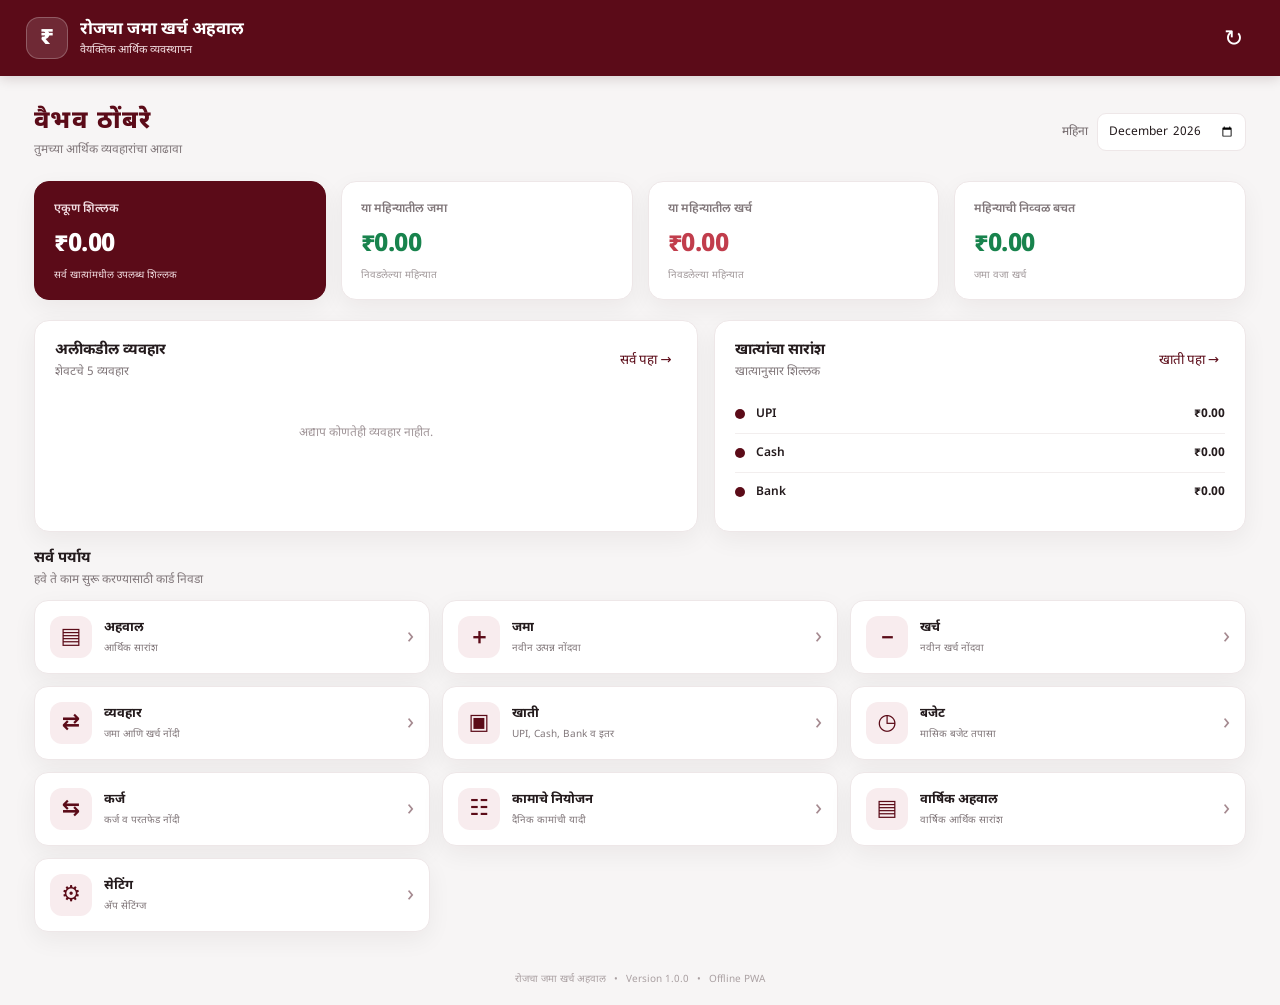
<file: index.html>
<!DOCTYPE html>
<html lang="mr">
<head>
  <meta charset="UTF-8">
  <meta name="viewport" content="width=device-width, initial-scale=1.0">
  <meta name="theme-color" content="#5b0b18">
  <meta name="description" content="रोजचा जमा खर्च अहवाल - Offline Personal Finance App">
  <title>रोजचा जमा खर्च अहवाल</title>
  <link rel="stylesheet" href="style.css">
<link rel="manifest" href="./manifest.json">
<meta name="theme-color" content="#5b0b18">
<meta name="mobile-web-app-capable" content="yes">
<link rel="icon" type="image/png" sizes="192x192"
      href="./icons/icon-192.png">
<link rel="apple-touch-icon" href="./icons/icon-192.png">

</head>

<body>
  <header class="topbar">
    <div class="brand">
      <div class="brand-mark">₹</div>
      <div>
        <div class="brand-title">रोजचा जमा खर्च अहवाल</div>
        <div class="brand-subtitle">वैयक्तिक आर्थिक व्यवस्थापन</div>
      </div>
    </div>

    <button class="icon-btn" id="refreshBtn"
      title="रिफ्रेश" aria-label="रिफ्रेश">↻</button>
  </header>

  <div class="app-shell">
    <main class="main-content">

      <!-- DASHBOARD -->
      <section id="dashboardPage" class="page active">

        <div class="page-heading">
          <div>
            <h1 class="eyebrow">वैभव ठोंबरे</h1>
            <p class="muted">तुमच्या आर्थिक व्यवहारांचा आढावा</p>
          </div>

          <div class="month-select">
            <label for="dashboardMonth">महिना</label>
            <input type="month" id="dashboardMonth">
          </div>
        </div>

        <!-- SUMMARY CARDS -->
        <div class="summary-grid">
          <article class="summary-card balance-card">
            <div class="summary-label">एकूण शिल्लक</div>
            <div class="summary-value" id="totalBalance">₹0.00</div>
            <div class="summary-note">सर्व खात्यांमधील उपलब्ध शिल्लक</div>
          </article>

          <article class="summary-card">
            <div class="summary-label">या महिन्यातील जमा</div>
            <div class="summary-value positive" id="monthIncome">₹0.00</div>
            <div class="summary-note">निवडलेल्या महिन्यात</div>
          </article>

          <article class="summary-card">
            <div class="summary-label">या महिन्यातील खर्च</div>
            <div class="summary-value negative" id="monthExpense">₹0.00</div>
            <div class="summary-note">निवडलेल्या महिन्यात</div>
          </article>

          <article class="summary-card">
            <div class="summary-label">महिन्याची निव्वळ बचत</div>
            <div class="summary-value" id="monthNet">₹0.00</div>
            <div class="summary-note">जमा वजा खर्च</div>
          </article>
        </div>

        <!-- RECENT TRANSACTIONS AND ACCOUNTS -->
        <div class="content-grid">
          <article class="panel">
            <div class="panel-heading">
              <div>
                <h2>अलीकडील व्यवहार</h2>
                <p class="muted">शेवटचे 5 व्यवहार</p>
              </div>
              <button class="text-btn" data-goto="transactions">
                सर्व पहा →
              </button>
            </div>

            <div id="recentTransactions" class="transaction-list">
              <div class="empty-state">अद्याप कोणतेही व्यवहार नाहीत.</div>
            </div>
          </article>

          <article class="panel">
            <div class="panel-heading">
              <div>
                <h2>खात्यांचा सारांश</h2>
                <p class="muted">खात्यानुसार शिल्लक</p>
              </div>
              <button class="text-btn" data-goto="accounts">
                खाती पहा →
              </button>
            </div>

            <div id="accountSummary" class="account-list">
              <div class="empty-state">खाती उपलब्ध नाहीत.</div>
            </div>
          </article>
        </div>

        <!-- NAVIGATION CARDS -->
        <section class="navigation-section"
          aria-labelledby="navigationTitle">

          <div class="panel-heading navigation-heading">
            <div>
              <h2 id="navigationTitle">सर्व पर्याय</h2>
              <p class="muted">हवे ते काम सुरू करण्यासाठी कार्ड निवडा</p>
            </div>
          </div>

          <div class="navigation-cards">

            
<button class="navigation-card" data-goto="reports">
  <span class="navigation-icon">▤</span>
  <span class="navigation-copy">
    <b>अहवाल</b>
    <small>आर्थिक सारांश</small>
  </span>
  <span class="navigation-arrow">›</span>
</button>

            <button class="navigation-card" data-goto="income">
              <span class="navigation-icon income-icon">＋</span>
              <span class="navigation-copy">
                <b>जमा</b>
                <small>नवीन उत्पन्न नोंदवा</small>
              </span>
              <span class="navigation-arrow">›</span>
            </button>

            <button class="navigation-card" data-goto="expense">
              <span class="navigation-icon expense-icon">－</span>
              <span class="navigation-copy">
                <b>खर्च</b>
                <small>नवीन खर्च नोंदवा</small>
              </span>
              <span class="navigation-arrow">›</span>
            </button>

            <button class="navigation-card" data-goto="transactions">
              <span class="navigation-icon">⇄</span>
              <span class="navigation-copy">
                <b>व्यवहार</b>
                <small>जमा आणि खर्च नोंदी</small>
              </span>
              <span class="navigation-arrow">›</span>
            </button>

            <button class="navigation-card" data-goto="accounts">
              <span class="navigation-icon">▣</span>
              <span class="navigation-copy">
                <b>खाती</b>
                <small>UPI, Cash, Bank व इतर</small>
              </span>
              <span class="navigation-arrow">›</span>
            </button>

            <button class="navigation-card" data-goto="budgets">
              <span class="navigation-icon budget-icon">◷</span>
              <span class="navigation-copy">
                <b>बजेट</b>
                <small>मासिक बजेट तपासा</small>
              </span>
              <span class="navigation-arrow">›</span>
            </button>

            <button class="navigation-card" data-goto="lending">
              <span class="navigation-icon">⇆</span>
              <span class="navigation-copy">
                <b>कर्ज</b>
                <small>कर्ज व परतफेड नोंदी</small>
              </span>
              <span class="navigation-arrow">›</span>
            </button>

            <button class="navigation-card" data-goto="workplan">
              <span class="navigation-icon">☷</span>
              <span class="navigation-copy">
                <b>कामाचे नियोजन</b>
                <small>दैनिक कामांची यादी</small>
              </span>
              <span class="navigation-arrow">›</span>
            </button>

            <button class="navigation-card" data-goto="monthly-summary">
              <span class="navigation-icon">▤</span>
              <span class="navigation-copy">
                <b>वार्षिक अहवाल</b>
              <small>वार्षिक आर्थिक सारांश</small>
              </span>
              <span class="navigation-arrow">›</span>
            </button>

            <button class="navigation-card" data-goto="settings">
              <span class="navigation-icon">⚙</span>
              <span class="navigation-copy">
                <b>सेटिंग</b>
                <small>अ‍ॅप सेटिंग्ज</small>
              </span>
              <span class="navigation-arrow">›</span>
            </button>

          </div>
        </section>
      </section>
      <!-- DASHBOARD SECTION CLOSED -->

      <!-- MODULE PAGE -->
      <section id="modulePage" class="page">
        <div class="page-heading">
          <div>
            <p class="eyebrow">RJKA PERSONAL FINANCE</p>
            <h1 id="moduleTitle">मॉड्यूल</h1>
          </div>
        </div>

        <article class="panel module-panel">
          <div class="module-symbol" id="moduleSymbol">⌁</div>

          <h2 id="moduleHeading">मॉड्यूल तयार होत आहे</h2>

          <p id="moduleDescription" class="muted">
            या मॉड्यूलची कार्यक्षमता पुढील टप्प्यात जोडली जाईल.
          </p>

          <div class="module-note">
            <b>Core Foundation तयार आहे.</b>
            <br>
            या टप्प्यात अ‍ॅपचे मुख्य लेआउट, नेव्हिगेशन,
            डेटा स्टोरेज आणि डॅशबोर्डची मूलभूत रचना तयार केली आहे.
          </div>

          <button class="primary-btn" data-goto="dashboard">
            डॅशबोर्डवर परत जा
          </button>
        </article>
      </section>

      <footer class="app-footer">
        रोजचा जमा खर्च अहवाल
        <span>•</span> Version 1.0.0
        <span>•</span> Offline PWA
      </footer>

    </main>
  </div>

  <script src="app.js"></script>
  
<script>
if ("serviceWorker" in navigator) {
  window.addEventListener("load", () => {
    navigator.serviceWorker.register("./sw.js", {
      scope: "./"
    }).then((registration) => {
      console.log("RJKA PWA ready", registration.scope);
    }).catch((error) => {
      console.error("PWA registration failed", error);
    });
  });
}
</script>
</body>
</html>
</file>
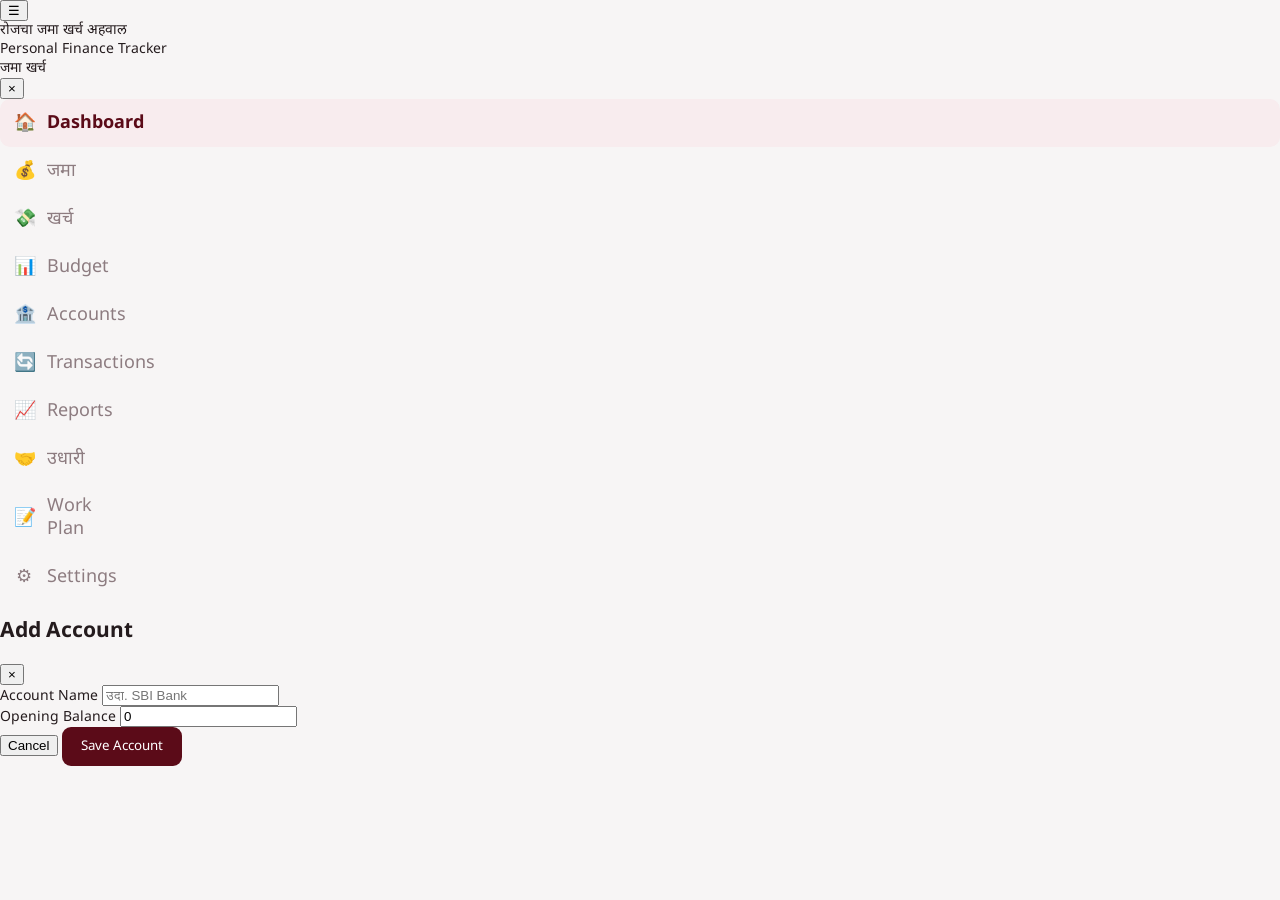
<file: Index.html>
<!DOCTYPE html>
<html lang="mr">

<head>
    <meta charset="UTF-8">

    <meta name="viewport"
          content="width=device-width, initial-scale=1.0">

    <meta name="theme-color"
          content="#5b0b18">

    <meta name="description"
          content="रोजचा जमा खर्च अहवाल - Personal Finance Tracker">

    <title>रोजचा जमा खर्च अहवाल</title>

    <link rel="stylesheet" href="style.css">
</head>

<body>

<!-- =====================================================
     APP HEADER
===================================================== -->

<header class="app-header">

    <div class="header-left">

        <button class="menu-btn"
                id="menuBtn"
                aria-label="Menu">
            ☰
        </button>

        <div>
            <div class="app-title">
                रोजचा जमा खर्च अहवाल
            </div>

            <div class="app-subtitle">
                Personal Finance Tracker
            </div>
        </div>

    </div>

</header>


<!-- =====================================================
     SIDE MENU
===================================================== -->

<div class="menu-overlay"
     id="menuOverlay"></div>

<aside class="side-menu"
       id="sideMenu">

    <div class="side-menu-header">

        <div class="side-menu-title">
            जमा खर्च
        </div>

        <button class="close-menu"
                id="closeMenu">
            ×
        </button>

    </div>


    <nav class="side-nav">

        <button class="nav-item active"
                data-page="dashboard">
            <span>🏠</span>
            <span>Dashboard</span>
        </button>

        <button class="nav-item"
                data-page="income">
            <span>💰</span>
            <span>जमा</span>
        </button>

        <button class="nav-item"
                data-page="expense">
            <span>💸</span>
            <span>खर्च</span>
        </button>

        <button class="nav-item"
                data-page="budget">
            <span>📊</span>
            <span>Budget</span>
        </button>

        <button class="nav-item"
                data-page="accounts">
            <span>🏦</span>
            <span>Accounts</span>
        </button>

        <button class="nav-item"
                data-page="transactions">
            <span>🔄</span>
            <span>Transactions</span>
        </button>

        <button class="nav-item"
                data-page="reports">
            <span>📈</span>
            <span>Reports</span>
        </button>

        <button class="nav-item"
                data-page="lending">
            <span>🤝</span>
            <span>उधारी</span>
        </button>

        <button class="nav-item"
                data-page="workplan">
            <span>📝</span>
            <span>Work Plan</span>
        </button>

        <button class="nav-item"
                data-page="settings">
            <span>⚙️</span>
            <span>Settings</span>
        </button>

    </nav>

</aside>


<!-- =====================================================
     MAIN CONTENT
===================================================== -->

<main class="main-container">


    <!-- =================================================
         DASHBOARD
    ================================================== -->

    <section id="dashboardPage"
             class="page active-page">

        <div class="page-heading">

            <div>
                <h1>Dashboard</h1>

                <p id="currentDate">
                    आजचा आर्थिक आढावा
                </p>
            </div>

        </div>


        <!-- TODAY -->

        <div class="section-title">
            आजचा आढावा
        </div>

        <div class="summary-grid">

            <div class="summary-card income-card">

                <div class="summary-icon">
                    💰
                </div>

                <div class="summary-label">
                    आजचा जमा
                </div>

                <div class="summary-value"
                     id="todayIncome">
                    ₹0
                </div>

            </div>


            <div class="summary-card expense-card">

                <div class="summary-icon">
                    💸
                </div>

                <div class="summary-label">
                    आजचा खर्च
                </div>

                <div class="summary-value"
                     id="todayExpense">
                    ₹0
                </div>

            </div>


            <div class="summary-card balance-card">

                <div class="summary-icon">
                    💵
                </div>

                <div class="summary-label">
                    आजची शिल्लक
                </div>

                <div class="summary-value"
                     id="todayBalance">
                    ₹0
                </div>

            </div>

        </div>


        <!-- MONTH -->

        <div class="section-title">
            या महिन्याचा आढावा
        </div>

        <div class="summary-grid">

            <div class="summary-card">

                <div class="summary-label">
                    महिन्याचा जमा
                </div>

                <div class="summary-value"
                     id="monthIncome">
                    ₹0
                </div>

            </div>


            <div class="summary-card">

                <div class="summary-label">
                    महिन्याचा खर्च
                </div>

                <div class="summary-value"
                     id="monthExpense">
                    ₹0
                </div>

            </div>


            <div class="summary-card">

                <div class="summary-label">
                    महिन्याची शिल्लक
                </div>

                <div class="summary-value"
                     id="monthBalance">
                    ₹0
                </div>

            </div>

        </div>


        <!-- BUDGET -->

        <div class="section-title">
            Budget vs Expense
        </div>

        <div class="budget-overview-card">

            <div class="budget-row">

                <div>
                    <span class="small-label">
                        Monthly Budget
                    </span>

                    <strong id="totalBudget">
                        ₹0
                    </strong>
                </div>

                <div>
                    <span class="small-label">
                        Actual Expense
                    </span>

                    <strong id="totalBudgetExpense">
                        ₹0
                    </strong>
                </div>

                <div>
                    <span class="small-label">
                        Remaining
                    </span>

                    <strong id="totalBudgetRemaining">
                        ₹0
                    </strong>
                </div>

            </div>


            <div class="progress-container">

                <div class="progress-track">

                    <div class="progress-bar"
                         id="totalBudgetProgress"
                         style="width:0%">
                    </div>

                </div>

                <div class="progress-text"
                     id="totalBudgetPercent">
                    0% used
                </div>

            </div>

        </div>


        <!-- QUICK ACTIONS -->

        <div class="section-title">
            Quick Actions
        </div>

        <div class="quick-actions">

            <button class="quick-btn"
                    data-page="income">

                <span>➕</span>
                <span>जमा नोंदवा</span>

            </button>

            <button class="quick-btn"
                    data-page="expense">

                <span>➖</span>
                <span>खर्च नोंदवा</span>

            </button>

            <button class="quick-btn"
                    data-page="budget">

                <span>📊</span>
                <span>Budget</span>

            </button>

            <button class="quick-btn"
                    data-page="accounts">

                <span>🏦</span>
                <span>Accounts</span>

            </button>

        </div>


        <!-- CATEGORY COMPARISON -->

        <div class="section-title">
            Category-wise Budget vs Expense
        </div>

        <div id="dashboardCategoryComparison"
             class="comparison-list">

            <div class="empty-state">
                Budget आणि Expense data उपलब्ध नाही.
            </div>

        </div>

    </section>


    <!-- =================================================
         PLACEHOLDER PAGES
    ================================================== -->

    <section id="incomePage"
             class="page">

        <div class="page-heading">
            <h1>जमा</h1>
            <p>जमा नोंद व्यवस्थापन</p>
        </div>

        <div class="coming-card">
            <div class="coming-icon">💰</div>
            <h2>जमा Module</h2>
            <p>
                या module मध्ये जमा entries,
                amount, date आणि account व्यवस्थापन जोडले जाईल.
            </p>
        </div>

    </section>


    <section id="expensePage"
             class="page">

        <div class="page-heading">
            <h1>खर्च</h1>
            <p>खर्च नोंद व्यवस्थापन</p>
        </div>

        <div class="coming-card">
            <div class="coming-icon">💸</div>
            <h2>खर्च Module</h2>
            <p>
                Category-wise खर्च आणि Budget comparison
                येथे जोडले जाईल.
            </p>
        </div>

    </section>


    <section id="budgetPage"
             class="page">

        <div class="page-heading">
            <h1>Budget</h1>
            <p>Monthly Budget Management</p>
        </div>

        <div class="coming-card">
            <div class="coming-icon">📊</div>
            <h2>Budget Module</h2>
            <p>
                प्रत्येक category साठी budget आणि
                actual expense automatic compare केले जाईल.
            </p>
        </div>

    </section>


    <section id="accountsPage"
             class="page">

        <div class="page-heading">
            <h1>Accounts</h1>
            <p>तुमचे आर्थिक Accounts</p>
        </div>

        <div id="accountsList"
             class="accounts-list">
        </div>

        <button class="primary-btn"
                id="addAccountBtn">
            ＋ Add Account
        </button>

    </section>


    <section id="transactionsPage"
             class="page">

        <div class="page-heading">
            <h1>Transactions</h1>
            <p>सर्व जमा आणि खर्च व्यवहार</p>
        </div>

        <div class="coming-card">
            <div class="coming-icon">🔄</div>
            <h2>Transactions Module</h2>
            <p>
                सर्व financial transactions साठी
                Central transaction system वापरले जाईल.
            </p>
        </div>

    </section>


    <section id="reportsPage"
             class="page">

        <div class="page-heading">
            <h1>Reports</h1>
            <p>आर्थिक अहवाल</p>
        </div>

        <div class="coming-card">
            <div class="coming-icon">📈</div>
            <h2>Reports Module</h2>
            <p>
                Daily, Monthly, Yearly आणि
                Category-wise reports येथे असतील.
            </p>
        </div>

    </section>


    <section id="lendingPage"
             class="page">

        <div class="page-heading">
            <h1>उधारी</h1>
            <p>Lending & Repayment</p>
        </div>

        <div class="coming-card">
            <div class="coming-icon">🤝</div>
            <h2>उधारी Module</h2>
            <p>
                दिलेली / घेतलेली रक्कम आणि
                date-wise repayment tracking.
            </p>
        </div>

    </section>


    <section id="workplanPage"
             class="page">

        <div class="page-heading">
            <h1>Work Plan</h1>
            <p>Daily Work Planning</p>
        </div>

        <div class="coming-card">
            <div class="coming-icon">📝</div>
            <h2>Work Plan</h2>
            <p>
                Date-wise tasks, priority, time आणि
                completed checklist.
            </p>
        </div>

    </section>


    <section id="settingsPage"
             class="page">

        <div class="page-heading">
            <h1>Settings</h1>
            <p>App Settings</p>
        </div>

        <div class="coming-card">
            <div class="coming-icon">⚙️</div>
            <h2>Settings</h2>
            <p>
                पुढील modules मध्ये app settings
                आणि data management जोडले जाईल.
            </p>
        </div>

    </section>

</main>


<!-- =====================================================
     ADD ACCOUNT MODAL
===================================================== -->

<div class="modal-overlay"
     id="accountModal">

    <div class="modal">

        <div class="modal-header">

            <h2>Add Account</h2>

            <button class="modal-close"
                    id="closeAccountModal">
                ×
            </button>

        </div>


        <form id="accountForm">

            <div class="form-group">

                <label for="accountName">
                    Account Name
                </label>

                <input type="text"
                       id="accountName"
                       placeholder="उदा. SBI Bank"
                       required>

            </div>


            <div class="form-group">

                <label for="openingBalance">
                    Opening Balance
                </label>

                <input type="number"
                       id="openingBalance"
                       min="0"
                       step="0.01"
                       value="0"
                       required>

            </div>


            <div class="modal-actions">

                <button type="button"
                        class="secondary-btn"
                        id="cancelAccount">
                    Cancel
                </button>

                <button type="submit"
                        class="primary-btn">
                    Save Account
                </button>

            </div>

        </form>

    </div>

</div>


<!-- =====================================================
     APP JS
===================================================== -->

<script src="app.js"></script>

</body>
</html>
</file>
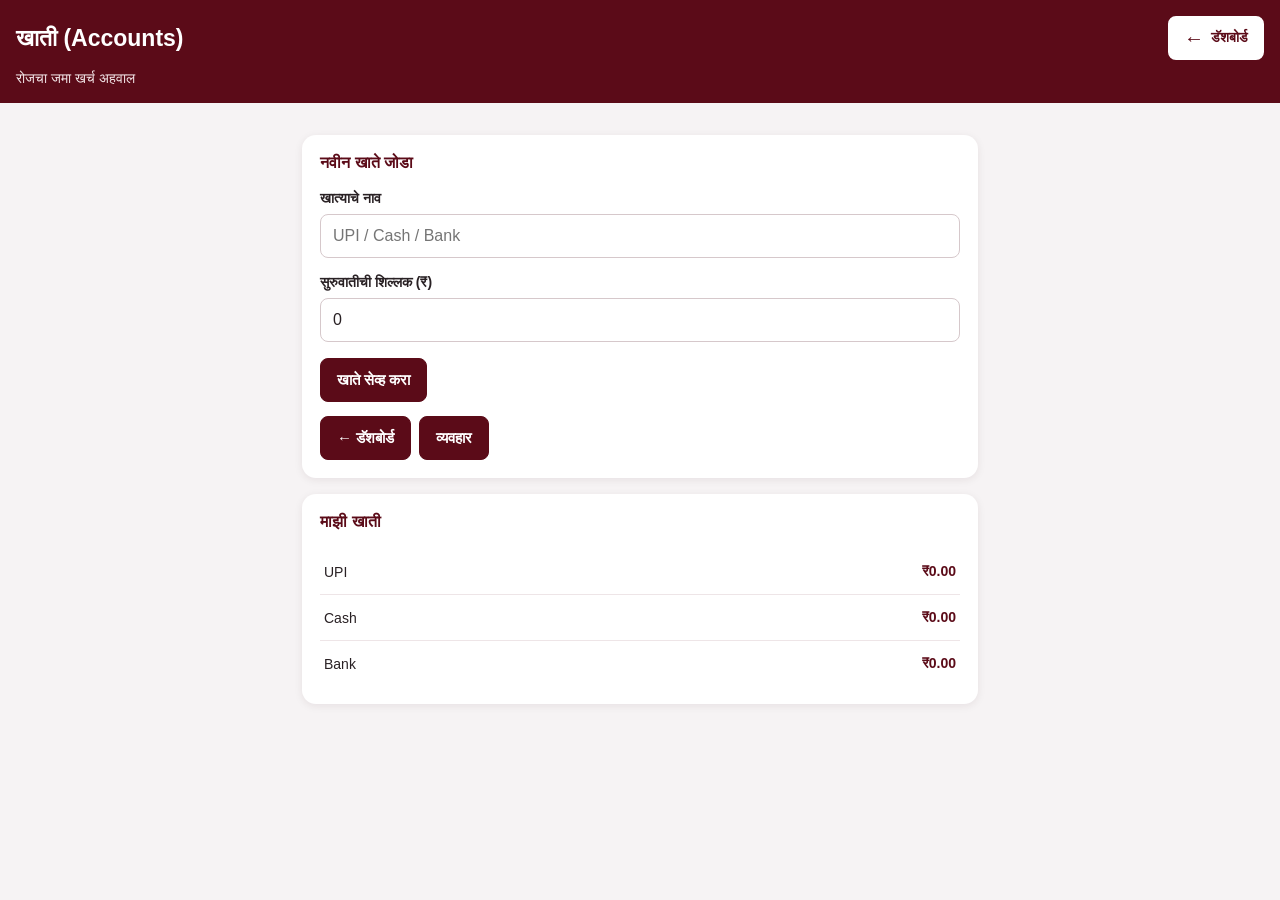
<file: account.html>
<!DOCTYPE html>
<html lang="mr">
<head>
  <link rel="manifest" href="./manifest.json">
  <meta charset="UTF-8">
  <meta name="viewport" content="width=device-width, initial-scale=1">
  <meta name="theme-color" content="#5b0b18">

  <title>खाती | रोजचा जमा खर्च अहवाल</title>

  <link rel="stylesheet" href="./style.css">

  <style>
    * {
      box-sizing: border-box;
    }

    body {
      margin: 0;
      background: #f6f3f4;
      color: #292124;
      font-family: Arial, sans-serif;
    }

    header {
      background: #5b0b18;
      color: #ffffff;
      padding: 16px;
    }

    .header-top {
      display: flex;
      justify-content: space-between;
      align-items: center;
      flex-wrap: wrap;
      gap: 12px;
    }

    header h2 {
      margin: 0;
      font-size: 23px;
    }

    .header-subtitle {
      margin-top: 10px;
      font-size: 14px;
      color: #f5e8ea;
    }

    main {
      width: 100%;
      max-width: 700px;
      margin: 20px auto;
      padding: 12px;
    }

    .card {
      background: #ffffff;
      padding: 18px;
      margin-bottom: 16px;
      border-radius: 14px;
      box-shadow: 0 2px 8px rgba(50, 10, 20, 0.08);
    }

    .card h3 {
      margin-top: 0;
      margin-bottom: 18px;
      color: #5b0b18;
    }

    label {
      display: block;
      margin-bottom: 6px;
      font-weight: 600;
    }

    input {
      display: block;
      width: 100%;
      padding: 12px;
      margin: 7px 0 16px;
      border: 1px solid #d6c8cb;
      border-radius: 8px;
      background: #ffffff;
      color: #292124;
      font-size: 16px;
    }

    input:focus {
      outline: 2px solid #5b0b18;
      outline-offset: 1px;
    }

    /* सर्व बटणांसाठी एकसारखा मरून रंग */
    .btn,
    button {
      display: inline-flex;
      justify-content: center;
      align-items: center;
      gap: 7px;
      min-height: 44px;
      padding: 11px 16px;
      background: #5b0b18;
      color: #ffffff !important;
      border: 1px solid #5b0b18;
      border-radius: 8px;
      font-size: 15px;
      font-weight: 600;
      text-align: center;
      text-decoration: none !important;
      cursor: pointer;
      transition: background 0.2s ease;
    }

    .btn:hover,
    button:hover {
      background: #7a1728;
      border-color: #7a1728;
      color: #ffffff !important;
    }

    .btn:active,
    button:active {
      background: #430712;
    }

    /* Header मधील डॅशबोर्ड बटण */
    .dashboard-btn {
      display: inline-flex;
      align-items: center;
      justify-content: center;
      gap: 7px;
      min-height: 42px;
      padding: 10px 14px;
      background: #ffffff;
      color: #5b0b18 !important;
      border: 2px solid #ffffff;
      border-radius: 8px;
      font-size: 14px;
      font-weight: 700;
      text-decoration: none !important;
      white-space: nowrap;
      flex-shrink: 0;
    }

    .dashboard-btn:hover {
      background: #f4e7e9;
      color: #5b0b18 !important;
    }

    .button-group {
      display: flex;
      flex-wrap: wrap;
      gap: 8px;
      margin-top: 14px;
    }

    .button-group .btn {
      margin: 0;
    }

    .account {
      padding: 14px 4px;
      border-bottom: 1px solid #eee5e7;
      display: flex;
      justify-content: space-between;
      align-items: center;
      gap: 12px;
    }

    .account:last-child {
      border-bottom: none;
    }

    .account strong {
      color: #5b0b18;
      white-space: nowrap;
    }

    #msg {
      color: #5b0b18;
      font-weight: 600;
      overflow-wrap: anywhere;
    }

    small {
      color: #76696c;
    }

    @media (max-width: 480px) {
      header {
        padding: 14px;
      }

      header h2 {
        font-size: 20px;
      }

      .header-top {
        align-items: center;
      }

      .dashboard-btn {
        padding: 9px 11px;
        font-size: 13px;
      }

      main {
        margin: 12px auto;
        padding: 10px;
      }

      .card {
        padding: 15px;
      }

      .button-group .btn {
        flex: 1 1 auto;
      }
    }
  </style>
</head>

<body>

<header>
  <div class="header-top">
    <h2>खाती (Accounts)</h2>

    <a href="./index.html" class="dashboard-btn">
      <span aria-hidden="true">←</span>
      डॅशबोर्ड
    </a>
  </div>

  <div class="header-subtitle">
    रोजचा जमा खर्च अहवाल
  </div>
</header>

<main>

  <section class="card">
    <h3>नवीन खाते जोडा</h3>

    <form id="accountForm">
      <label for="name">खात्याचे नाव</label>
      <input
        id="name"
        type="text"
        required
        maxlength="60"
        placeholder="UPI / Cash / Bank"
      >

      <label for="balance">सुरुवातीची शिल्लक (₹)</label>
      <input
        id="balance"
        type="number"
        min="0"
        step="0.01"
        value="0"
        required
      >

      <button type="submit">खाते सेव्ह करा</button>
    </form>

    <p id="msg" role="status" aria-live="polite"></p>

    <div class="button-group">
      <a class="btn" href="./index.html">← डॅशबोर्ड</a>
      <a class="btn" href="./transactions.html">व्यवहार</a>
    </div>
  </section>

  <section class="card">
    <h3>माझी खाती</h3>
    <div id="list"></div>
  </section>

</main>

<script>
"use strict";

const K = {
  transactions: "RJKA_v1_transactions",
  accounts: "RJKA_v1_accounts",
  budgets: "RJKA_v1_budgets",
  lending: "RJKA_v1_lending",
  workplan: "RJKA_v1_workplan",
  settings: "RJKA_v1_settings"
};

function read(key, fallback) {
  try {
    const value = JSON.parse(localStorage.getItem(key));
    return Array.isArray(value) ? value : fallback;
  } catch (e) {
    return fallback;
  }
}

function save(key, value) {
  localStorage.setItem(key, JSON.stringify(value));
}

function init() {
  let accounts = read(K.accounts, null);

  if (!accounts || accounts.length === 0) {
    accounts = [
      {
        id: "RJKA-ACC-001",
        name: "UPI",
        openingBalance: 0
      },
      {
        id: "RJKA-ACC-002",
        name: "Cash",
        openingBalance: 0
      },
      {
        id: "RJKA-ACC-003",
        name: "Bank",
        openingBalance: 0
      }
    ];

    save(K.accounts, accounts);
  }

  if (localStorage.getItem(K.transactions) === null) {
    save(K.transactions, []);
  }

  if (localStorage.getItem(K.budgets) === null) {
    save(K.budgets, []);
  }

  if (localStorage.getItem(K.lending) === null) {
    save(K.lending, []);
  }

  if (localStorage.getItem(K.workplan) === null) {
    save(K.workplan, []);
  }

  if (localStorage.getItem(K.settings) === null) {
    save(K.settings, {
      currency: "₹",
      firstDayOfWeek: "monday",
      financialYearStartMonth: 4
    });
  }
}

function money(n) {
  return "₹" + (Number(n) || 0).toLocaleString("en-IN", {
    minimumFractionDigits: 2,
    maximumFractionDigits: 2
  });
}

function render() {
  const accounts = read(K.accounts, []);
  const txs = read(K.transactions, []);
  const list = document.getElementById("list");

  list.replaceChildren();

  if (!accounts.length) {
    list.textContent = "खाती उपलब्ध नाहीत.";
    return;
  }

  accounts.forEach(a => {
    const movement = txs.reduce((sum, t) => {
      if (t.accountId !== a.id) return sum;

      const amount = Number(t.amount) || 0;

      if (t.type === "income") return sum + amount;
      if (t.type === "expense") return sum - amount;

      return sum;
    }, 0);

    const row = document.createElement("div");
    row.className = "account";

    const title = document.createElement("span");
    title.textContent = a.name;

    const amount = document.createElement("strong");
    amount.textContent = money(
      (Number(a.openingBalance) || 0) + movement
    );

    row.append(title, amount);
    list.append(row);
  });
}

document
  .getElementById("accountForm")
  .addEventListener("submit", function(e) {
    e.preventDefault();

    const name = document.getElementById("name").value.trim();
    const balance = Number(
      document.getElementById("balance").value
    );

    const msg = document.getElementById("msg");

    if (!name || !Number.isFinite(balance) || balance < 0) {
      msg.textContent = "कृपया खात्याचे नाव आणि योग्य शिल्लक भरा.";
      return;
    }

    const accounts = read(K.accounts, []);

    if (
      accounts.some(
        a => String(a.name).trim().toLowerCase() === name.toLowerCase()
      )
    ) {
      msg.textContent = "हे खाते आधीपासून आहे.";
      return;
    }

    accounts.push({
      id: "RJKA-ACC-" + Date.now(),
      name: name,
      openingBalance: balance
    });

    try {
      save(K.accounts, accounts);

      document.getElementById("name").value = "";
      document.getElementById("balance").value = "0";

      msg.textContent = "खाते यशस्वीरीत्या सेव्ह झाले.";
      render();
    } catch (error) {
      msg.textContent = "खाते सेव्ह करता आले नाही. कृपया पुन्हा प्रयत्न करा.";
    }
  });

try {
  init();
  render();
} catch (e) {
  document.getElementById("list").textContent =
    "त्रुटी: " + e.message;
}
</script>

</body>
</html>
</file>
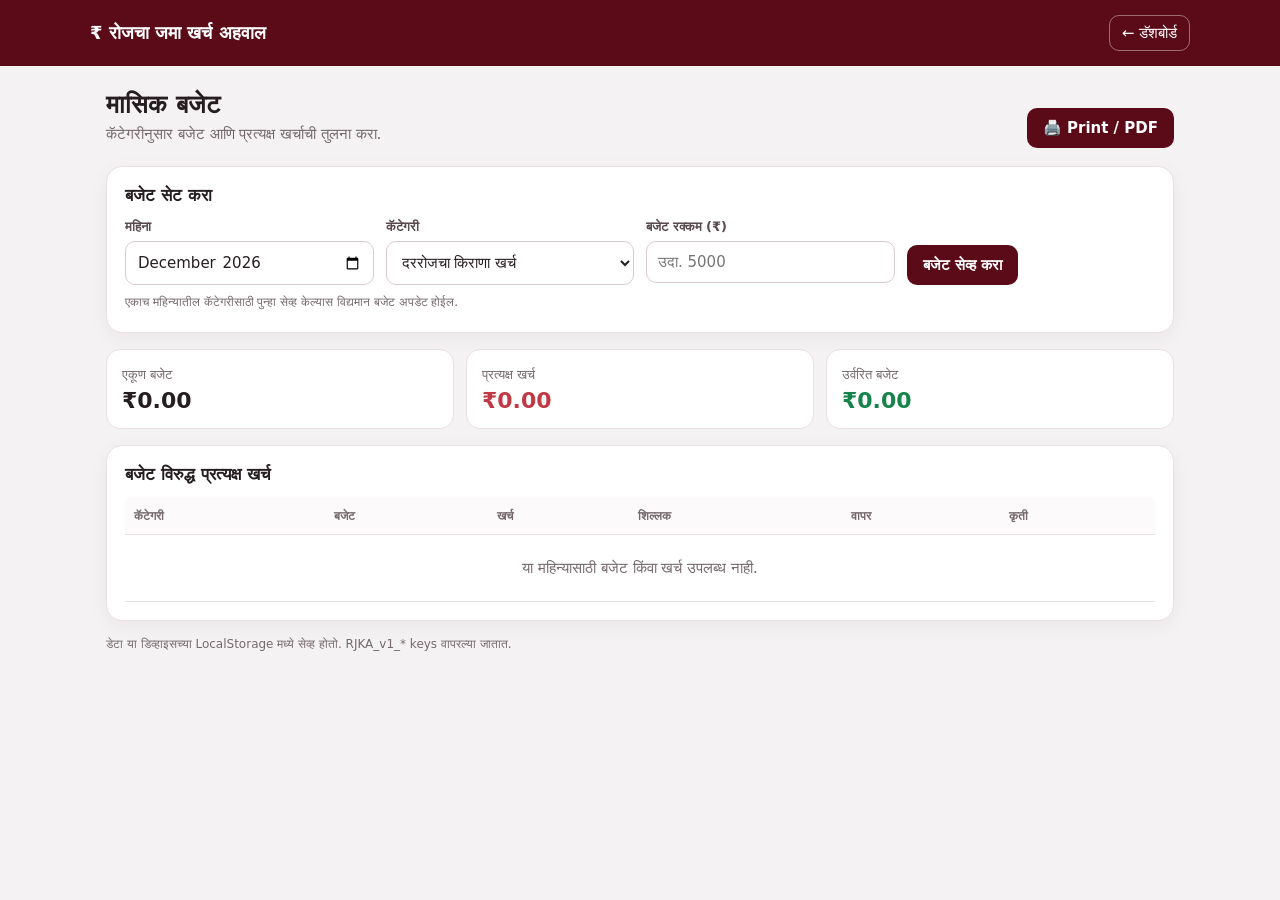
<file: budget.html>
<!doctype html>
<html lang="mr"><head><link rel="manifest" href="./manifest.json">
  <meta charset="utf-8"><meta name="viewport" content="width=device-width,initial-scale=1"><meta name="theme-color" content="#5b0b18"><title>मासिक बजेट | रोजचा जमा खर्च अहवाल</title><style>
:root{--maroon:#5b0b18;--maroon2:#781527;--bg:#f5f2f3;--card:#fff;--text:#261d20;--muted:#75696d;--line:#eadfe2;--green:#16834b;--red:#c03945;--shadow:0 5px 20px #2b10140d}
*{box-sizing:border-box}body{margin:0;background:var(--bg);color:var(--text);font:15px system-ui,-apple-system,"Segoe UI",sans-serif}.top{background:var(--maroon);color:#fff;padding:15px max(18px,calc((100% - 1100px)/2));display:flex;align-items:center;justify-content:space-between;gap:12px}.brand{font-size:18px;font-weight:750}.top a{color:#fff;text-decoration:none;border:1px solid #ffffff66;padding:8px 12px;border-radius:10px}.wrap{max-width:1100px;margin:24px auto;padding:0 16px}.heading{display:flex;justify-content:space-between;align-items:end;gap:12px;flex-wrap:wrap;margin-bottom:18px}h1{font-size:25px;margin:0}p{margin:5px 0;color:var(--muted)}.grid{display:grid;grid-template-columns:repeat(auto-fit,minmax(240px,1fr));gap:14px}.card{background:var(--card);border:1px solid var(--line);border-radius:16px;padding:18px;box-shadow:var(--shadow);margin-bottom:16px}.card h2{font-size:17px;margin:0 0 14px}.form{display:grid;grid-template-columns:repeat(auto-fit,minmax(180px,1fr));gap:12px}.field{display:flex;flex-direction:column;gap:6px}.field label{font-size:13px;font-weight:650;color:#59494e}input,select,textarea{width:100%;border:1px solid #d9cbd0;border-radius:10px;padding:11px;background:white;color:var(--text);font:inherit;min-width:0}textarea{min-height:42px;resize:vertical}.btn{border:0;background:var(--maroon);color:#fff;padding:11px 16px;border-radius:10px;font:inherit;font-weight:700;cursor:pointer}.btn.secondary{background:#f3e8eb;color:var(--maroon)}.btn.danger{background:#fff0f0;color:var(--red)}.actions{display:flex;gap:8px;align-items:end;flex-wrap:wrap}.stats{display:grid;grid-template-columns:repeat(auto-fit,minmax(170px,1fr));gap:12px;margin-bottom:16px}.stat{background:#fff;border:1px solid var(--line);border-radius:14px;padding:15px}.stat small{color:var(--muted)}.stat strong{display:block;font-size:22px;margin-top:5px;overflow-wrap:anywhere}.positive{color:var(--green)}.negative{color:var(--red)}.table-wrap{overflow:auto}table{width:100%;border-collapse:collapse;min-width:620px}th,td{text-align:left;padding:11px 9px;border-bottom:1px solid var(--line);vertical-align:middle}th{font-size:12px;color:var(--muted);background:#fcfafb}td .btn{padding:6px 9px;font-size:12px}.empty{text-align:center;color:var(--muted);padding:24px}.hint{font-size:12px;color:var(--muted);margin-top:10px}.bar{height:9px;border-radius:99px;background:#f0e7e9;overflow:hidden;min-width:90px}.bar span{height:100%;display:block;background:var(--maroon);border-radius:99px}.bar.over span{background:var(--red)}@media(max-width:600px){.wrap{margin:16px auto}.card{padding:14px}.top{padding:13px 15px}h1{font-size:22px}}
@media print {
  @page {
    size: A4 portrait;
    margin: 12mm;
  }

  body {
    background: #fff !important;
    color: #000 !important;
    font-size: 11px;
  }

  .top,
  .heading button,
  #form,
  .hint,
  td button {
    display: none !important;
  }

  .wrap {
    max-width: 100% !important;
    margin: 0 !important;
    padding: 0 !important;
  }

  .heading {
    display: block !important;
    margin-bottom: 16px;
  }

  .heading h1 {
    font-size: 22px;
    margin-bottom: 6px;
  }

  .heading p {
    color: #333 !important;
  }

  .stats {
    grid-template-columns: repeat(3, 1fr) !important;
    gap: 8px;
  }

  .stat,
  .card {
    box-shadow: none !important;
    border: 1px solid #bbb !important;
    border-radius: 4px !important;
    break-inside: avoid;
  }

  .table-wrap {
    overflow: visible !important;
  }

  table {
    width: 100% !important;
    min-width: 0 !important;
    border-collapse: collapse !important;
    font-size: 10px;
  }

  th, td {
    padding: 7px 4px !important;
    border: 1px solid #ccc !important;
    overflow-wrap: anywhere;
  }

  th {
    background: #eee !important;
    color: #000 !important;
    -webkit-print-color-adjust: exact;
    print-color-adjust: exact;
  }

  .bar {
    display: none !important;
  }

  .positive,
  .negative {
    color: #000 !important;
</style></head>
<body><header class="top"><div class="brand">₹ रोजचा जमा खर्च अहवाल</div><a href="index.html">← डॅशबोर्ड</a></header>
<main class="wrap">
<div class="heading">
  <div>
    <h1>मासिक बजेट</h1>
    <p>कॅटेगरीनुसार बजेट आणि प्रत्यक्ष खर्चाची तुलना करा.</p>
  </div>
  <button class="btn" type="button" onclick="window.print()">
    🖨️ Print / PDF
  </button>
</div>
<div id="app"></div><p class="hint">डेटा या डिव्हाइसच्या LocalStorage मध्ये सेव्ह होतो. RJKA_v1_* keys वापरल्या जातात.</p></main><script src="budget.js">
</script></body></html>
</file>
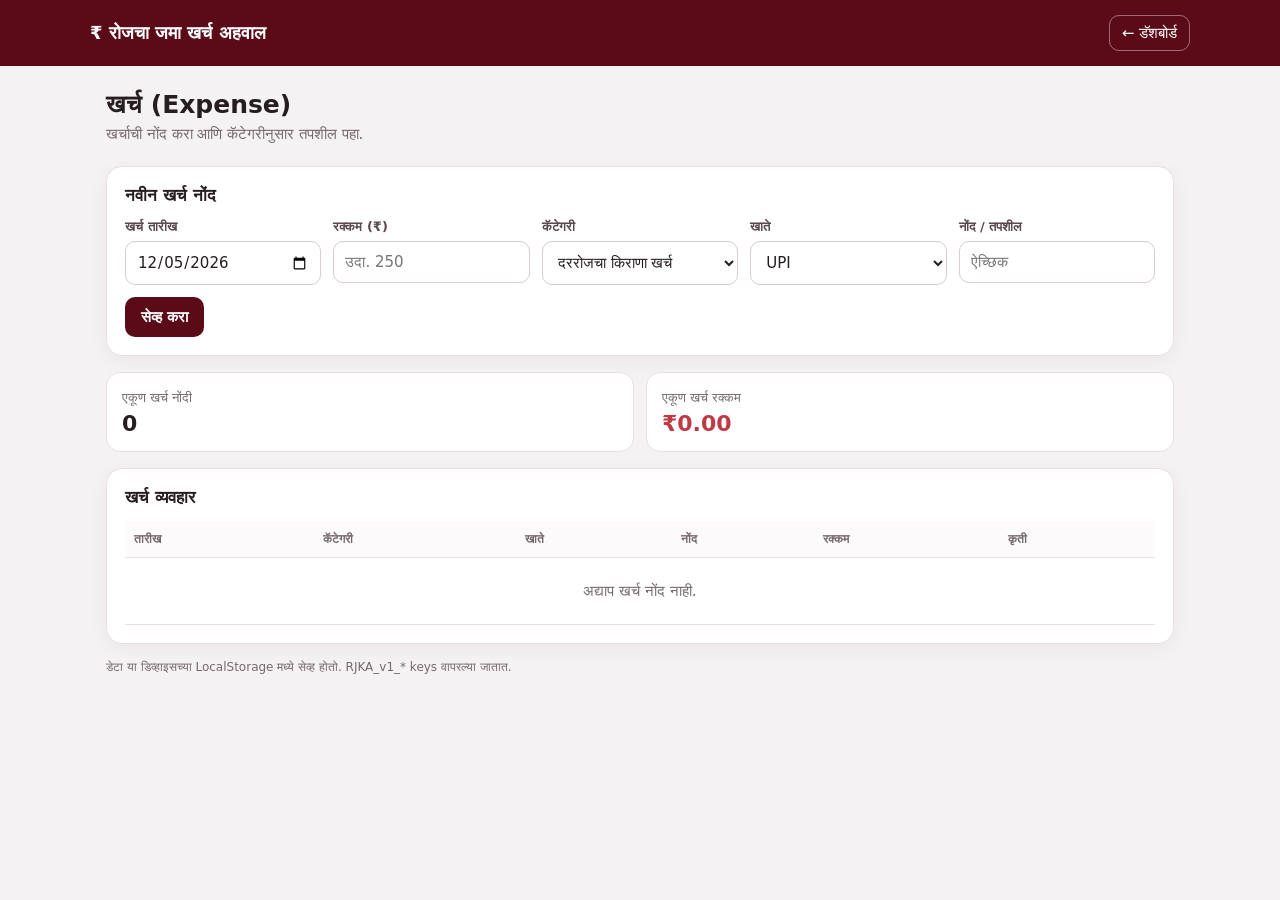
<file: expense.html>
<!doctype html>
<html lang="mr"><head><link rel="manifest" href="./manifest.json">
  <meta charset="utf-8"><meta name="viewport" content="width=device-width,initial-scale=1"><meta name="theme-color" content="#5b0b18"><title>खर्च (Expense) | रोजचा जमा खर्च अहवाल</title><style>
:root{--maroon:#5b0b18;--maroon2:#781527;--bg:#f5f2f3;--card:#fff;--text:#261d20;--muted:#75696d;--line:#eadfe2;--green:#16834b;--red:#c03945;--shadow:0 5px 20px #2b10140d}
*{box-sizing:border-box}body{margin:0;background:var(--bg);color:var(--text);font:15px system-ui,-apple-system,"Segoe UI",sans-serif}.top{background:var(--maroon);color:#fff;padding:15px max(18px,calc((100% - 1100px)/2));display:flex;align-items:center;justify-content:space-between;gap:12px}.brand{font-size:18px;font-weight:750}.top a{color:#fff;text-decoration:none;border:1px solid #ffffff66;padding:8px 12px;border-radius:10px}.wrap{max-width:1100px;margin:24px auto;padding:0 16px}.heading{display:flex;justify-content:space-between;align-items:end;gap:12px;flex-wrap:wrap;margin-bottom:18px}h1{font-size:25px;margin:0}p{margin:5px 0;color:var(--muted)}.grid{display:grid;grid-template-columns:repeat(auto-fit,minmax(240px,1fr));gap:14px}.card{background:var(--card);border:1px solid var(--line);border-radius:16px;padding:18px;box-shadow:var(--shadow);margin-bottom:16px}.card h2{font-size:17px;margin:0 0 14px}.form{display:grid;grid-template-columns:repeat(auto-fit,minmax(180px,1fr));gap:12px}.field{display:flex;flex-direction:column;gap:6px}.field label{font-size:13px;font-weight:650;color:#59494e}input,select,textarea{width:100%;border:1px solid #d9cbd0;border-radius:10px;padding:11px;background:white;color:var(--text);font:inherit;min-width:0}textarea{min-height:42px;resize:vertical}.btn{border:0;background:var(--maroon);color:#fff;padding:11px 16px;border-radius:10px;font:inherit;font-weight:700;cursor:pointer}.btn.secondary{background:#f3e8eb;color:var(--maroon)}.btn.danger{background:#fff0f0;color:var(--red)}.actions{display:flex;gap:8px;align-items:end;flex-wrap:wrap}.stats{display:grid;grid-template-columns:repeat(auto-fit,minmax(170px,1fr));gap:12px;margin-bottom:16px}.stat{background:#fff;border:1px solid var(--line);border-radius:14px;padding:15px}.stat small{color:var(--muted)}.stat strong{display:block;font-size:22px;margin-top:5px;overflow-wrap:anywhere}.positive{color:var(--green)}.negative{color:var(--red)}.table-wrap{overflow:auto}table{width:100%;border-collapse:collapse;min-width:620px}th,td{text-align:left;padding:11px 9px;border-bottom:1px solid var(--line);vertical-align:middle}th{font-size:12px;color:var(--muted);background:#fcfafb}td .btn{padding:6px 9px;font-size:12px}.empty{text-align:center;color:var(--muted);padding:24px}.hint{font-size:12px;color:var(--muted);margin-top:10px}.bar{height:9px;border-radius:99px;background:#f0e7e9;overflow:hidden;min-width:90px}.bar span{height:100%;display:block;background:var(--maroon);border-radius:99px}.bar.over span{background:var(--red)}@media(max-width:600px){.wrap{margin:16px auto}.card{padding:14px}.top{padding:13px 15px}h1{font-size:22px}}
</style></head>
<body><header class="top"><div class="brand">₹ रोजचा जमा खर्च अहवाल</div><a href="index.html">← डॅशबोर्ड</a></header>
<main class="wrap"><div class="heading"><div><h1>खर्च (Expense)</h1><p>खर्चाची नोंद करा आणि कॅटेगरीनुसार तपशील पहा.</p></div></div>
<div id="app"></div><p class="hint">डेटा या डिव्हाइसच्या LocalStorage मध्ये सेव्ह होतो. RJKA_v1_* keys वापरल्या जातात.</p></main><script src="expense.js"></script></body></html>
</file>
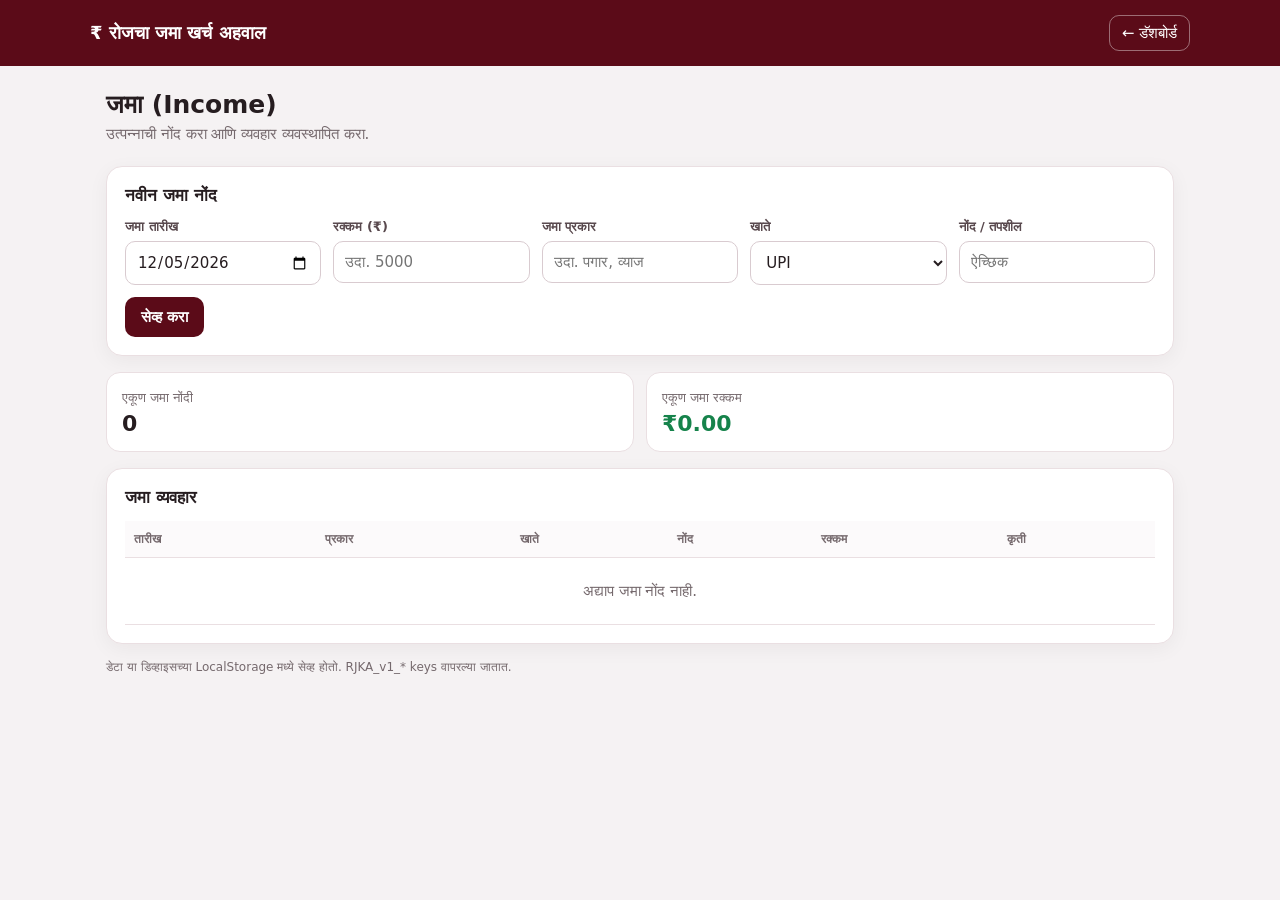
<file: income.html>
<!doctype html>
<html lang="mr"><head><link rel="manifest" href="./manifest.json">
  <meta charset="utf-8"><meta name="viewport" content="width=device-width,initial-scale=1"><meta name="theme-color" content="#5b0b18"><title>जमा (Income) | रोजचा जमा खर्च अहवाल</title><style>
:root{--maroon:#5b0b18;--maroon2:#781527;--bg:#f5f2f3;--card:#fff;--text:#261d20;--muted:#75696d;--line:#eadfe2;--green:#16834b;--red:#c03945;--shadow:0 5px 20px #2b10140d}
*{box-sizing:border-box}body{margin:0;background:var(--bg);color:var(--text);font:15px system-ui,-apple-system,"Segoe UI",sans-serif}.top{background:var(--maroon);color:#fff;padding:15px max(18px,calc((100% - 1100px)/2));display:flex;align-items:center;justify-content:space-between;gap:12px}.brand{font-size:18px;font-weight:750}.top a{color:#fff;text-decoration:none;border:1px solid #ffffff66;padding:8px 12px;border-radius:10px}.wrap{max-width:1100px;margin:24px auto;padding:0 16px}.heading{display:flex;justify-content:space-between;align-items:end;gap:12px;flex-wrap:wrap;margin-bottom:18px}h1{font-size:25px;margin:0}p{margin:5px 0;color:var(--muted)}.grid{display:grid;grid-template-columns:repeat(auto-fit,minmax(240px,1fr));gap:14px}.card{background:var(--card);border:1px solid var(--line);border-radius:16px;padding:18px;box-shadow:var(--shadow);margin-bottom:16px}.card h2{font-size:17px;margin:0 0 14px}.form{display:grid;grid-template-columns:repeat(auto-fit,minmax(180px,1fr));gap:12px}.field{display:flex;flex-direction:column;gap:6px}.field label{font-size:13px;font-weight:650;color:#59494e}input,select,textarea{width:100%;border:1px solid #d9cbd0;border-radius:10px;padding:11px;background:white;color:var(--text);font:inherit;min-width:0}textarea{min-height:42px;resize:vertical}.btn{border:0;background:var(--maroon);color:#fff;padding:11px 16px;border-radius:10px;font:inherit;font-weight:700;cursor:pointer}.btn.secondary{background:#f3e8eb;color:var(--maroon)}.btn.danger{background:#fff0f0;color:var(--red)}.actions{display:flex;gap:8px;align-items:end;flex-wrap:wrap}.stats{display:grid;grid-template-columns:repeat(auto-fit,minmax(170px,1fr));gap:12px;margin-bottom:16px}.stat{background:#fff;border:1px solid var(--line);border-radius:14px;padding:15px}.stat small{color:var(--muted)}.stat strong{display:block;font-size:22px;margin-top:5px;overflow-wrap:anywhere}.positive{color:var(--green)}.negative{color:var(--red)}.table-wrap{overflow:auto}table{width:100%;border-collapse:collapse;min-width:620px}th,td{text-align:left;padding:11px 9px;border-bottom:1px solid var(--line);vertical-align:middle}th{font-size:12px;color:var(--muted);background:#fcfafb}td .btn{padding:6px 9px;font-size:12px}.empty{text-align:center;color:var(--muted);padding:24px}.hint{font-size:12px;color:var(--muted);margin-top:10px}.bar{height:9px;border-radius:99px;background:#f0e7e9;overflow:hidden;min-width:90px}.bar span{height:100%;display:block;background:var(--maroon);border-radius:99px}.bar.over span{background:var(--red)}@media(max-width:600px){.wrap{margin:16px auto}.card{padding:14px}.top{padding:13px 15px}h1{font-size:22px}}
</style></head>
<body><header class="top"><div class="brand">₹ रोजचा जमा खर्च अहवाल</div><a href="index.html">← डॅशबोर्ड</a></header>
<main class="wrap"><div class="heading"><div><h1>जमा (Income)</h1><p>उत्पन्नाची नोंद करा आणि व्यवहार व्यवस्थापित करा.</p></div></div>
<div id="app"></div><p class="hint">डेटा या डिव्हाइसच्या LocalStorage मध्ये सेव्ह होतो. RJKA_v1_* keys वापरल्या जातात.</p></main><script src="income.js"></script></body></html>
</file>
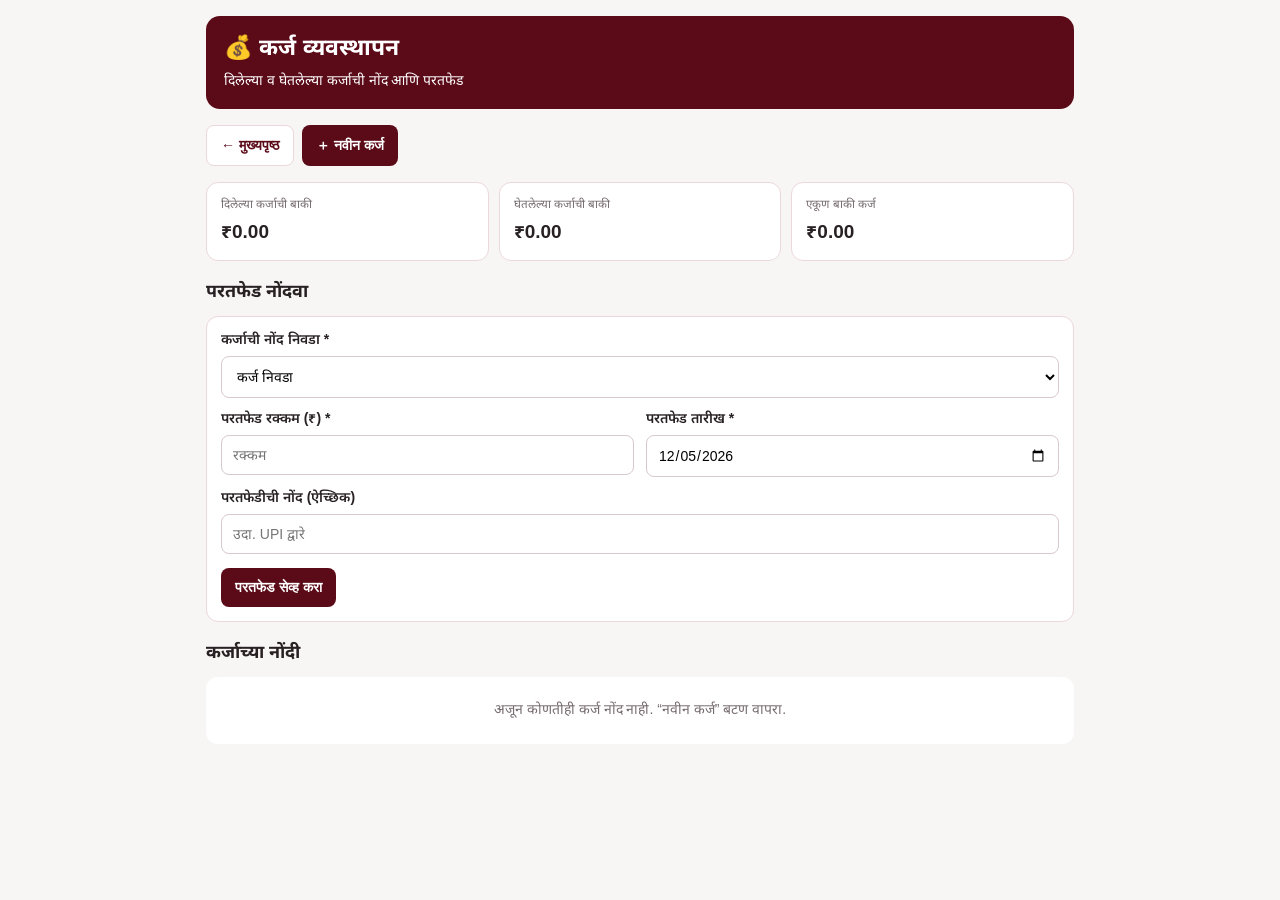
<file: lending.html>
<!DOCTYPE html>
<html lang="mr">
<head>
  <link rel="manifest" href="./manifest.json">
  <meta charset="UTF-8">
  <meta name="viewport" content="width=device-width, initial-scale=1">
  <meta name="theme-color" content="#5b0b18">
  <title>कर्ज | जमा खर्च</title>
  <link rel="stylesheet" href="style.css">
  <style>
    :root {
      --maroon: #5b0b18;
      --light: #fff5f6;
      --border: #ead8dc;
      --text: #282124;
      --muted: #766b6e;
    }

    * { box-sizing: border-box; }

    body {
      margin: 0;
      color: var(--text);
      font-family: Arial, "Noto Sans Devanagari", sans-serif;
      background: #f8f5f5;
    }

    .loan-wrap {
      max-width: 900px;
      margin: auto;
      padding: 16px;
    }

    .loan-header {
      background: var(--maroon);
      color: white;
      padding: 18px;
      border-radius: 14px;
      margin-bottom: 16px;
    }

    .loan-header h1 { margin: 0 0 8px; font-size: 23px; }
    .loan-header p { margin: 0; font-size: 14px; }

    .loan-actions {
      display: flex;
      gap: 8px;
      flex-wrap: wrap;
      margin-bottom: 16px;
    }

    .loan-btn {
      border: 0;
      border-radius: 8px;
      padding: 11px 14px;
      cursor: pointer;
      font-size: 14px;
      font-weight: 600;
    }

    .loan-primary { background: var(--maroon); color: white; }
    .loan-secondary { background: white; color: var(--maroon); border: 1px solid var(--border); }

    .loan-summary {
      display: grid;
      grid-template-columns: repeat(3, minmax(0, 1fr));
      gap: 10px;
      margin-bottom: 18px;
    }

    .loan-stat, .loan-card, .loan-form-card {
      background: white;
      border: 1px solid var(--border);
      border-radius: 12px;
      padding: 14px;
    }

    .loan-stat small { display: block; color: var(--muted); margin-bottom: 8px; }
    .loan-stat strong { font-size: 19px; overflow-wrap: anywhere; }
    .loan-section-title { font-size: 18px; margin: 20px 0 12px; }
    .loan-form-card { margin-bottom: 16px; }

    .loan-grid {
      display: grid;
      grid-template-columns: repeat(2, minmax(0, 1fr));
      gap: 12px;
    }

    .loan-field { display: flex; flex-direction: column; gap: 6px; }
    .loan-field label { font-size: 14px; font-weight: 600; }
    .loan-field input, .loan-field select, .loan-field textarea {
      width: 100%;
      min-width: 0;
      padding: 11px;
      border: 1px solid #d8c9cc;
      border-radius: 8px;
      background: white;
      font: inherit;
    }

    .loan-field textarea { resize: vertical; }
    .loan-full { grid-column: 1 / -1; }
    .loan-list { display: grid; gap: 12px; }

    .loan-card-top {
      display: flex;
      justify-content: space-between;
      gap: 10px;
      align-items: flex-start;
    }

    .loan-card h3 { margin: 0 0 7px; font-size: 17px; }
    .loan-meta { color: var(--muted); font-size: 13px; line-height: 1.7; }
    .loan-badge {
      display: inline-block;
      padding: 5px 8px;
      border-radius: 20px;
      background: var(--light);
      color: var(--maroon);
      font-size: 12px;
      white-space: nowrap;
    }

    .loan-money-row {
      display: flex;
      justify-content: space-between;
      gap: 10px;
      padding-top: 10px;
      margin-top: 10px;
      border-top: 1px solid #f0e5e7;
      font-size: 14px;
    }

    .loan-card-buttons { display: flex; gap: 8px; flex-wrap: wrap; margin-top: 12px; }
    .loan-empty { text-align: center; padding: 24px 12px; color: var(--muted); background: white; border-radius: 12px; }

    @media (max-width: 540px) {
      .loan-summary { grid-template-columns: 1fr; }
      .loan-grid { grid-template-columns: 1fr; }
      .loan-full { grid-column: auto; }
      .loan-stat strong { font-size: 20px; }
    }
  </style>
</head>
<body>
  <main class="loan-wrap">
    <header class="loan-header">
      <h1>💰 कर्ज व्यवस्थापन</h1>
      <p>दिलेल्या व घेतलेल्या कर्जाची नोंद आणि परतफेड</p>
    </header>

    <div class="loan-actions">
      <button class="loan-btn loan-secondary" id="homeBtn" type="button">← मुख्यपृष्ठ</button>
      <button class="loan-btn loan-primary" id="showFormBtn" type="button">＋ नवीन कर्ज</button>
    </div>

    <section class="loan-summary">
      <div class="loan-stat">
        <small>दिलेल्या कर्जाची बाकी</small>
        <strong id="givenOutstanding">₹0.00</strong>
      </div>
      <div class="loan-stat">
        <small>घेतलेल्या कर्जाची बाकी</small>
        <strong id="takenOutstanding">₹0.00</strong>
      </div>
      <div class="loan-stat">
        <small>एकूण बाकी कर्ज</small>
        <strong id="totalOutstanding">₹0.00</strong>
      </div>
    </section>

    <section class="loan-form-card" id="loanFormSection" hidden>
      <h2 class="loan-section-title" id="formTitle">नवीन कर्ज नोंदवा</h2>
      <form id="loanForm">
        <input type="hidden" id="loanId">

        <div class="loan-grid">
          <div class="loan-field">
            <label for="loanType">कर्जाचा प्रकार *</label>
            <select id="loanType" required>
              <option value="given">मी दुसऱ्याला कर्ज दिले</option>
              <option value="taken">मी दुसऱ्याकडून कर्ज घेतले</option>
            </select>
          </div>

          <div class="loan-field">
            <label for="loanPerson">व्यक्तीचे नाव *</label>
            <input id="loanPerson" type="text" maxlength="100" required placeholder="व्यक्तीचे नाव">
          </div>

          <div class="loan-field">
            <label for="loanAmount">मूळ कर्जाची रक्कम (₹) *</label>
            <input id="loanAmount" type="number" min="0.01" max="1000000000" step="0.01" required placeholder="उदा. 10000">
          </div>

          <div class="loan-field">
            <label for="loanDate">कर्जाची तारीख *</label>
            <input id="loanDate" type="date" required>
          </div>

          <div class="loan-field loan-full">
            <label for="loanNote">नोंद (ऐच्छिक)</label>
            <textarea id="loanNote" rows="2" maxlength="500" placeholder="अतिरिक्त माहिती"></textarea>
          </div>
        </div>

        <div class="loan-actions" style="margin-top:14px;margin-bottom:0">
          <button class="loan-btn loan-primary" type="submit">नोंद सेव्ह करा</button>
          <button class="loan-btn loan-secondary" id="cancelFormBtn" type="button">रद्द करा</button>
        </div>
      </form>
    </section>

    <h2 class="loan-section-title">परतफेड नोंदवा</h2>
    <section class="loan-form-card">
      <form id="repaymentForm">
        <div class="loan-grid">
          <div class="loan-field loan-full">
            <label for="repaymentLoan">कर्जाची नोंद निवडा *</label>
            <select id="repaymentLoan" required>
              <option value="">कर्ज निवडा</option>
            </select>
          </div>
          <div class="loan-field">
            <label for="repaymentAmount">परतफेड रक्कम (₹) *</label>
            <input id="repaymentAmount" type="number" min="0.01" max="1000000000" step="0.01" required placeholder="रक्कम">
          </div>
          <div class="loan-field">
            <label for="repaymentDate">परतफेड तारीख *</label>
            <input id="repaymentDate" type="date" required>
          </div>
          <div class="loan-field loan-full">
            <label for="repaymentNote">परतफेडीची नोंद (ऐच्छिक)</label>
            <input id="repaymentNote" type="text" maxlength="300" placeholder="उदा. UPI द्वारे">
          </div>
        </div>
        <div class="loan-actions" style="margin-top:14px;margin-bottom:0">
          <button class="loan-btn loan-primary" type="submit">परतफेड सेव्ह करा</button>
        </div>
      </form>
    </section>

    <h2 class="loan-section-title">कर्जाच्या नोंदी</h2>
    <div class="loan-list" id="loanList"></div>
  </main>

  <script src="lending.js"></script>
</body>
</html>
</file>
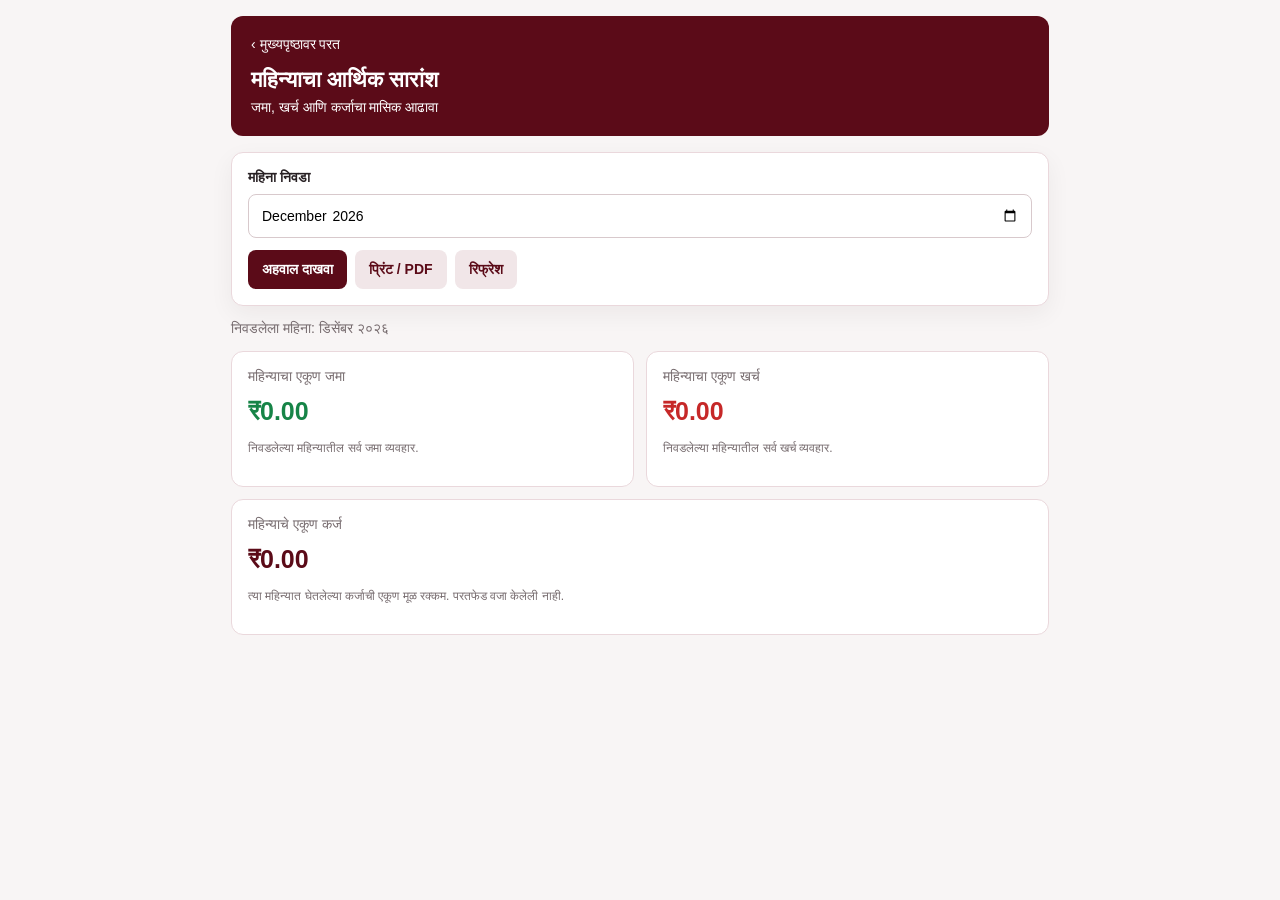
<file: lmonthly-summary.html>
<!DOCTYPE html>
<html lang="mr">
<head>
  <meta charset="UTF-8">
  <meta name="viewport" content="width=device-width, initial-scale=1">
  <meta name="theme-color" content="#5b0b18">
  <title>महिन्याचा आर्थिक सारांश</title>
  <link rel="stylesheet" href="style.css">

  <style>
    * { box-sizing: border-box; }

    body {
      margin: 0;
      background: #f8f5f5;
      color: #282124;
      font-family: Arial, sans-serif;
    }

    .wrap {
      max-width: 850px;
      margin: auto;
      padding: 16px;
    }

    .header {
      background: #5b0b18;
      color: white;
      padding: 20px;
      border-radius: 12px;
      margin-bottom: 16px;
    }

    .header a {
      color: white;
      text-decoration: none;
    }

    .header h1 {
      font-size: 22px;
      margin: 14px 0 6px;
    }

    .panel, .stat {
      background: white;
      border: 1px solid #ead8dc;
      border-radius: 12px;
      padding: 16px;
      margin-bottom: 14px;
    }

    label {
      display: block;
      font-weight: bold;
      margin-bottom: 8px;
    }

    input, button { font: inherit; }

    input[type="month"] {
      width: 100%;
      padding: 12px;
      border: 1px solid #d8c9cc;
      border-radius: 8px;
      background: white;
      min-height: 44px;
    }

    .actions {
      display: flex;
      flex-wrap: wrap;
      gap: 8px;
      margin-top: 12px;
    }

    button {
      padding: 11px 14px;
      border: 0;
      border-radius: 8px;
      font-weight: bold;
      cursor: pointer;
    }

    .primary {
      background: #5b0b18;
      color: white;
    }

    .secondary {
      background: #f1e6e8;
      color: #5b0b18;
    }

    .grid {
      display: grid;
      grid-template-columns: 1fr;
      gap: 12px;
    }

    .stat { margin: 0; }

    .stat span {
      display: block;
      color: #766b6e;
      font-size: 14px;
      margin-bottom: 12px;
    }

    .stat strong {
      font-size: 25px;
      overflow-wrap: anywhere;
    }

    .income { color: #168447; }
    .expense { color: #c62828; }
    .loan { color: #5b0b18; }

    .note {
      font-size: 12px;
      line-height: 1.6;
      color: #766b6e;
    }

    #periodLabel {
      font-size: 14px;
      color: #766b6e;
    }

    @media (min-width: 560px) {
      .grid { grid-template-columns: 1fr 1fr; }
      .stat:last-child { grid-column: 1 / -1; }
    }

    @media print {
      body { background: white; }
      .wrap { max-width: none; padding: 0; }
      .header {
        background: white !important;
        color: black;
        border-bottom: 2px solid #333;
        border-radius: 0;
      }
      .header a, .no-print { display: none !important; }
      .income, .expense, .loan { color: black !important; }
      .panel, .stat { break-inside: avoid; }
    }
  </style>
</head>

<body>
<div class="wrap">

  <header class="header">
    <a class="no-print" href="index.html">
      ‹ मुख्यपृष्ठावर परत
    </a>
    <h1>महिन्याचा आर्थिक सारांश</h1>
    <div>जमा, खर्च आणि कर्जाचा मासिक आढावा</div>
  </header>

  <section class="panel no-print">
    <label for="monthSelect">महिना निवडा</label>
    <input type="month" id="monthSelect">

    <div class="actions">
      <button id="showBtn" class="primary" type="button">
        अहवाल दाखवा
      </button>
      <button id="printBtn" class="secondary" type="button">
        प्रिंट / PDF
      </button>
      <button id="refreshBtn" class="secondary" type="button">
        रिफ्रेश
      </button>
    </div>
  </section>

  <p id="periodLabel"></p>

  <section class="grid">

    <article class="stat">
      <span>महिन्याचा एकूण जमा</span>
      <strong id="incomeTotal" class="income">₹0.00</strong>
      <p class="note">
        निवडलेल्या महिन्यातील सर्व जमा व्यवहार.
      </p>
    </article>

    <article class="stat">
      <span>महिन्याचा एकूण खर्च</span>
      <strong id="expenseTotal" class="expense">₹0.00</strong>
      <p class="note">
        निवडलेल्या महिन्यातील सर्व खर्च व्यवहार.
      </p>
    </article>

    <article class="stat">
      <span>महिन्याचे एकूण कर्ज</span>
      <strong id="loanTotal" class="loan">₹0.00</strong>
      <p class="note">
        त्या महिन्यात घेतलेल्या कर्जाची एकूण मूळ रक्कम.
        परतफेड वजा केलेली नाही.
      </p>
    </article>

  </section>
</div>

<script>
"use strict";

(function () {
  const $ = id => document.getElementById(id);

  function currentMonth() {
    const d = new Date();
    return d.getFullYear() + "-" +
      String(d.getMonth() + 1).padStart(2, "0");
  }

  function readData(key) {
    try {
      const value = JSON.parse(
        localStorage.getItem(key) || "[]"
      );
      return Array.isArray(value) ? value : [];
    } catch (error) {
      console.error("Data read error:", key, error);
      return [];
    }
  }

  function getCurrency() {
    try {
      const settings = JSON.parse(
        localStorage.getItem("RJKA_v1_settings") || "{}"
      );
      return settings.currency || "₹";
    } catch (error) {
      return "₹";
    }
  }

  function money(amount) {
    return getCurrency() +
      Number(amount || 0).toLocaleString("en-IN", {
        minimumFractionDigits: 2,
        maximumFractionDigits: 2
      });
  }

  function renderReport() {
    const month = $("monthSelect").value;

    if (!/^\d{4}-\d{2}$/.test(month)) {
      $("periodLabel").textContent = "कृपया महिना निवडा.";
      return;
    }

    const transactions = readData("RJKA_v1_transactions")
      .filter(tx =>
        String(tx.date || "").slice(0, 7) === month
      );

    const income = transactions
      .filter(tx =>
        String(tx.type || "").toLowerCase() === "income"
      )
      .reduce((sum, tx) =>
        sum + (Number(tx.amount) || 0), 0
      );

    const expense = transactions
      .filter(tx =>
        String(tx.type || "").toLowerCase() === "expense"
      )
      .reduce((sum, tx) =>
        sum + (Number(tx.amount) || 0), 0
      );

    const loans = readData("RJKA_v1_lending")
      .filter(loan =>
        loan &&
        loan.type === "taken" &&
        String(loan.date || "").slice(0, 7) === month
      )
      .reduce((sum, loan) =>
        sum + (Number(loan.amount) || 0), 0
      );

    const parts = month.split("-").map(Number);

    const monthLabel = new Date(
      parts[0], parts[1] - 1, 1
    ).toLocaleDateString("mr-IN", {
      month: "long",
      year: "numeric"
    });

    $("periodLabel").textContent =
      "निवडलेला महिना: " + monthLabel;

    $("incomeTotal").textContent = money(income);
    $("expenseTotal").textContent = money(expense);
    $("loanTotal").textContent = money(loans);
  }

  $("monthSelect").value = currentMonth();

  $("showBtn").addEventListener("click", renderReport);
  $("monthSelect").addEventListener("change", renderReport);
  $("refreshBtn").addEventListener("click", renderReport);

  $("printBtn").addEventListener("click", function () {
    window.print();
  });

  renderReport();
})();
</script>
</body>
</html>
</file>
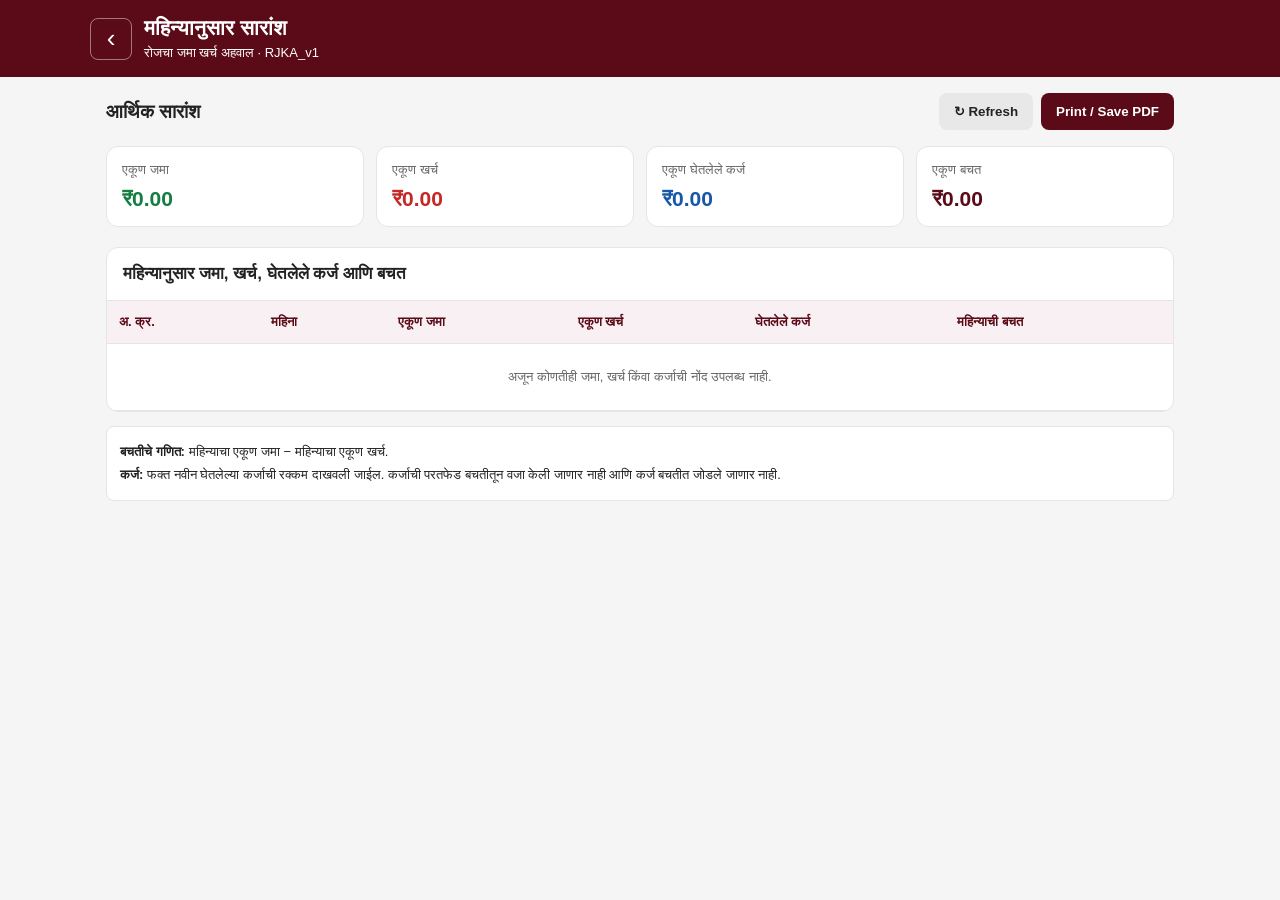
<file: monthly-summary.html>
<!DOCTYPE html>
<html lang="mr">
<head>
  <meta charset="UTF-8">
  <meta name="viewport" content="width=device-width, initial-scale=1.0">
  <meta name="theme-color" content="#5b0b18">
  <title>महिन्यानुसार सारांश | RJKA_v1</title>

  <style>
    :root {
      --maroon: #5b0b18;
      --bg: #f5f5f5;
      --border: #e5e5e5;
      --green: #147d42;
      --red: #c62828;
      --blue: #1756a9;
    }

    * { box-sizing: border-box; }

    body {
      margin: 0;
      font-family: Arial, "Noto Sans Devanagari", sans-serif;
      background: var(--bg);
      color: #222;
    }

    header {
      background: var(--maroon);
      color: white;
      padding: 16px;
    }

    .header-inner {
      max-width: 1100px;
      margin: auto;
      display: flex;
      align-items: center;
      gap: 12px;
    }

    .back-button {
      color: white;
      text-decoration: none;
      font-size: 26px;
      border: 1px solid #ffffff70;
      border-radius: 8px;
      width: 42px;
      height: 42px;
      display: flex;
      align-items: center;
      justify-content: center;
    }

    h1 { font-size: 21px; margin: 0; }

    header p {
      font-size: 13px;
      margin: 5px 0 0;
    }

    main {
      max-width: 1100px;
      margin: auto;
      padding: 16px;
    }

    .toolbar {
      display: flex;
      justify-content: space-between;
      align-items: center;
      flex-wrap: wrap;
      gap: 10px;
      margin-bottom: 16px;
    }

    .toolbar h2 {
      margin: 0;
      font-size: 19px;
    }

    button {
      border: 0;
      padding: 11px 15px;
      border-radius: 8px;
      font-weight: bold;
      cursor: pointer;
    }

    .print-button {
      background: var(--maroon);
      color: white;
    }

    .refresh-button {
      background: #e8e8e8;
      color: #222;
    }

    .summary-grid {
      display: grid;
      grid-template-columns: repeat(4, minmax(0, 1fr));
      gap: 12px;
      margin-bottom: 20px;
    }

    .summary-card {
      background: white;
      border: 1px solid var(--border);
      border-radius: 12px;
      padding: 15px;
      min-width: 0;
    }

    .label {
      color: #666;
      font-size: 13px;
      margin-bottom: 9px;
    }

    .amount {
      font-size: 21px;
      font-weight: bold;
      overflow-wrap: anywhere;
    }

    .income { color: var(--green); }
    .expense { color: var(--red); }
    .loan { color: var(--blue); }
    .savings { color: var(--maroon); }

    .table-card {
      background: white;
      border: 1px solid var(--border);
      border-radius: 12px;
      overflow: hidden;
    }

    .table-heading {
      padding: 16px;
      font-size: 17px;
      font-weight: bold;
      border-bottom: 1px solid var(--border);
    }

    .table-wrap { overflow-x: auto; }

    table {
      width: 100%;
      min-width: 760px;
      border-collapse: collapse;
    }

    th, td {
      padding: 13px 12px;
      text-align: left;
      border-bottom: 1px solid var(--border);
      font-size: 13px;
      white-space: nowrap;
    }

    th {
      background: #f8f0f2;
      color: var(--maroon);
    }

    tfoot td {
      background: #fafafa;
      font-weight: bold;
      border-top: 2px solid var(--border);
    }

    .month-name { font-weight: bold; }

    .empty {
      text-align: center;
      padding: 25px;
      color: #666;
    }

    .note {
      margin-top: 14px;
      padding: 13px;
      background: white;
      border: 1px solid var(--border);
      border-radius: 8px;
      font-size: 13px;
      line-height: 1.8;
    }

    .error {
      display: none;
      background: #fff0f0;
      color: #a40000;
      padding: 12px;
      margin-bottom: 12px;
      border-radius: 8px;
    }

    @media (max-width: 800px) {
      .summary-grid { grid-template-columns: repeat(2, minmax(0, 1fr)); }
    }

    @media (max-width: 480px) {
      main { padding: 12px; }
      h1 { font-size: 18px; }
      .summary-grid { grid-template-columns: 1fr 1fr; gap: 8px; }
      .summary-card { padding: 12px; }
      .amount { font-size: 17px; }
      .toolbar h2 { width: 100%; }
    }

    @media print {
      @page { size: A4 landscape; margin: 10mm; }

      body { background: white; }

      header {
        background: white !important;
        color: black !important;
        padding: 0 0 12px;
        border-bottom: 2px solid var(--maroon);
      }

      .back-button, .toolbar button { display: none !important; }

      main { max-width: none; padding: 12px 0; }

      .summary-grid { grid-template-columns: repeat(4, 1fr); }

      .table-wrap { overflow: visible; }

      table { min-width: 0; }

      th, td {
        white-space: normal;
        font-size: 10px;
        padding: 8px;
      }

      .summary-card, .table-card, .note { break-inside: avoid; }
    }
  </style>
</head>

<body>
  <header>
    <div class="header-inner">
      <a href="index.html" class="back-button" aria-label="मागे जा">‹</a>
      <div>
        <h1>महिन्यानुसार सारांश</h1>
        <p>रोजचा जमा खर्च अहवाल · RJKA_v1</p>
      </div>
    </div>
  </header>

  <main>
    <div class="toolbar">
      <h2>आर्थिक सारांश</h2>
      <div style="display:flex;gap:8px;flex-wrap:wrap">
        <button class="refresh-button" id="refreshBtn" type="button">↻ Refresh</button>
        <button class="print-button" id="printBtn" type="button">Print / Save PDF</button>
      </div>
    </div>

    <div class="error" id="errorBox" role="alert"></div>

    <section class="summary-grid">
      <div class="summary-card">
        <div class="label">एकूण जमा</div>
        <div class="amount income" id="totalIncome">₹0.00</div>
      </div>

      <div class="summary-card">
        <div class="label">एकूण खर्च</div>
        <div class="amount expense" id="totalExpense">₹0.00</div>
      </div>

      <div class="summary-card">
        <div class="label">एकूण घेतलेले कर्ज</div>
        <div class="amount loan" id="totalLoan">₹0.00</div>
      </div>

      <div class="summary-card">
        <div class="label">एकूण बचत</div>
        <div class="amount savings" id="totalSavings">₹0.00</div>
      </div>
    </section>

    <section class="table-card">
      <div class="table-heading">
        महिन्यानुसार जमा, खर्च, घेतलेले कर्ज आणि बचत
      </div>

      <div class="table-wrap">
        <table>
          <thead>
            <tr>
              <th>अ. क्र.</th>
              <th>महिना</th>
              <th>एकूण जमा</th>
              <th>एकूण खर्च</th>
              <th>घेतलेले कर्ज</th>
              <th>महिन्याची बचत</th>
            </tr>
          </thead>

          <tbody id="summaryBody">
            <tr>
              <td colspan="6" class="empty">सारांश लोड होत आहे...</td>
            </tr>
          </tbody>

          <tfoot id="summaryFoot"></tfoot>
        </table>
      </div>
    </section>

    <div class="note">
      <strong>बचतीचे गणित:</strong> महिन्याचा एकूण जमा − महिन्याचा एकूण खर्च.<br>
      <strong>कर्ज:</strong> फक्त नवीन घेतलेल्या कर्जाची रक्कम दाखवली जाईल.
      कर्जाची परतफेड बचतीतून वजा केली जाणार नाही आणि कर्ज बचतीत जोडले जाणार नाही.
    </div>
  </main>

  <script>
    "use strict";

    const TRANSACTIONS_KEY = "RJKA_v1_transactions";
    const LENDING_KEY = "RJKA_v1_lending";

    const monthFormatter = new Intl.DateTimeFormat("mr-IN", {
      month: "long",
      year: "numeric"
    });

    const moneyFormatter = new Intl.NumberFormat("en-IN", {
      style: "currency",
      currency: "INR",
      minimumFractionDigits: 2,
      maximumFractionDigits: 2
    });

    function readStorage(key) {
      const raw = localStorage.getItem(key);
      if (!raw) return [];

      const data = JSON.parse(raw);

      if (Array.isArray(data)) return data;
      if (data && Array.isArray(data.items)) return data.items;
      if (data && Array.isArray(data.transactions)) return data.transactions;
      if (data && Array.isArray(data.loans)) return data.loans;

      return [];
    }

    function parseAmount(value) {
      const amount = Number(value);
      return Number.isFinite(amount) && amount > 0 ? amount : 0;
    }

    function parseDate(value) {
      if (!value) return null;

      const match = String(value).match(/^(\d{4})-(\d{2})-(\d{2})/);

      if (match) {
        const year = Number(match[1]);
        const month = Number(match[2]);
        const day = Number(match[3]);
        const date = new Date(year, month - 1, day);

        if (
          date.getFullYear() !== year ||
          date.getMonth() !== month - 1 ||
          date.getDate() !== day
        ) return null;

        return date;
      }

      const date = new Date(value);
      return Number.isNaN(date.getTime()) ? null : date;
    }

    function monthKey(date) {
      return date.getFullYear() + "-" +
        String(date.getMonth() + 1).padStart(2, "0");
    }

    function monthLabel(key) {
      const parts = key.split("-");
      return monthFormatter.format(
        new Date(Number(parts[0]), Number(parts[1]) - 1, 1)
      );
    }

    function money(amount) {
      return moneyFormatter.format(amount);
    }

    function showError(message) {
      const box = document.getElementById("errorBox");
      box.textContent = message;
      box.style.display = "block";
    }

    function renderSummary() {
      document.getElementById("errorBox").style.display = "none";

      let transactions;
      let loans;

      try {
        transactions = readStorage(TRANSACTIONS_KEY);
        loans = readStorage(LENDING_KEY);
      } catch (error) {
        showError("डेटा वाचता आला नाही. Storage मधील माहिती तपासा.");
        console.error(error);
        return;
      }

      const monthly = {};

      function ensureMonth(key) {
        if (!monthly[key]) {
          monthly[key] = { income: 0, expense: 0, loan: 0 };
        }
        return monthly[key];
      }

      // जमा आणि खर्च
      transactions.forEach(function (item) {
        const date = parseDate(item.date);
        if (!date) return;

        const type = String(item.type || item.transactionType || "")
          .trim().toLowerCase();

        const amount = parseAmount(item.amount);
        const row = ensureMonth(monthKey(date));

        if (["income", "जमा", "उत्पन्न"].includes(type)) {
          row.income += amount;
        } else if (["expense", "खर्च"].includes(type)) {
          row.expense += amount;
        }
      });

      // फक्त घेतलेले कर्ज; परतफेड वजा करू नका.
      loans.forEach(function (item) {
        if (String(item.type || "").trim().toLowerCase() !== "taken") {
          return;
        }

        const date = parseDate(item.date);
        if (!date) return;

        ensureMonth(monthKey(date)).loan += parseAmount(item.amount);
      });

      const keys = Object.keys(monthly).sort(function (a, b) {
        return b.localeCompare(a);
      });

      let totalIncome = 0;
      let totalExpense = 0;
      let totalLoan = 0;

      keys.forEach(function (key) {
        totalIncome += monthly[key].income;
        totalExpense += monthly[key].expense;
        totalLoan += monthly[key].loan;
      });

      const totalSavings = totalIncome - totalExpense;

      document.getElementById("totalIncome").textContent = money(totalIncome);
      document.getElementById("totalExpense").textContent = money(totalExpense);
      document.getElementById("totalLoan").textContent = money(totalLoan);
      document.getElementById("totalSavings").textContent = money(totalSavings);

      const body = document.getElementById("summaryBody");
      const foot = document.getElementById("summaryFoot");

      if (keys.length === 0) {
        body.innerHTML =
          '<tr><td colspan="6" class="empty">' +
          'अजून कोणतीही जमा, खर्च किंवा कर्जाची नोंद उपलब्ध नाही.' +
          '</td></tr>';
        foot.innerHTML = "";
        return;
      }

      body.innerHTML = keys.map(function (key, index) {
        const row = monthly[key];
        const savings = row.income - row.expense;

        return `
          <tr>
            <td>${index + 1}</td>
            <td class="month-name">${monthLabel(key)}</td>
            <td class="income">${money(row.income)}</td>
            <td class="expense">${money(row.expense)}</td>
            <td class="loan">${money(row.loan)}</td>
            <td class="${savings >= 0 ? "income" : "expense"}">
              ${money(savings)}
            </td>
          </tr>
        `;
      }).join("");

      foot.innerHTML = `
        <tr>
          <td colspan="2">एकूण</td>
          <td class="income">${money(totalIncome)}</td>
          <td class="expense">${money(totalExpense)}</td>
          <td class="loan">${money(totalLoan)}</td>
          <td class="${totalSavings >= 0 ? "income" : "expense"}">
            ${money(totalSavings)}
          </td>
        </tr>
      `;
    }

    document.getElementById("refreshBtn").addEventListener(
      "click", renderSummary
    );

    document.getElementById("printBtn").addEventListener(
      "click", function () { window.print(); }
    );

    window.addEventListener("pageshow", renderSummary);

    window.addEventListener("storage", function (event) {
      if (
        event.key === TRANSACTIONS_KEY ||
        event.key === LENDING_KEY
      ) renderSummary();
    });

    renderSummary();
  </script>
</body>
</html>
</file>
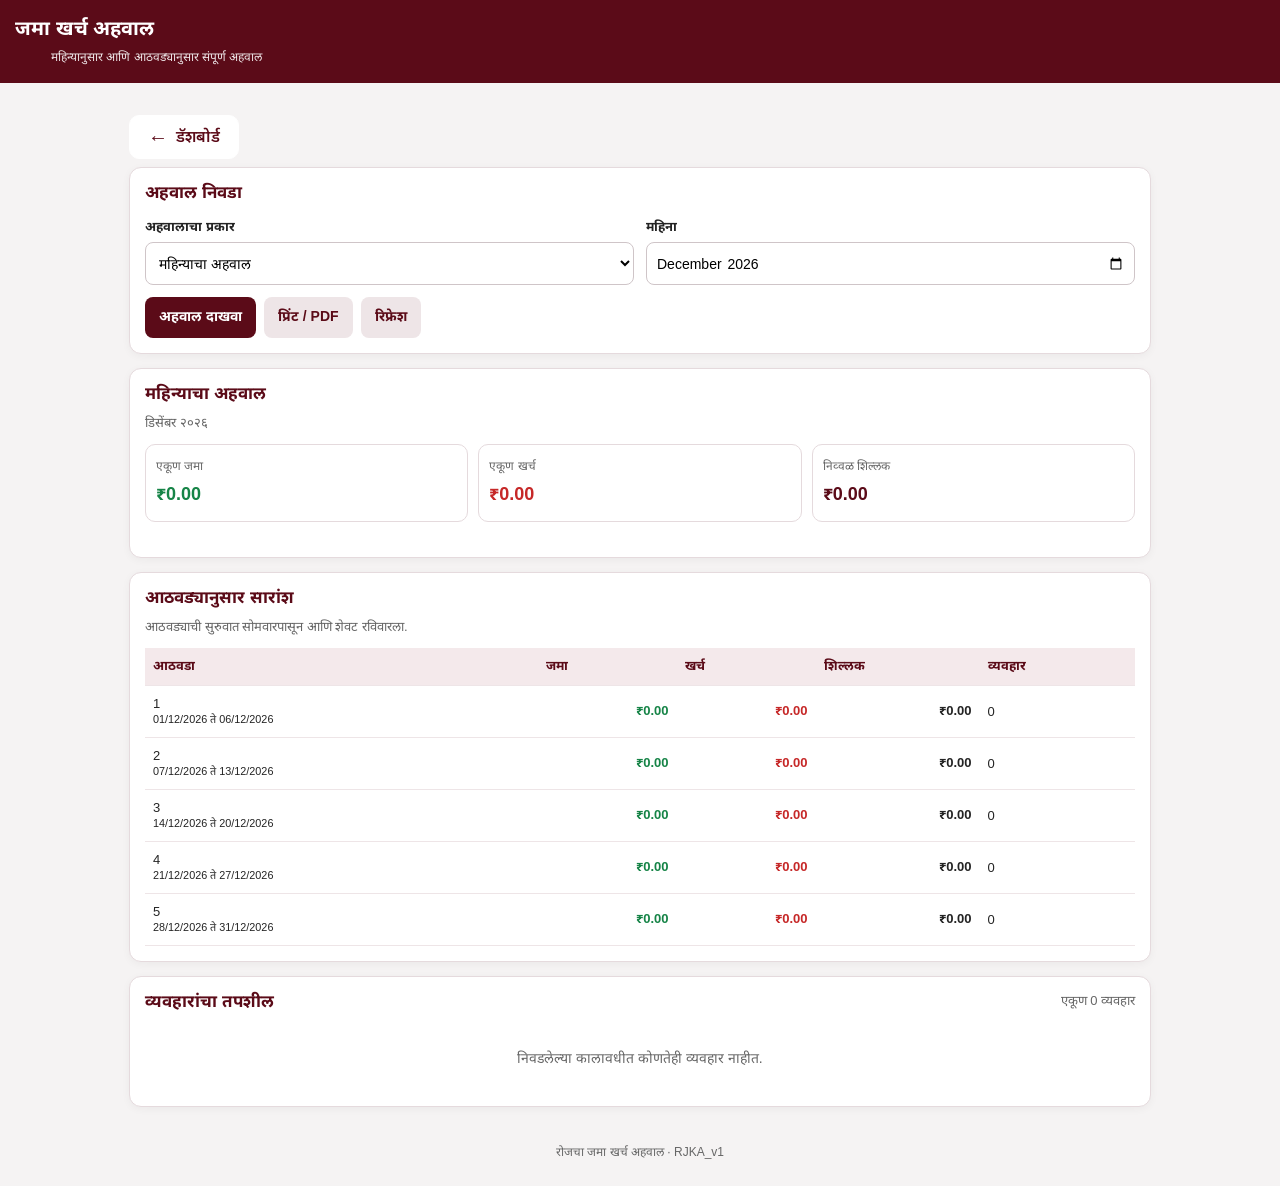
<file: reports.html>
<!DOCTYPE html>
<html lang="mr">
<head>
  <link rel="manifest" href="./manifest.json">
  <link rel="stylesheet" href="./style.css">
  <meta charset="UTF-8">
  <meta name="viewport" content="width=device-width, initial-scale=1.0">
  <meta name="theme-color" content="#5b0b18">
  <title>जमा खर्च अहवाल</title>

  <style>
    :root {
      --maroon: #5b0b18;
      --maroon-light: #821c2d;
      --bg: #f5f3f3;
      --card: #ffffff;
      --text: #242424;
      --muted: #666666;
      --border: #e5dadd;
      --green: #168447;
      --red: #c62828;
    }

    * {
      box-sizing: border-box;
    }

    body {
      margin: 0;
      background: var(--bg);
      color: var(--text);
      font-family: Arial, "Noto Sans Devanagari", sans-serif;
    }

    header {
      background: var(--maroon);
      color: white;
      padding: 17px 15px;
    }

    .header-row {
      display: flex;
      align-items: center;
      gap: 12px;
    }

    .back-btn {
      color: white;
      text-decoration: none;
      font-size: 24px;
      font-weight: bold;
    }

    header h1 {
      font-size: 20px;
      margin: 0;
    }

    header p {
      font-size: 12px;
      margin: 7px 0 0 36px;
      opacity: 0.9;
    }

    main {
      max-width: 1050px;
      margin: auto;
      padding: 14px;
    }

    .card {
      background: var(--card);
      padding: 15px;
      border-radius: 12px;
      margin-bottom: 14px;
      box-shadow: 0 2px 8px #0000000b;
      border: 1px solid var(--border);
    }

    .filters {
      display: grid;
      grid-template-columns: 1fr 1fr;
      gap: 12px;
    }

    label {
      display: block;
      font-size: 13px;
      font-weight: bold;
      margin-bottom: 6px;
    }

    input, select, button {
      font: inherit;
    }

    input[type="month"],
    input[type="date"],
    select {
      width: 100%;
      min-height: 43px;
      padding: 9px;
      border: 1px solid #cfc5c8;
      border-radius: 8px;
      background: white;
    }

    .buttons {
      display: flex;
      flex-wrap: wrap;
      gap: 8px;
      margin-top: 12px;
    }

    button {
      border: none;
      border-radius: 8px;
      padding: 11px 14px;
      cursor: pointer;
      font-weight: bold;
    }

    .primary {
      background: var(--maroon);
      color: white;
    }

    .secondary {
      background: #eee5e7;
      color: var(--maroon);
    }

    .summary-grid {
      display: grid;
      grid-template-columns: repeat(3, 1fr);
      gap: 10px;
    }

    .summary {
      padding: 14px 10px;
      border-radius: 10px;
      background: #fff;
      border: 1px solid var(--border);
      min-width: 0;
    }

    .summary .label {
      color: var(--muted);
      font-size: 12px;
      margin-bottom: 9px;
    }

    .summary .value {
      font-size: 18px;
      font-weight: bold;
      overflow-wrap: anywhere;
    }

    .income {
      color: var(--green);
    }

    .expense {
      color: var(--red);
    }

    .balance {
      color: var(--maroon);
    }

    h2 {
      font-size: 17px;
      margin: 0 0 14px;
      color: var(--maroon);
    }

    .section-heading {
      display: flex;
      justify-content: space-between;
      align-items: center;
      gap: 8px;
      flex-wrap: wrap;
    }

    .table-wrap {
      overflow-x: auto;
      width: 100%;
    }

    table {
      width: 100%;
      border-collapse: collapse;
      font-size: 13px;
      background: white;
    }

    th, td {
      border-bottom: 1px solid #eee5e7;
      padding: 10px 8px;
      text-align: left;
      white-space: nowrap;
    }

    th {
      background: #f4e9eb;
      color: var(--maroon);
    }

    td.amount {
      text-align: right;
      font-weight: bold;
    }

    .empty {
      color: var(--muted);
      text-align: center;
      padding: 22px 8px;
    }

    .notice {
      background: #fff8e8;
      color: #6b4c00;
      border: 1px solid #f0dfad;
      border-radius: 8px;
      padding: 10px;
      font-size: 13px;
      margin-bottom: 14px;
      display: none;
    }

    .report-subtitle {
      font-size: 13px;
      color: var(--muted);
      margin: -5px 0 12px;
    }

    .hidden {
      display: none !important;
    }

    footer {
      text-align: center;
      padding: 10px 10px 25px;
      color: var(--muted);
      font-size: 12px;
    }

    @media (max-width: 520px) {
      main {
        padding: 10px;
      }

      .filters {
        grid-template-columns: 1fr;
      }

      .summary-grid {
        gap: 7px;
      }

      .summary {
        padding: 11px 8px;
      }

      .summary .label {
        font-size: 11px;
      }

      .summary .value {
        font-size: 15px;
      }

      header h1 {
        font-size: 18px;
      }
    }

    @media print {
      body {
        background: white;
        color: black;
      }

      header {
        background: white !important;
        color: black !important;
        padding: 5px 0 12px;
        border-bottom: 2px solid #333;
      }

      header p {
        color: black;
      }

      main {
        max-width: none;
        padding: 8px 0;
      }

      .no-print,
      .filters-card,
      footer {
        display: none !important;
      }

      .card,
      .summary {
        box-shadow: none;
        break-inside: avoid;
        border: 1px solid #bbb;
      }

      .summary-grid {
        grid-template-columns: repeat(3, 1fr);
      }

      .table-wrap {
        overflow: visible;
      }

      table {
        font-size: 10px;
      }

      th, td {
        padding: 6px 4px;
        white-space: normal;
      }

      h2 {
        color: black;
      }

      .income, .expense, .balance {
        color: black !important;
      }

      @page {
        size: auto;
        margin: 12mm;
      }
    }
  </style>
</head>

<body>
  <header>
    <div class="header-row">
      
      <h1>जमा खर्च अहवाल</h1>
    </div>
    <p>महिन्यानुसार आणि आठवड्यानुसार संपूर्ण अहवाल</p>
  </header>

  <main>
    <div class="page-navigation">
  <a href="./index.html" class="dashboard-btn">
    <span aria-hidden="true">←</span>
    डॅशबोर्ड
  </a>
    </div>
    
    <div id="notice" class="notice"></div>

    <section class="card filters-card no-print">
      <h2>अहवाल निवडा</h2>

      <div class="filters">
        <div>
          <label for="reportType">अहवालाचा प्रकार</label>
          <select id="reportType">
            <option value="month">महिन्याचा अहवाल</option>
            <option value="week">आठवड्याचा अहवाल</option>
          </select>
        </div>

        <div>
          <label for="monthSelect">महिना</label>
          <input type="month" id="monthSelect">
        </div>
      </div>

      <div id="weekFilter" class="hidden" style="margin-top:12px">
        <label for="weekSelect">आठवडा निवडा</label>
        <select id="weekSelect"></select>
      </div>

      <div class="buttons">
        <button class="primary" id="showBtn" type="button">
          अहवाल दाखवा
        </button>
        <button class="secondary" id="printBtn" type="button">
          प्रिंट / PDF
        </button>
        <button class="secondary" id="refreshBtn" type="button">
          रिफ्रेश
        </button>
      </div>
    </section>

    <section class="card">
      <h2 id="reportTitle">महिन्याचा अहवाल</h2>
      <p id="reportSubtitle" class="report-subtitle"></p>

      <div class="summary-grid">
        <div class="summary">
          <div class="label">एकूण जमा</div>
          <div id="totalIncome" class="value income">₹0.00</div>
        </div>

        <div class="summary">
          <div class="label">एकूण खर्च</div>
          <div id="totalExpense" class="value expense">₹0.00</div>
        </div>

        <div class="summary">
          <div class="label">निव्वळ शिल्लक</div>
          <div id="netBalance" class="value balance">₹0.00</div>
        </div>
      </div>
    </section>

    <section id="weeklyCard" class="card">
      <div class="section-heading">
        <h2>आठवड्यानुसार सारांश</h2>
      </div>

      <p class="report-subtitle">
        आठवड्याची सुरुवात सोमवारपासून आणि शेवट रविवारला.
      </p>

      <div id="weeklyTable" class="table-wrap"></div>
    </section>

    <section class="card">
      <div class="section-heading">
        <h2>व्यवहारांचा तपशील</h2>
        <span id="transactionCount" class="report-subtitle"></span>
      </div>

      <div id="transactionsTable" class="table-wrap"></div>
    </section>
  </main>

  <footer>
    रोजचा जमा खर्च अहवाल · RJKA_v1
  </footer>

  <script>
    "use strict";

    const KEYS = {
      transactions: "RJKA_v1_transactions",
      accounts: "RJKA_v1_accounts",
      settings: "RJKA_v1_settings"
    };

    const $ = (id) => document.getElementById(id);

    let currency = "₹";
    let allTransactions = [];
    let accountNames = {};

    function readStorage(key, fallback) {
      try {
        const raw = localStorage.getItem(key);
        if (raw === null) return fallback;
        return JSON.parse(raw);
      } catch (error) {
        console.error("Storage read error:", key, error);
        return fallback;
      }
    }

    function money(value) {
      const amount = Number(value) || 0;
      return currency + amount.toLocaleString("en-IN", {
        minimumFractionDigits: 2,
        maximumFractionDigits: 2
      });
    }

    function parseDate(value) {
      if (!value) return null;

      const match = String(value).match(/^(\d{4})-(\d{2})-(\d{2})/);

      if (match) {
        const year = Number(match[1]);
        const month = Number(match[2]);
        const day = Number(match[3]);
        const date = new Date(year, month - 1, day);

        if (
          date.getFullYear() === year &&
          date.getMonth() === month - 1 &&
          date.getDate() === day
        ) {
          return date;
        }

        return null;
      }

      const date = new Date(value);
      if (Number.isNaN(date.getTime())) return null;

      return new Date(
        date.getFullYear(),
        date.getMonth(),
        date.getDate()
      );
    }

    function dateKey(date) {
      const year = date.getFullYear();
      const month = String(date.getMonth() + 1).padStart(2, "0");
      const day = String(date.getDate()).padStart(2, "0");
      return `${year}-${month}-${day}`;
    }

    function formatDate(value) {
      const date = parseDate(value);
      if (!date) return String(value || "-");

      return date.toLocaleDateString("en-IN", {
        day: "2-digit",
        month: "2-digit",
        year: "numeric"
      });
    }

    function formatRange(start, end) {
      return formatDate(dateKey(start)) + " ते " +
        formatDate(dateKey(end));
    }

    function escapeHTML(value) {
      return String(value ?? "").replace(/[&<>"']/g, (char) => ({
        "&": "&amp;",
        "<": "&lt;",
        ">": "&gt;",
        '"': "&quot;",
        "'": "&#39;"
      })[char]);
    }

    function loadData() {
      const transactions = readStorage(KEYS.transactions, []);
      const accounts = readStorage(KEYS.accounts, []);
      const settings = readStorage(KEYS.settings, {});

      allTransactions = Array.isArray(transactions)
        ? transactions
        : [];

      accountNames = {};

      if (Array.isArray(accounts)) {
        accounts.forEach((account) => {
          if (account && account.id != null) {
            accountNames[String(account.id)] = account.name || "-";
          }
        });
      }

      if (settings && typeof settings.currency === "string") {
        currency = settings.currency;
      } else {
        currency = "₹";
      }

      $("notice").style.display = "none";

      if (!Array.isArray(transactions)) {
        showNotice(
          "व्यवहारांचा डेटा अपेक्षित स्वरूपात नाही. व्यवहार पेजवरील डेटा तपासा."
        );
      }
    }

    function showNotice(message) {
      $("notice").textContent = message;
      $("notice").style.display = "block";
    }

    function validTransactions() {
      return allTransactions
        .filter((tx) => {
          if (!tx || typeof tx !== "object") return false;
          if (!parseDate(tx.date)) return false;

          const type = String(tx.type || "").toLowerCase();
          return type === "income" || type === "expense";
        })
        .map((tx) => ({
          ...tx,
          type: String(tx.type).toLowerCase(),
          amount: Number(tx.amount) || 0
        }))
        .sort((a, b) => {
          const dateCompare = String(b.date).localeCompare(String(a.date));
          if (dateCompare !== 0) return dateCompare;

          return String(b.createdAt || "").localeCompare(
            String(a.createdAt || "")
          );
        });
    }

    function sumTransactions(transactions) {
      let income = 0;
      let expense = 0;

      transactions.forEach((tx) => {
        if (tx.type === "income") {
          income += tx.amount;
        } else if (tx.type === "expense") {
          expense += tx.amount;
        }
      });

      return {
        income,
        expense,
        balance: income - expense,
        count: transactions.length
      };
    }

    function getSelectedMonth() {
      const value = $("monthSelect").value;
      if (!/^\d{4}-\d{2}$/.test(value)) return null;

      const [year, month] = value.split("-").map(Number);

      return {
        year,
        monthIndex: month - 1,
        start: new Date(year, month - 1, 1),
        end: new Date(year, month, 0)
      };
    }

    function getMonthTransactions(monthInfo) {
      if (!monthInfo) return [];

      const first = dateKey(monthInfo.start);
      const last = dateKey(monthInfo.end);

      return validTransactions().filter((tx) => {
        const key = String(tx.date).slice(0, 10);
        return key >= first && key <= last;
      });
    }

    function getWeeks(monthInfo) {
      const weeks = [];
      if (!monthInfo) return weeks;

      let cursor = new Date(monthInfo.start);

      while (cursor <= monthInfo.end) {
        const weekStart = new Date(cursor);
        const day = weekStart.getDay();

        // सोमवार = 1; रविवार = 0
        const daysSinceMonday = (day + 6) % 7;
        weekStart.setDate(weekStart.getDate() - daysSinceMonday);

        const weekEnd = new Date(weekStart);
        weekEnd.setDate(weekEnd.getDate() + 6);

        const visibleStart = new Date(
          Math.max(weekStart.getTime(), monthInfo.start.getTime())
        );

        const visibleEnd = new Date(
          Math.min(weekEnd.getTime(), monthInfo.end.getTime())
        );

        const key = dateKey(visibleStart) + "_" + dateKey(visibleEnd);

        if (!weeks.some((week) => week.key === key)) {
          weeks.push({
            key,
            start: visibleStart,
            end: visibleEnd,
            fullStart: weekStart,
            fullEnd: weekEnd
          });
        }

        cursor = new Date(visibleEnd);
        cursor.setDate(cursor.getDate() + 1);
      }

      return weeks;
    }

    function transactionsInRange(transactions, start, end) {
      const first = dateKey(start);
      const last = dateKey(end);

      return transactions.filter((tx) => {
        const key = String(tx.date).slice(0, 10);
        return key >= first && key <= last;
      });
    }

    function updateWeekOptions() {
      const monthInfo = getSelectedMonth();
      const weeks = getWeeks(monthInfo);
      const select = $("weekSelect");
      const oldValue = select.value;

      select.innerHTML = "";

      weeks.forEach((week, index) => {
        const option = document.createElement("option");
        option.value = week.key;
        option.textContent =
          "आठवडा " + (index + 1) + " (" +
          formatRange(week.start, week.end) + ")";
        select.appendChild(option);
      });

      if (weeks.some((week) => week.key === oldValue)) {
        select.value = oldValue;
      }

      return weeks;
    }

    function renderSummary(summary) {
      $("totalIncome").textContent = money(summary.income);
      $("totalExpense").textContent = money(summary.expense);
      $("netBalance").textContent = money(summary.balance);

      $("netBalance").className =
        "value " + (summary.balance < 0 ? "expense" : "balance");
    }

    function renderWeeklyTable(monthTransactions, monthInfo) {
      const weeks = getWeeks(monthInfo);
      const target = $("weeklyTable");

      if (!weeks.length) {
        target.innerHTML = '<div class="empty">आठवड्याचा डेटा उपलब्ध नाही.</div>';
        return;
      }

      let html = `
        <table>
          <thead>
            <tr>
              <th>आठवडा</th>
              <th>जमा</th>
              <th>खर्च</th>
              <th>शिल्लक</th>
              <th>व्यवहार</th>
            </tr>
          </thead>
          <tbody>
      `;

      weeks.forEach((week, index) => {
        const weekTransactions = transactionsInRange(
          monthTransactions,
          week.start,
          week.end
        );

        const summary = sumTransactions(weekTransactions);

        html += `
          <tr>
            <td>
              ${index + 1}<br>
              <small>${escapeHTML(formatRange(week.start, week.end))}</small>
            </td>
            <td class="amount income">${escapeHTML(money(summary.income))}</td>
            <td class="amount expense">${escapeHTML(money(summary.expense))}</td>
            <td class="amount">${escapeHTML(money(summary.balance))}</td>
            <td>${summary.count}</td>
          </tr>
        `;
      });

      html += "</tbody></table>";
      target.innerHTML = html;
    }

    function renderTransactions(transactions) {
      const target = $("transactionsTable");

      $("transactionCount").textContent =
        "एकूण " + transactions.length + " व्यवहार";

      if (!transactions.length) {
        target.innerHTML =
          '<div class="empty">निवडलेल्या कालावधीत कोणतेही व्यवहार नाहीत.</div>';
        return;
      }

      let html = `
        <table>
          <thead>
            <tr>
              <th>तारीख</th>
              <th>प्रकार</th>
              <th>तपशील</th>
              <th>खाते</th>
              <th>रक्कम</th>
            </tr>
          </thead>
          <tbody>
      `;

      transactions.forEach((tx) => {
        const isIncome = tx.type === "income";
        const typeLabel = isIncome ? "जमा" : "खर्च";
        const category = tx.category || "-";
        const note = tx.note || "";
        const detail = note
          ? String(category) + " — " + String(note)
          : String(category);

        const accountId = tx.accountId == null
          ? ""
          : String(tx.accountId);

        const accountName = accountNames[accountId] ||
          (accountId ? accountId : "-");

        html += `
          <tr>
            <td>${escapeHTML(formatDate(tx.date))}</td>
            <td class="${isIncome ? "income" : "expense"}">
              ${typeLabel}
            </td>
            <td>${escapeHTML(detail)}</td>
            <td>${escapeHTML(accountName)}</td>
            <td class="amount ${isIncome ? "income" : "expense"}">
              ${escapeHTML(money(tx.amount))}
            </td>
          </tr>
        `;
      });

      html += "</tbody></table>";
      target.innerHTML = html;
    }

    function renderReport() {
      loadData();

      const monthInfo = getSelectedMonth();
      if (!monthInfo) {
        showNotice("कृपया अहवालासाठी महिना निवडा.");
        return;
      }

      const type = $("reportType").value;
      const monthTransactions = getMonthTransactions(monthInfo);
      const weeks = updateWeekOptions();

      let selectedTransactions = monthTransactions;

      $("weeklyCard").classList.toggle("hidden", type === "week");

      const monthLabel = monthInfo.start.toLocaleDateString("mr-IN", {
        month: "long",
        year: "numeric"
      });

      if (type === "month") {
        $("reportTitle").textContent = "महिन्याचा अहवाल";
        $("reportSubtitle").textContent = monthLabel;

        renderSummary(sumTransactions(monthTransactions));
        renderWeeklyTable(monthTransactions, monthInfo);
      } else {
        $("weekFilter").classList.remove("hidden");

        const chosenKey = $("weekSelect").value;
        const selectedWeek = weeks.find((week) => week.key === chosenKey)
          || weeks[0];

        if (!selectedWeek) {
          selectedTransactions = [];
          $("reportTitle").textContent = "आठवड्याचा अहवाल";
          $("reportSubtitle").textContent = monthLabel;
        } else {
          selectedTransactions = transactionsInRange(
            monthTransactions,
            selectedWeek.start,
            selectedWeek.end
          );

          $("reportTitle").textContent = "आठवड्याचा अहवाल";
          $("reportSubtitle").textContent =
            monthLabel + " · " +
            formatRange(selectedWeek.start, selectedWeek.end);
        }

        renderSummary(sumTransactions(selectedTransactions));
      }

      renderTransactions(selectedTransactions);
    }

    function setDefaultMonth() {
      const now = new Date();
      $("monthSelect").value =
        now.getFullYear() + "-" +
        String(now.getMonth() + 1).padStart(2, "0");
    }

    $("reportType").addEventListener("change", () => {
      const isWeek = $("reportType").value === "week";
      $("weekFilter").classList.toggle("hidden", !isWeek);
      renderReport();
    });

    $("monthSelect").addEventListener("change", renderReport);
    $("weekSelect").addEventListener("change", renderReport);
    $("showBtn").addEventListener("click", renderReport);

    $("refreshBtn").addEventListener("click", () => {
      renderReport();
    });

    $("printBtn").addEventListener("click", () => {
      window.print();
    });

    setDefaultMonth();
    renderReport();
  </script>
</body>
</html>
</file>
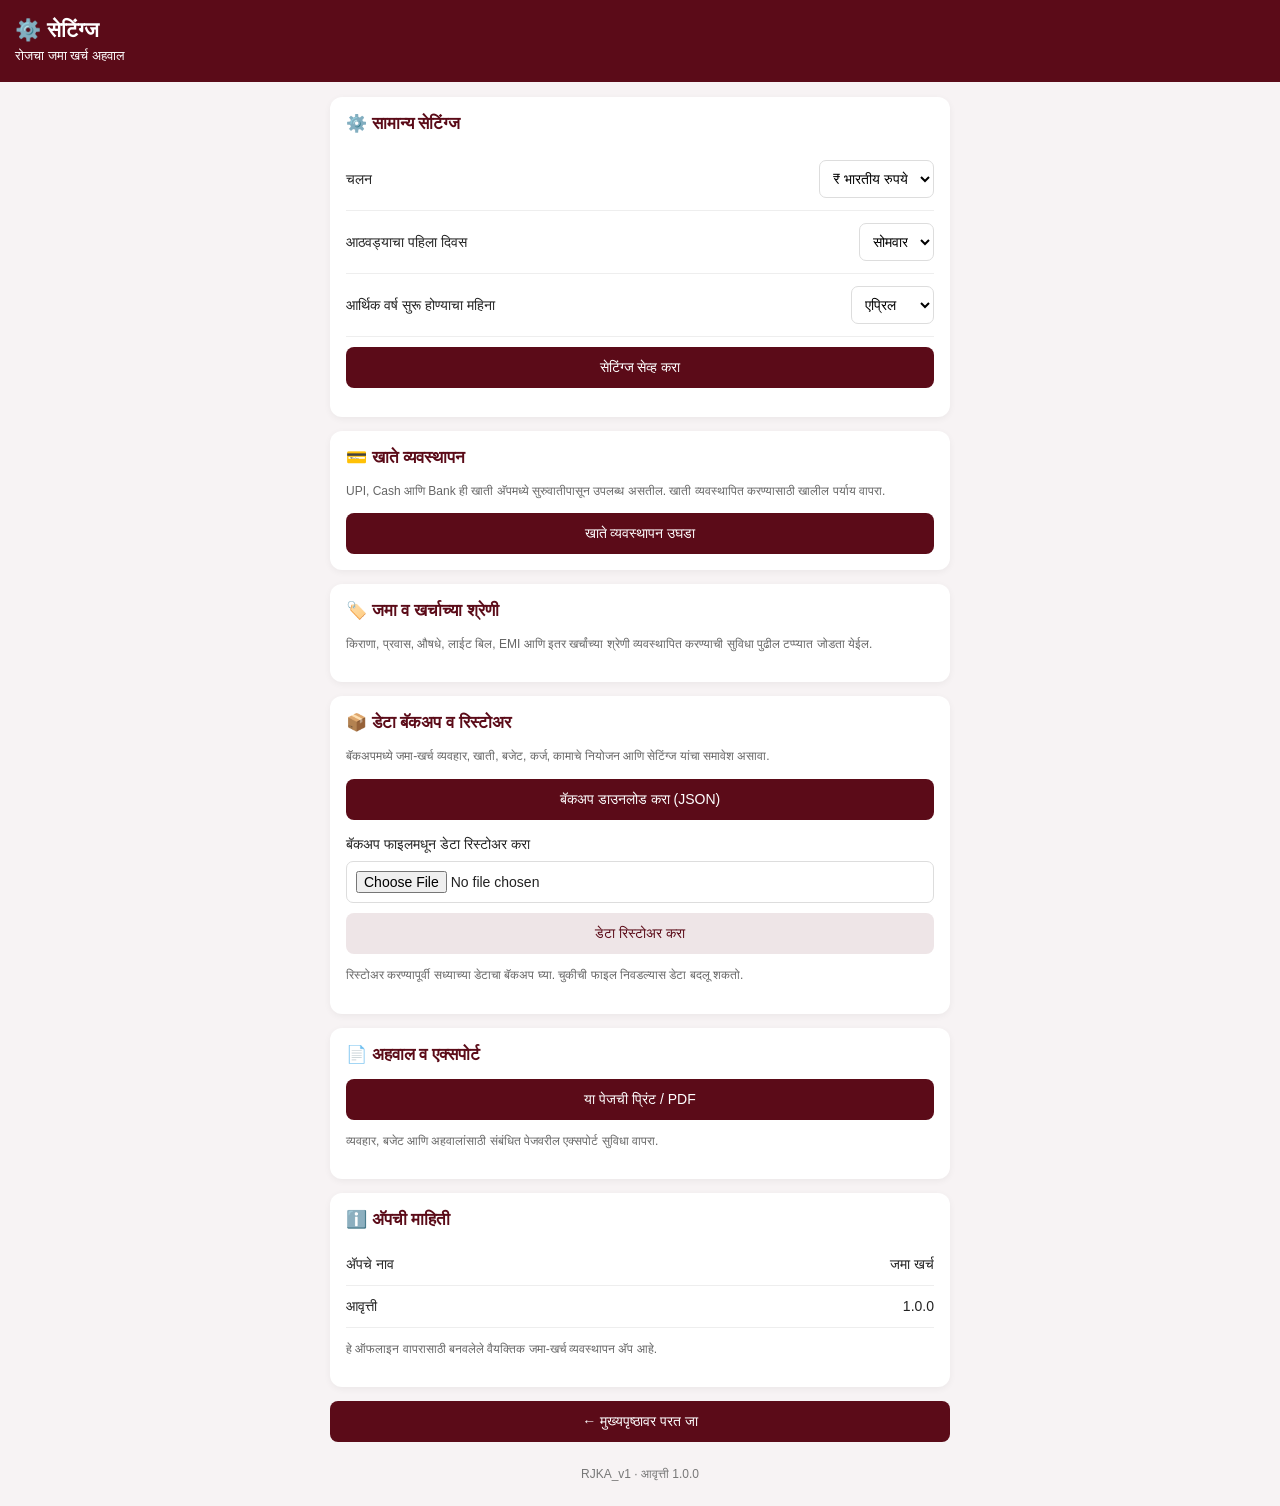
<file: settings.html>
<!DOCTYPE html>
<html lang="mr">
<head>
  <link rel="manifest" href="./manifest.json">
  <meta charset="UTF-8">
  <meta name="viewport" content="width=device-width, initial-scale=1.0">
  <meta name="theme-color" content="#5b0b18">
  <title>सेटिंग्ज | रोजचा जमा खर्च अहवाल</title>
  <link rel="stylesheet" href="style.css">
  <style>
    body {
      margin: 0;
      background: #f7f3f4;
      color: #222;
      font-family: Arial, sans-serif;
    }

    header {
      background: #5b0b18;
      color: white;
      padding: 18px 15px;
    }

    header h2 {
      margin: 0 0 6px;
      font-size: 21px;
    }

    header p {
      margin: 0;
      font-size: 13px;
    }

    main {
      max-width: 650px;
      margin: auto;
      padding: 15px;
    }

    .section {
      background: white;
      border-radius: 12px;
      padding: 16px;
      margin-bottom: 14px;
      box-shadow: 0 2px 7px #0000000d;
    }

    .section h3 {
      color: #5b0b18;
      margin: 0 0 14px;
      font-size: 17px;
    }

    .setting-row {
      display: flex;
      justify-content: space-between;
      align-items: center;
      gap: 12px;
      padding: 12px 0;
      border-bottom: 1px solid #eee;
    }

    .setting-row:last-child {
      border-bottom: none;
    }

    .setting-row label {
      font-size: 14px;
      font-weight: 500;
    }

    select, input {
      max-width: 48%;
      padding: 9px;
      border: 1px solid #ddd;
      border-radius: 7px;
      background: white;
      font-size: 14px;
    }

    button, .action-link {
      display: block;
      box-sizing: border-box;
      width: 100%;
      padding: 12px;
      margin-top: 10px;
      border: none;
      border-radius: 8px;
      background: #5b0b18;
      color: white;
      text-align: center;
      text-decoration: none;
      font-size: 14px;
      cursor: pointer;
    }

    button.secondary {
      background: #eee5e7;
      color: #5b0b18;
    }

    .note {
      font-size: 12px;
      line-height: 1.6;
      color: #666;
    }

    .status {
      font-size: 13px;
      overflow-wrap: anywhere;
      margin-top: 10px;
    }

    footer {
      text-align: center;
      padding: 10px 15px 25px;
      color: #777;
      font-size: 12px;
    }
  </style>
</head>
<body>

<header>
  <h2>⚙️ सेटिंग्ज</h2>
  <p>रोजचा जमा खर्च अहवाल</p>
</header>

<main>
  <section class="section">
    <h3>⚙️ सामान्य सेटिंग्ज</h3>

    <div class="setting-row">
      <label for="currency">चलन</label>
      <select id="currency">
        <option value="₹">₹ भारतीय रुपये</option>
      </select>
    </div>

    <div class="setting-row">
      <label for="weekStart">आठवड्याचा पहिला दिवस</label>
      <select id="weekStart">
        <option value="monday">सोमवार</option>
        <option value="sunday">रविवार</option>
      </select>
    </div>

    <div class="setting-row">
      <label for="fyMonth">आर्थिक वर्ष सुरू होण्याचा महिना</label>
      <select id="fyMonth">
        <option value="1">जानेवारी</option>
        <option value="4">एप्रिल</option>
        <option value="7">जुलै</option>
        <option value="10">ऑक्टोबर</option>
      </select>
    </div>

    <button id="saveSettings">सेटिंग्ज सेव्ह करा</button>
    <p class="status" id="settingsStatus" aria-live="polite"></p>
  </section>

  <section class="section">
    <h3>💳 खाते व्यवस्थापन</h3>
    <p class="note">
      UPI, Cash आणि Bank ही खाती अ‍ॅपमध्ये सुरुवातीपासून उपलब्ध असतील.
      खाती व्यवस्थापित करण्यासाठी खालील पर्याय वापरा.
    </p>
    <a class="action-link" href="account.html">खाते व्यवस्थापन उघडा</a>
  </section>

  <section class="section">
    <h3>🏷️ जमा व खर्चाच्या श्रेणी</h3>
    <p class="note">
      किराणा, प्रवास, औषधे, लाईट बिल, EMI आणि इतर खर्चांच्या श्रेणी
      व्यवस्थापित करण्याची सुविधा पुढील टप्प्यात जोडता येईल.
    </p>
  </section>

  <section class="section">
    <h3>📦 डेटा बॅकअप व रिस्टोअर</h3>
    <p class="note">
      बॅकअपमध्ये जमा-खर्च व्यवहार, खाती, बजेट, कर्ज, कामाचे नियोजन
      आणि सेटिंग्ज यांचा समावेश असावा.
    </p>

    <button id="backupBtn">बॅकअप डाउनलोड करा (JSON)</button>

    <label for="restoreFile" style="display:block;margin-top:16px;font-size:14px;">
      बॅकअप फाइलमधून डेटा रिस्टोअर करा
    </label>
    <input id="restoreFile" type="file" accept=".json,application/json"
      style="max-width:100%;width:100%;box-sizing:border-box;margin-top:8px;">

    <button id="restoreBtn" class="secondary">डेटा रिस्टोअर करा</button>
    <p class="note">
      रिस्टोअर करण्यापूर्वी सध्याच्या डेटाचा बॅकअप घ्या.
      चुकीची फाइल निवडल्यास डेटा बदलू शकतो.
    </p>
    <p class="status" id="backupStatus" aria-live="polite"></p>
  </section>

  <section class="section">
    <h3>📄 अहवाल व एक्सपोर्ट</h3>
    <button id="printBtn">या पेजची प्रिंट / PDF</button>
    <p class="note">
      व्यवहार, बजेट आणि अहवालांसाठी संबंधित पेजवरील एक्सपोर्ट सुविधा वापरा.
    </p>
  </section>

  <section class="section">
    <h3>ℹ️ अ‍ॅपची माहिती</h3>
    <div class="setting-row">
      <label>अ‍ॅपचे नाव</label>
      <span>जमा खर्च</span>
    </div>
    <div class="setting-row">
      <label>आवृत्ती</label>
      <span>1.0.0</span>
    </div>
    <p class="note">
      हे ऑफलाइन वापरासाठी बनवलेले वैयक्तिक जमा-खर्च व्यवस्थापन अ‍ॅप आहे.
    </p>
  </section>

  <a class="action-link" href="index.html">← मुख्यपृष्ठावर परत जा</a>
</main>

<footer>RJKA_v1 · आवृत्ती 1.0.0</footer>

<script>
(function () {
  "use strict";

  const SETTINGS_KEY = "RJKA_v1_settings";

  const DATA_KEYS = [
    "RJKA_v1_transactions",
    "RJKA_v1_accounts",
    "RJKA_v1_budgets",
    "RJKA_v1_lending",
    "RJKA_v1_workplan",
    "RJKA_v1_settings"
  ];

  const $ = id => document.getElementById(id);

  function readSettings() {
    try {
      const value = JSON.parse(localStorage.getItem(SETTINGS_KEY) || "{}");
      return value && typeof value === "object" && !Array.isArray(value)
        ? value : {};
    } catch (error) {
      return {};
    }
  }

  function showSettings() {
    const settings = readSettings();

    $("currency").value = settings.currency || "₹";
    $("weekStart").value = settings.firstDayOfWeek || "monday";
    $("fyMonth").value = String(settings.financialYearStartMonth || 4);
  }

  $("saveSettings").addEventListener("click", function () {
    const settings = readSettings();

    settings.currency = $("currency").value;
    settings.firstDayOfWeek = $("weekStart").value;
    settings.financialYearStartMonth = Number($("fyMonth").value);

    try {
      localStorage.setItem(SETTINGS_KEY, JSON.stringify(settings));
      $("settingsStatus").textContent = "सेटिंग्ज सेव्ह झाल्या.";
    } catch (error) {
      $("settingsStatus").textContent =
        "सेटिंग्ज सेव्ह करता आल्या नाहीत. ब्राउझर स्टोरेज तपासा.";
    }
  });

  $("backupBtn").addEventListener("click", function () {
    const backup = {
      app: "RJKA_v1",
      version: "1.0.0",
      createdAt: new Date().toISOString(),
      data: {}
    };

    DATA_KEYS.forEach(key => {
      const value = localStorage.getItem(key);
      if (value !== null) {
        try {
          backup.data[key] = JSON.parse(value);
        } catch (error) {
          backup.data[key] = value;
        }
      }
    });

    const blob = new Blob(
      [JSON.stringify(backup, null, 2)],
      { type: "application/json;charset=utf-8" }
    );

    const url = URL.createObjectURL(blob);
    const link = document.createElement("a");
    link.href = url;
    link.download = "RJKA_v1_backup_" +
      new Date().toISOString().slice(0, 10) + ".json";

    document.body.appendChild(link);
    link.click();
    link.remove();
    URL.revokeObjectURL(url);

    $("backupStatus").textContent = "बॅकअप फाइल डाउनलोड करण्याची विनंती केली आहे.";
  });

  $("restoreBtn").addEventListener("click", async function () {
    const file = $("restoreFile").files[0];

    if (!file) {
      $("backupStatus").textContent = "कृपया JSON बॅकअप फाइल निवडा.";
      return;
    }

    if (!confirm(
      "रिस्टोअर केल्यावर निवडलेल्या RJKA_v1 डेटाच्या नोंदी बदलल्या जाऊ शकतात. आधी बॅकअप घेतला आहे का?"
    )) {
      return;
    }

    try {
      const backup = JSON.parse(await file.text());

      if (
        !backup ||
        backup.app !== "RJKA_v1" ||
        !backup.data ||
        typeof backup.data !== "object" ||
        Array.isArray(backup.data)
      ) {
        throw new Error("invalid backup");
      }

      const entries = Object.entries(backup.data);

      if (!entries.length || entries.some(([key, value]) =>
        !DATA_KEYS.includes(key) ||
        (value !== null && typeof value === "object" &&
          !Array.isArray(value) &&
          Object.keys(value).some(k => k === "__proto__"))
      )) {
        throw new Error("invalid keys");
      }

      // Validate everything before changing any stored data.
      const prepared = entries.map(([key, value]) => [
        key, JSON.stringify(value)
      ]);

      // Preserve the current values so a failed write can be rolled back.
      const previous = new Map(
        prepared.map(([key]) => [key, localStorage.getItem(key)])
      );

      try {
        prepared.forEach(([key, value]) =>
          localStorage.setItem(key, value)
        );
      } catch (error) {
        previous.forEach((value, key) => {
          if (value === null) localStorage.removeItem(key);
          else localStorage.setItem(key, value);
        });
        throw error;
      }

      $("backupStatus").textContent =
        "डेटा रिस्टोअर झाला. कृपया अ‍ॅप पुन्हा उघडा.";
      showSettings();
    } catch (error) {
      $("backupStatus").textContent =
        "रिस्टोअर अयशस्वी. योग्य RJKA_v1 JSON बॅकअप फाइल वापरा.";
    }
  });

  $("printBtn").addEventListener("click", function () {
    window.print();
  });

  showSettings();
})();
</script>

</body>
</html>
</file>
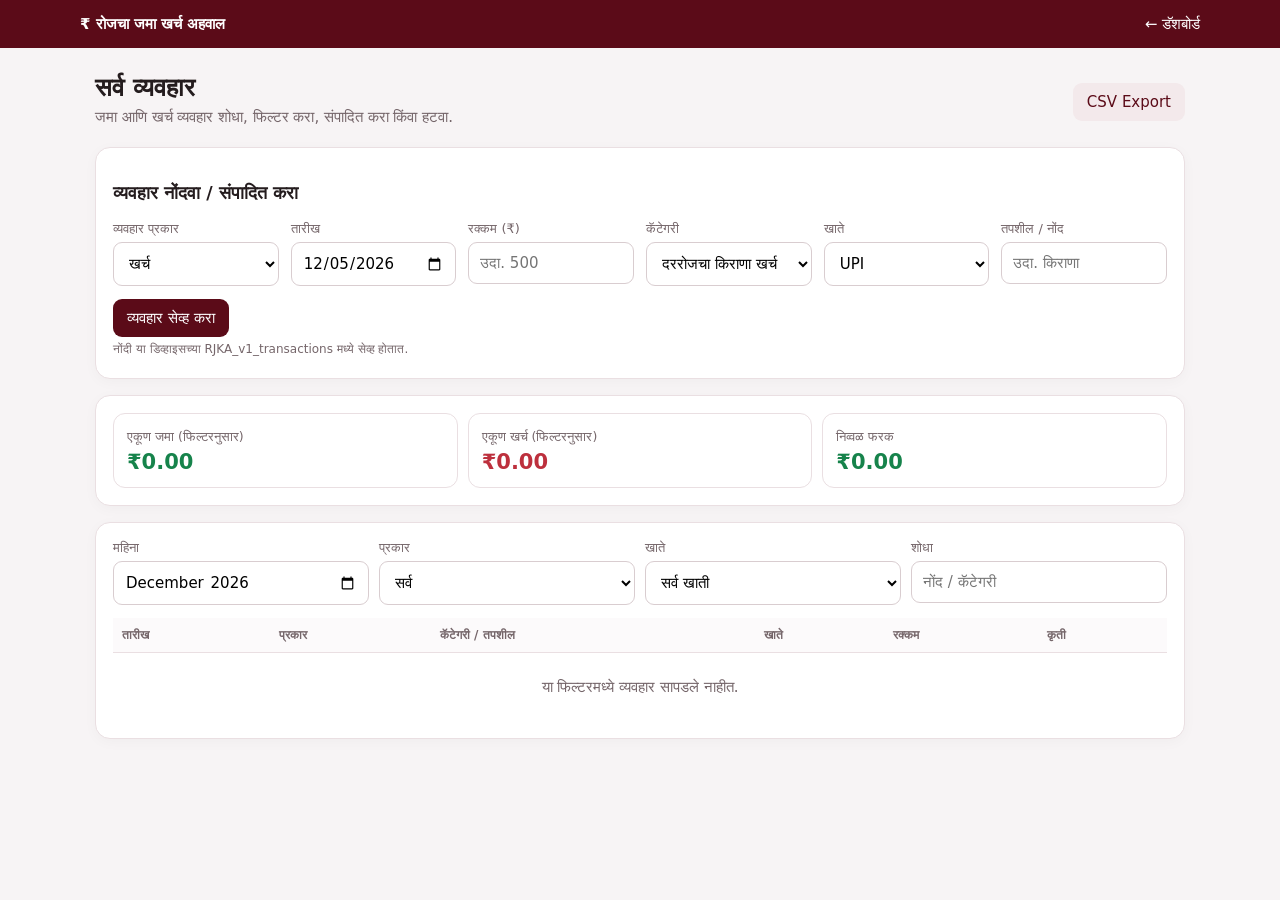
<file: transaction.html>
<!DOCTYPE html>
<html lang="mr"><head><meta charset="UTF-8"><meta name="viewport" content="width=device-width,initial-scale=1"><meta name="theme-color" content="#5b0b18"><title>व्यवहार | रोजचा जमा खर्च अहवाल</title>
<style>
:root{--maroon:#5b0b18;--bg:#f7f4f5;--line:#eadfe2;--muted:#75666a;--green:#16834b;--red:#bd303d}*{box-sizing:border-box}body{margin:0;background:var(--bg);font:15px system-ui,-apple-system,"Noto Sans Devanagari",sans-serif;color:#241c1e}.top{background:var(--maroon);color:white;padding:15px max(16px,calc((100% - 1120px)/2));display:flex;align-items:center;justify-content:space-between}.top a{color:white;text-decoration:none}.wrap{max-width:1120px;margin:25px auto;padding:0 15px}.heading{display:flex;justify-content:space-between;align-items:center;gap:12px;flex-wrap:wrap;margin-bottom:16px}h1{margin:0;font-size:25px}p{color:var(--muted);margin:5px 0}.card{background:white;border:1px solid var(--line);border-radius:15px;padding:17px;margin-bottom:16px;box-shadow:0 3px 14px #28151a08}.formgrid{display:grid;grid-template-columns:repeat(auto-fit,minmax(160px,1fr));gap:12px}.field label{display:block;font-size:13px;color:var(--muted);margin-bottom:5px}.field input,.field select{width:100%;padding:11px;border:1px solid #d9cdd0;border-radius:9px;font:inherit;background:#fff}.btn{border:0;border-radius:9px;padding:10px 14px;font:inherit;cursor:pointer;background:var(--maroon);color:#fff}.btn.secondary{background:#f3e9eb;color:var(--maroon)}.btn.danger{background:#fff0f0;color:var(--red);padding:7px 10px}.actions{display:flex;gap:8px;align-items:end;flex-wrap:wrap}.stats{display:grid;grid-template-columns:repeat(auto-fit,minmax(145px,1fr));gap:10px}.stat{border:1px solid var(--line);border-radius:12px;padding:13px}.stat small{color:var(--muted)}.stat strong{display:block;font-size:21px;margin-top:5px;overflow-wrap:anywhere}.positive{color:var(--green)}.negative{color:var(--red)}.filters{display:grid;grid-template-columns:repeat(auto-fit,minmax(150px,1fr));gap:10px;margin-bottom:13px}.tablewrap{overflow:auto}table{width:100%;border-collapse:collapse;min-width:740px}th,td{text-align:left;padding:10px 9px;border-bottom:1px solid var(--line);vertical-align:middle}th{font-size:12px;color:var(--muted);background:#fcfafb}td small{display:block;color:var(--muted)}.empty{text-align:center;color:var(--muted);padding:25px}.hint{font-size:12px;color:var(--muted)}@media(max-width:600px){.wrap{margin:16px auto}h1{font-size:22px}.card{padding:13px}}
</style></head><body><header class="top"><b>₹ रोजचा जमा खर्च अहवाल</b><a href="index.html">← डॅशबोर्ड</a></header>
<main class="wrap"><div class="heading"><div><h1>सर्व व्यवहार</h1><p>जमा आणि खर्च व्यवहार शोधा, फिल्टर करा, संपादित करा किंवा हटवा.</p></div><button class="btn secondary" id="exportBtn">CSV Export</button></div>
<section class="card"><h3>व्यवहार नोंदवा / संपादित करा</h3><form id="txForm"><input type="hidden" id="editId"><div class="formgrid">
<div class="field"><label for="type">व्यवहार प्रकार</label><select id="type" required><option value="expense">खर्च</option><option value="income">जमा</option></select></div>
<div class="field"><label for="date">तारीख</label><input type="date" id="date" required></div>
<div class="field"><label for="amount">रक्कम (₹)</label><input type="number" id="amount" min="0.01" step="0.01" required placeholder="उदा. 500"></div>
<div class="field"><label for="category">कॅटेगरी</label><select id="category" required></select></div>
<div class="field"><label for="account">खाते</label><select id="account" required></select></div>
<div class="field"><label for="note">तपशील / नोंद</label><input id="note" maxlength="120" placeholder="उदा. किराणा"></div>
</div><div class="actions" style="margin-top:13px"><button class="btn" type="submit" id="saveBtn">व्यवहार सेव्ह करा</button><button class="btn secondary" type="button" id="cancelBtn" hidden>रद्द करा</button></div></form><p class="hint">नोंदी या डिव्हाइसच्या RJKA_v1_transactions मध्ये सेव्ह होतात.</p></section>
<section class="card"><div class="stats"><div class="stat"><small>एकूण जमा (फिल्टरनुसार)</small><strong class="positive" id="sumIncome">₹0.00</strong></div><div class="stat"><small>एकूण खर्च (फिल्टरनुसार)</small><strong class="negative" id="sumExpense">₹0.00</strong></div><div class="stat"><small>निव्वळ फरक</small><strong id="sumNet">₹0.00</strong></div></div></section>
<section class="card"><div class="filters"><div class="field"><label for="month">महिना</label><input type="month" id="month"></div><div class="field"><label for="filterType">प्रकार</label><select id="filterType"><option value="all">सर्व</option><option value="income">फक्त जमा</option><option value="expense">फक्त खर्च</option></select></div><div class="field"><label for="filterAccount">खाते</label><select id="filterAccount"><option value="all">सर्व खाती</option></select></div><div class="field"><label for="search">शोधा</label><input id="search" placeholder="नोंद / कॅटेगरी"></div></div>
<div class="tablewrap"><table><thead><tr><th>तारीख</th><th>प्रकार</th><th>कॅटेगरी / तपशील</th><th>खाते</th><th>रक्कम</th><th>कृती</th></tr></thead><tbody id="rows"></tbody></table></div><div class="empty" id="empty" hidden>या फिल्टरमध्ये व्यवहार सापडले नाहीत.</div></section></main><script src="transactions.js"></script></body></html>
</file>
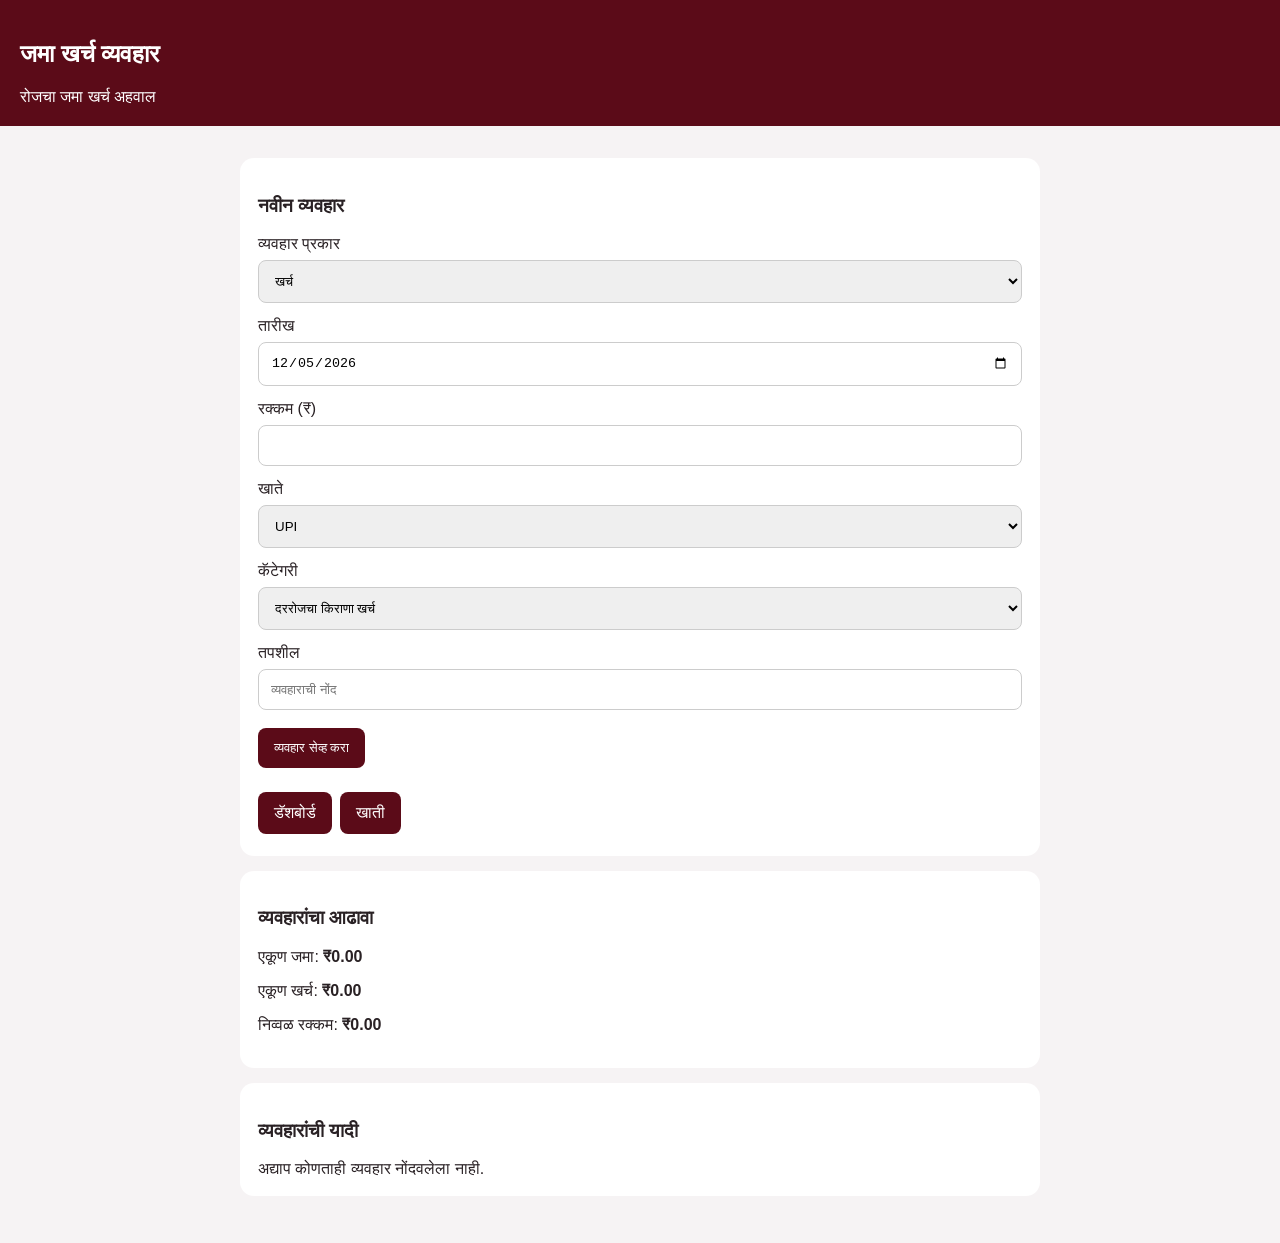
<file: transactions.html>
<!DOCTYPE html>
<html lang="mr">
<head>
 <link rel="manifest" href="./manifest.json">
<meta charset="UTF-8">
<meta name="viewport" content="width=device-width, initial-scale=1">
<meta name="theme-color" content="#5b0b18">
<title>जमा खर्च व्यवहार</title>
<style>
body{margin:0;background:#f6f3f4;color:#292124;font-family:Arial,sans-serif}
header{background:#5b0b18;color:white;padding:20px}
main{max-width:800px;margin:20px auto;padding:12px}
.card{background:white;padding:18px;margin-bottom:15px;border-radius:14px}
input,select{box-sizing:border-box;width:100%;padding:12px;margin:7px 0 14px;border:1px solid #ccc;border-radius:8px}
button,.btn{background:#5b0b18;color:white;padding:12px 16px;border:0;border-radius:8px;text-decoration:none;display:inline-block;margin:4px 4px 4px 0;cursor:pointer}
.tx{padding:12px 0;border-bottom:1px solid #eee;display:flex;justify-content:space-between;gap:10px}
small{color:#76696c}.income{color:green}.expense{color:#b42332}
</style>
</head>
<body>
<header>
<h2>जमा खर्च व्यवहार</h2>
<div>रोजचा जमा खर्च अहवाल</div>
</header>
<main>
<section class="card">
<h3>नवीन व्यवहार</h3>
<form id="form">
<label>व्यवहार प्रकार</label>
<select id="type">
<option value="expense">खर्च</option>
<option value="income">जमा</option>
</select>

<label>तारीख</label>
<input id="date" type="date" required>

<label>रक्कम (₹)</label>
<input id="amount" type="number" min="0.01" step="0.01" required>

<label>खाते</label>
<select id="account" required></select>

<label>कॅटेगरी</label>
<select id="category">
<option value="daily_grocery">दररोजचा किराणा खर्च</option>
<option value="monthly_grocery">महिन्याचा किराणा खर्च</option>
<option value="travel">प्रवास</option>
<option value="shopping">खरेदी</option>
<option value="electricity">लाईट बिल</option>
<option value="medicine">औषधे</option>
<option value="mobile">मोबाईल</option>
<option value="home_emi">घरचा EMI</option>
<option value="home_maintenance">घरचा मेंटेनन्स</option>
<option value="other_loan">इतर लोन</option>
<option value="fish">मच्छी</option>
<option value="outside_food">बाहेर जेवण</option>
<option value="insurance">विमा योजना</option>
<option value="other">Other</option>
</select>

<label>तपशील</label>
<input id="note" placeholder="व्यवहाराची नोंद">

<button type="submit">व्यवहार सेव्ह करा</button>
</form>
<p id="msg"></p>
<a class="btn" href="./index.html">डॅशबोर्ड</a>
<a class="btn" href="./account.html">खाती</a>
</section>

<section class="card">
<h3>व्यवहारांचा आढावा</h3>
<p>एकूण जमा: <strong id="income">₹0.00</strong></p>
<p>एकूण खर्च: <strong id="expense">₹0.00</strong></p>
<p>निव्वळ रक्कम: <strong id="net">₹0.00</strong></p>
</section>

<section class="card">
<h3>व्यवहारांची यादी</h3>
<div id="list"></div>
</section>
</main>
<script>
"use strict";

const K={
 transactions:"RJKA_v1_transactions",
 accounts:"RJKA_v1_accounts",
 budgets:"RJKA_v1_budgets",
 lending:"RJKA_v1_lending",
 workplan:"RJKA_v1_workplan",
 settings:"RJKA_v1_settings"
};

function read(key,fallback){
 try{
  const value=JSON.parse(localStorage.getItem(key));
  return Array.isArray(value)?value:fallback;
 }catch(e){return fallback;}
}
function save(key,value){
 localStorage.setItem(key,JSON.stringify(value));
}
function init(){
 let accounts=read(K.accounts,null);
 if(!accounts||accounts.length===0){
  accounts=[
   {id:"RJKA-ACC-001",name:"UPI",openingBalance:0},
   {id:"RJKA-ACC-002",name:"Cash",openingBalance:0},
   {id:"RJKA-ACC-003",name:"Bank",openingBalance:0}
  ];
  save(K.accounts,accounts);
 }
 if(localStorage.getItem(K.transactions)===null)save(K.transactions,[]);
 if(localStorage.getItem(K.budgets)===null)save(K.budgets,[]);
 if(localStorage.getItem(K.lending)===null)save(K.lending,[]);
 if(localStorage.getItem(K.workplan)===null)save(K.workplan,[]);
 if(localStorage.getItem(K.settings)===null)
  save(K.settings,{currency:"₹",firstDayOfWeek:"monday",financialYearStartMonth:4});
}
function money(n){
 return "₹"+(Number(n)||0).toLocaleString("en-IN",{minimumFractionDigits:2,maximumFractionDigits:2});
}
function fillAccounts(){
 const select=document.getElementById("account");
 select.replaceChildren();
 read(K.accounts,[]).forEach(a=>{
  const option=document.createElement("option");
  option.value=a.id;
  option.textContent=a.name;
  select.append(option);
 });
}
function render(){
 const txs=read(K.transactions,[]);
 const accounts=read(K.accounts,[]);
 const income=txs.filter(t=>t.type==="income").reduce((s,t)=>s+(Number(t.amount)||0),0);
 const expense=txs.filter(t=>t.type==="expense").reduce((s,t)=>s+(Number(t.amount)||0),0);

 document.getElementById("income").textContent=money(income);
 document.getElementById("expense").textContent=money(expense);
 document.getElementById("net").textContent=money(income-expense);

 const list=document.getElementById("list");
 list.replaceChildren();

 txs.slice().sort((a,b)=>String(b.date).localeCompare(String(a.date))).forEach(t=>{
  const row=document.createElement("div");
  row.className="tx";

  const info=document.createElement("div");
  const title=document.createElement("strong");
  title.textContent=t.note||t.category||t.type;
  const detail=document.createElement("small");
  const account=accounts.find(a=>a.id===t.accountId);
  detail.textContent=(t.date||"")+" · "+(account?account.name:"खाते उपलब्ध नाही");
  info.append(title,document.createElement("br"),detail);

  const amount=document.createElement("strong");
  amount.className=t.type==="income"?"income":"expense";
  amount.textContent=(t.type==="income"?"+":"−")+money(t.amount);

  row.append(info,amount);
  list.append(row);
 });
 if(!txs.length)list.textContent="अद्याप कोणताही व्यवहार नोंदवलेला नाही.";
}

document.getElementById("date").value=new Date().toLocaleDateString("en-CA");

document.getElementById("form").addEventListener("submit",function(e){
 e.preventDefault();

 const amount=Number(document.getElementById("amount").value);
 const accountId=document.getElementById("account").value;
 const date=document.getElementById("date").value;

 if(!accountId){
  document.getElementById("msg").textContent="कृपया आधी खाते जोडा.";
  return;
 }
 if(!Number.isFinite(amount)||amount<=0||!date){
  document.getElementById("msg").textContent="योग्य तारीख आणि रक्कम भरा.";
  return;
 }

 const txs=read(K.transactions,[]);
 txs.push({
  id:"RJKA-TX-"+Date.now(),
  type:document.getElementById("type").value,
  date:date,
  amount:amount,
  accountId:accountId,
  category:document.getElementById("category").value,
  note:document.getElementById("note").value.trim(),
  createdAt:new Date().toISOString()
 });

 try{
  save(K.transactions,txs);
  document.getElementById("amount").value="";
  document.getElementById("note").value="";
  document.getElementById("msg").textContent="व्यवहार सेव्ह झाला.";
  render();
 }catch(err){
  document.getElementById("msg").textContent="सेव्ह करताना त्रुटी: "+err.message;
 }
});

try{init();fillAccounts();render();}
catch(e){document.getElementById("msg").textContent="त्रुटी: "+e.message;}
</script>
</body>
</html>
</file>
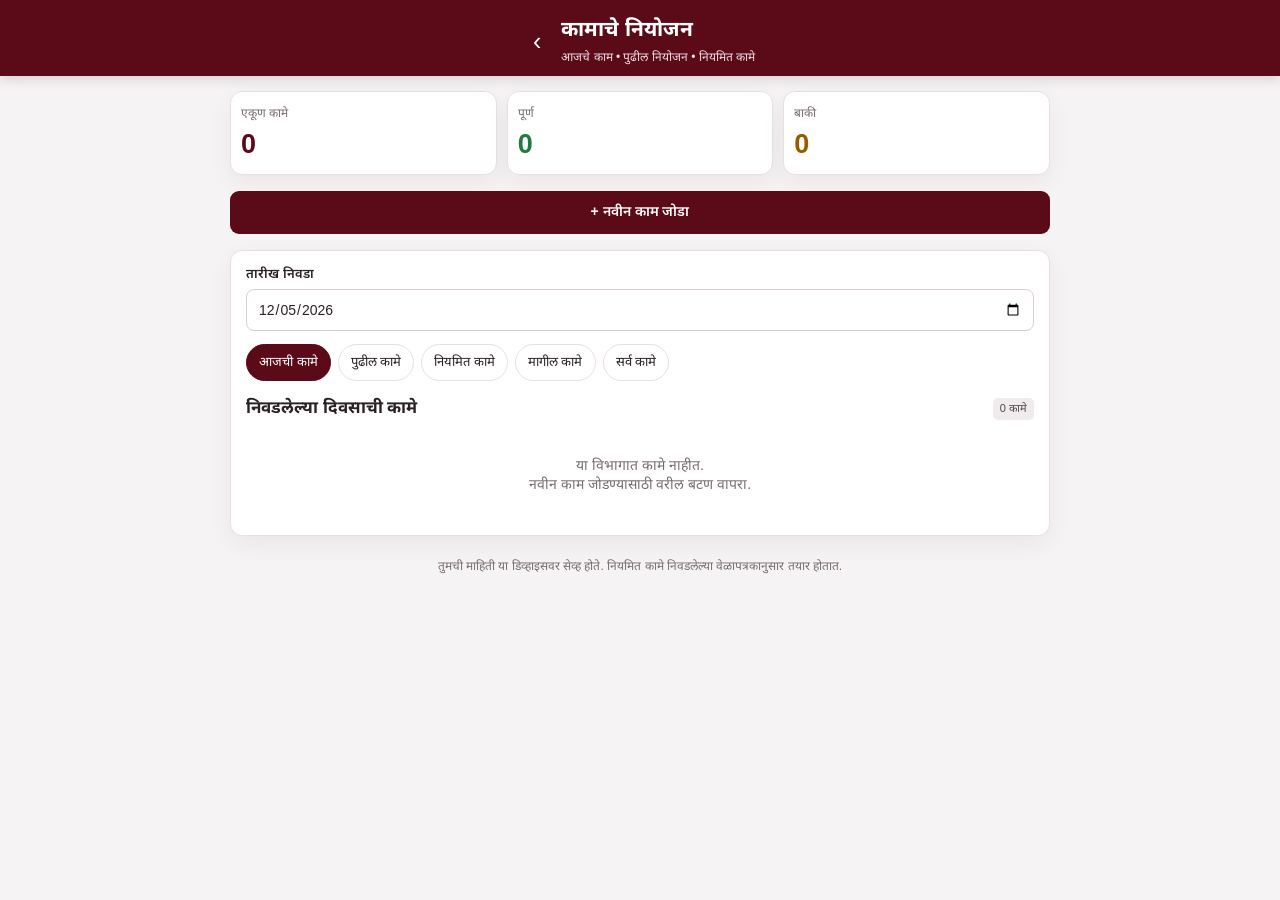
<file: workplan.html>
<!DOCTYPE html>
<html lang="mr">
<head>
  <link rel="manifest" href="./manifest.json">
<meta charset="UTF-8">
<meta name="viewport" content="width=device-width, initial-scale=1">
<meta name="theme-color" content="#5b0b18">
<title>कामाचे नियोजन | रोजचा जमा खर्च अहवाल</title>
<link rel="stylesheet" href="./style.css">

<style>
:root {
  --maroon: #5b0b18;
  --bg: #f6f3f4;
  --text: #292124;
  --muted: #766b6e;
  --border: #e8dfe1;
  --green: #217a42;
  --orange: #9a5b00;
}
* { box-sizing: border-box; }
body {
  margin: 0;
  background: var(--bg);
  color: var(--text);
  font-family: Arial, "Noto Sans Devanagari", sans-serif;
}
button, input, select, textarea { font: inherit; }
button { cursor: pointer; }
button:focus-visible, input:focus-visible,
select:focus-visible, textarea:focus-visible {
  outline: 2px solid #a64a5b;
  outline-offset: 2px;
}
.topbar {
  background: var(--maroon);
  color: white;
  padding: 17px 16px;
}
.topbar-inner {
  max-width: 850px;
  margin: auto;
  display: flex;
  align-items: center;
  gap: 12px;
}
.back-btn {
  color: white;
  text-decoration: none;
  font-size: 25px;
  padding: 4px 8px;
}
.topbar h1 { font-size: 21px; margin: 0 0 5px; }
.topbar p { font-size: 12px; margin: 0; color: #f2dfe2; }
.container {
  max-width: 850px;
  margin: auto;
  padding: 15px;
}
.summary {
  display: grid;
  grid-template-columns: repeat(3, minmax(0, 1fr));
  gap: 10px;
  margin-bottom: 16px;
}
.summary-card {
  padding: 14px 10px;
  background: white;
  border: 1px solid var(--border);
  border-radius: 12px;
}
.summary-card span { display: block; font-size: 12px; color: var(--muted); }
.summary-card strong { display: block; font-size: 27px; margin-top: 7px; }
.summary-card:nth-child(1) strong { color: var(--maroon); }
.summary-card:nth-child(2) strong { color: var(--green); }
.summary-card:nth-child(3) strong { color: var(--orange); }
.primary-btn {
  background: var(--maroon);
  color: white;
  border: 0;
  padding: 12px 16px;
  border-radius: 9px;
  font-weight: 600;
}
.secondary-btn {
  background: white;
  color: var(--maroon);
  border: 1px solid var(--maroon);
  padding: 9px 12px;
  border-radius: 8px;
}
.add-btn { width: 100%; margin-bottom: 16px; }
.panel {
  background: white;
  border: 1px solid var(--border);
  border-radius: 12px;
  padding: 15px;
  margin-bottom: 15px;
}
.panel h2 { font-size: 17px; margin: 0 0 14px; }
.form-grid {
  display: grid;
  grid-template-columns: repeat(2, minmax(0, 1fr));
  gap: 12px;
}
.field { min-width: 0; }
.field.full { grid-column: 1 / -1; }
.field label {
  display: block;
  font-size: 13px;
  font-weight: 600;
  margin-bottom: 6px;
}
.field input, .field select, .field textarea {
  display: block;
  width: 100%;
  min-width: 0;
  padding: 11px;
  border: 1px solid #d9cdd0;
  border-radius: 8px;
  background: white;
  color: var(--text);
}
.field textarea { min-height: 72px; resize: vertical; }
.days {
  display: flex;
  flex-wrap: wrap;
  gap: 8px;
}
.day-option {
  display: flex;
  align-items: center;
  gap: 5px;
  padding: 8px;
  background: #f8f3f4;
  border-radius: 7px;
  font-size: 13px;
}
.form-actions { display: flex; gap: 9px; margin-top: 14px; }
.tabs {
  display: flex;
  gap: 7px;
  overflow-x: auto;
  padding-bottom: 10px;
  margin-bottom: 7px;
}
.tab {
  flex: 0 0 auto;
  padding: 9px 12px;
  border: 1px solid var(--border);
  background: white;
  color: var(--text);
  border-radius: 20px;
  font-size: 13px;
}
.tab.active { background: var(--maroon); color: white; border-color: var(--maroon); }
.list-heading {
  display: flex;
  justify-content: space-between;
  align-items: center;
  gap: 8px;
  margin-bottom: 12px;
}
.list-heading h2 { margin: 0; font-size: 17px; }
.task {
  border: 1px solid var(--border);
  border-radius: 10px;
  padding: 13px;
  margin-bottom: 10px;
}
.task-top { display: flex; gap: 10px; align-items: flex-start; }
.task-check { width: 20px; height: 20px; accent-color: var(--maroon); margin-top: 2px; }
.task-main { flex: 1; min-width: 0; }
.task-name { font-size: 15px; font-weight: 600; overflow-wrap: anywhere; }
.task.done .task-name { text-decoration: line-through; color: var(--muted); }
.task-meta { font-size: 12px; color: var(--muted); margin-top: 6px; line-height: 1.7; }
.task-note { font-size: 13px; margin-top: 7px; overflow-wrap: anywhere; }
.badges { display: flex; flex-wrap: wrap; gap: 5px; margin-top: 8px; }
.badge {
  display: inline-block;
  padding: 4px 7px;
  border-radius: 5px;
  font-size: 11px;
  background: #f0ecee;
  color: #51464a;
}
.badge.high { background: #fbe3e5; color: #a21d2c; }
.badge.medium { background: #fff0d8; color: #8a5300; }
.badge.complete { background: #e2f4e7; color: #216e39; }
.task-actions { display: flex; flex-wrap: wrap; gap: 7px; margin: 11px 0 0 30px; }
.task-actions button { font-size: 12px; padding: 7px 10px; }
.edit-btn { border: 1px solid #d9cdd0; background: white; border-radius: 6px; }
.delete-btn { border: 1px solid #edc4c8; background: #fff4f4; color: #a21d2c; border-radius: 6px; }
.empty { text-align: center; color: var(--muted); padding: 25px 10px; font-size: 14px; }
.error { color: #b42332; font-size: 13px; margin-top: 9px; }
.hidden { display: none !important; }
.footer-note { font-size: 12px; text-align: center; color: var(--muted); padding: 8px; }

@media(max-width: 420px) {
  .container { padding: 10px; }
  .summary { gap: 6px; }
  .summary-card { padding: 12px 8px; }
  .summary-card strong { font-size: 23px; }
  .form-grid { gap: 10px; }
  .panel { padding: 12px; }
}
</style>
</head>

<body>
<header class="topbar">
  <div class="topbar-inner">
    <a class="back-btn" href="./index.html" aria-label="मुख्यपृष्ठावर जा">‹</a>
    <div>
      <h1>कामाचे नियोजन</h1>
      <p>आजचे काम • पुढील नियोजन • नियमित कामे</p>
    </div>
  </div>
</header>

<main class="container">
  <section class="summary">
    <div class="summary-card">
      <span>एकूण कामे</span>
      <strong id="totalCount">0</strong>
    </div>
    <div class="summary-card">
      <span>पूर्ण</span>
      <strong id="doneCount">0</strong>
    </div>
    <div class="summary-card">
      <span>बाकी</span>
      <strong id="pendingCount">0</strong>
    </div>
  </section>

  <button class="primary-btn add-btn" id="addTaskBtn" type="button">
    + नवीन काम जोडा
  </button>

  <section class="panel hidden" id="formPanel">
    <h2 id="formTitle">नवीन काम</h2>
    <form id="taskForm">
      <div class="form-grid">
        <div class="field full">
          <label for="taskName">कामाचे नाव *</label>
          <input id="taskName" maxlength="150" required
                 placeholder="उदा. वीज बिल भरणे">
        </div>

        <div class="field">
          <label for="taskDate">कामाची तारीख *</label>
          <input id="taskDate" type="date" required>
        </div>

        <div class="field">
          <label for="taskTime">वेळ (ऐच्छिक)</label>
          <input id="taskTime" type="time">
        </div>

        <div class="field">
          <label for="taskPriority">प्राधान्य</label>
          <select id="taskPriority">
            <option value="high">अत्यंत महत्त्वाचे</option>
            <option value="medium">महत्त्वाचे</option>
            <option value="normal" selected>सामान्य</option>
          </select>
        </div>

        <div class="field">
          <label for="taskRepeat">पुनरावृत्ती</label>
          <select id="taskRepeat">
            <option value="none">एकदाच</option>
            <option value="daily">दररोज</option>
            <option value="weekly">दर आठवड्याला</option>
          </select>
        </div>

        <div class="field full hidden" id="daysField">
          <label>आठवड्याचे दिवस निवडा *</label>
          <div class="days">
            <label class="day-option"><input type="checkbox" name="weekday" value="1"> सोम</label>
            <label class="day-option"><input type="checkbox" name="weekday" value="2"> मंगळ</label>
            <label class="day-option"><input type="checkbox" name="weekday" value="3"> बुध</label>
            <label class="day-option"><input type="checkbox" name="weekday" value="4"> गुरु</label>
            <label class="day-option"><input type="checkbox" name="weekday" value="5"> शुक्र</label>
            <label class="day-option"><input type="checkbox" name="weekday" value="6"> शनि</label>
            <label class="day-option"><input type="checkbox" name="weekday" value="0"> रवि</label>
          </div>
        </div>

        <div class="field full hidden" id="endDateField">
          <label for="taskEndDate">पुनरावृत्तीची शेवटची तारीख (ऐच्छिक)</label>
          <input id="taskEndDate" type="date">
        </div>

        <div class="field full">
          <label for="taskNote">नोंद (ऐच्छिक)</label>
          <textarea id="taskNote" maxlength="1000"
                    placeholder="कामाबद्दल अधिक माहिती..."></textarea>
        </div>
      </div>

      <div id="formError" class="error" role="alert"></div>
      <div class="form-actions">
        <button class="primary-btn" type="submit" id="saveTaskBtn">सेव्ह करा</button>
        <button class="secondary-btn" type="button" id="cancelFormBtn">रद्द करा</button>
      </div>
    </form>
  </section>

  <section class="panel">
    <div class="field">
      <label for="filterDate">तारीख निवडा</label>
      <input id="filterDate" type="date">
    </div>
    <div class="tabs" style="margin-top:13px" id="tabs">
      <button class="tab active" data-tab="today">आजची कामे</button>
      <button class="tab" data-tab="upcoming">पुढील कामे</button>
      <button class="tab" data-tab="recurring">नियमित कामे</button>
      <button class="tab" data-tab="history">मागील कामे</button>
      <button class="tab" data-tab="all">सर्व कामे</button>
    </div>
    <div class="list-heading">
      <h2 id="listTitle">आजची कामे</h2>
      <span id="listCount" class="badge">0 कामे</span>
    </div>
    <div id="taskList" aria-live="polite"></div>
  </section>

  <p class="footer-note">
    तुमची माहिती या डिव्हाइसवर सेव्ह होते. नियमित कामे निवडलेल्या वेळापत्रकानुसार तयार होतात.
  </p>
</main>

<script>
(function () {
  "use strict";

  const STORAGE_KEY = "RJKA_v1_workplan";
  const $ = id => document.getElementById(id);

  let data = { version: 1, tasks: [] };
  let activeTab = "today";
  let editingId = null;
  let storageAvailable = true;

  function localDate(date = new Date()) {
    return date.getFullYear() + "-" +
      String(date.getMonth() + 1).padStart(2, "0") + "-" +
      String(date.getDate()).padStart(2, "0");
  }

  function shiftDate(dateString, days) {
    const d = new Date(dateString + "T12:00:00");
    d.setDate(d.getDate() + days);
    return localDate(d);
  }

  function makeId() {
    return "wp_" + Date.now().toString(36) + "_" +
      Math.random().toString(36).slice(2, 9);
  }

  function escapeHTML(value) {
    return String(value ?? "").replace(/[&<>"']/g, char => ({
      "&": "&amp;", "<": "&lt;", ">": "&gt;",
      '"': "&quot;", "'": "&#39;"
    })[char]);
  }

  function loadData() {
    try {
      const raw = localStorage.getItem(STORAGE_KEY);
      if (raw) {
        const parsed = JSON.parse(raw);
        if (parsed && Array.isArray(parsed.tasks)) {
          data = parsed;
        }
      }
    } catch (error) {
      storageAvailable = false;
      showStorageError("माहिती वाचता आली नाही. ब्राउझर स्टोरेज तपासा.");
    }
  }

  function saveData() {
    try {
      localStorage.setItem(STORAGE_KEY, JSON.stringify(data));
      storageAvailable = true;
      return true;
    } catch (error) {
      storageAvailable = false;
      showStorageError("माहिती सेव्ह झाली नाही. डिव्हाइसची जागा किंवा ब्राउझर सेटिंग तपासा.");
      return false;
    }
  }

  function showStorageError(message) {
    $("formError").textContent = message;
  }

  function getTemplate(templateId) {
    return data.tasks.find(t =>
      t.id === templateId && t.kind === "template"
    );
  }

  // प्रत्येक पुनरावृत्तीच्या तारखेसाठी स्वतंत्र नोंद.
  function generateOccurrences() {
    const today = localDate();
    const first = shiftDate(today, -30);
    const last = shiftDate(today, 90);
    let changed = false;

    const templates = data.tasks.filter(t =>
      t.kind === "template" && t.repeat !== "none"
    );

    for (const template of templates) {
      let date = template.date > first ? template.date : first;

      while (date <= last) {
        const withinEnd = !template.endDate || date <= template.endDate;
        const afterStart = date >= template.date;
        const weekday = new Date(date + "T12:00:00").getDay();

        const matches = template.repeat === "daily" ||
          (template.repeat === "weekly" &&
            Array.isArray(template.weekdays) &&
            template.weekdays.includes(weekday));

        if (afterStart && withinEnd && matches) {
          const exists = data.tasks.some(t =>
            t.kind === "occurrence" &&
            t.templateId === template.id &&
            t.date === date
          );

          if (!exists) {
            data.tasks.push({
              id: makeId(),
              kind: "occurrence",
              templateId: template.id,
              date: date,
              name: template.name,
              time: template.time || "",
              priority: template.priority || "normal",
              note: template.note || "",
              done: false,
              createdAt: new Date().toISOString()
            });
            changed = true;
          }
        }

        date = shiftDate(date, 1);
      }
    }

    if (changed) saveData();
  }

  function isRecurring(t) {
    return t.kind === "template" && t.repeat !== "none";
  }

  function allVisibleTasks() {
    return data.tasks.filter(t => t.kind !== "template");
  }

  function updateSummary() {
    const today = localDate();
    const tasks = allVisibleTasks().filter(t => t.date === today);
    $("totalCount").textContent = tasks.length;
    $("doneCount").textContent = tasks.filter(t => t.done).length;
    $("pendingCount").textContent = tasks.filter(t => !t.done).length;
  }

  function priorityText(priority) {
    return {
      high: "अत्यंत महत्त्वाचे",
      medium: "महत्त्वाचे",
      normal: "सामान्य"
    }[priority] || "सामान्य";
  }

  function repeatText(t) {
    if (t.kind === "template") {
      if (t.repeat === "daily") return "दररोज";
      if (t.repeat === "weekly") return "दर आठवड्याला";
    }
    if (t.kind === "occurrence") return "नियमित काम";
    return "एकदाच";
  }

  function dateText(date) {
    if (!date) return "";
    const parts = date.split("-");
    return parts[2] + "/" + parts[1] + "/" + parts[0];
  }

  function getFilteredTasks() {
    const today = localDate();
    const selectedDate = $("filterDate").value || today;
    const tasks = allVisibleTasks();

    if (activeTab === "today") {
      return tasks.filter(t => t.date === selectedDate)
        .sort(sortTasks);
    }

    if (activeTab === "upcoming") {
      return tasks.filter(t => t.date > today)
        .sort(sortTasks);
    }

    if (activeTab === "recurring") {
      return data.tasks.filter(t => isRecurring(t))
        .sort(sortTasks);
    }

    if (activeTab === "history") {
      return tasks.filter(t => t.date < today)
        .sort((a, b) => sortTasks(b, a));
    }

    return data.tasks.filter(t =>
      t.kind === "task" || t.kind === "occurrence" ||
      t.kind === "template"
    ).sort(sortTasks);
  }

  function sortTasks(a, b) {
    const dateCompare = (a.date || "").localeCompare(b.date || "");
    if (dateCompare !== 0) return dateCompare;
    return (a.time || "99:99").localeCompare(b.time || "99:99");
  }

  function renderTasks() {
    updateSummary();

    const titles = {
      today: "निवडलेल्या दिवसाची कामे",
      upcoming: "पुढील कामे",
      recurring: "नियमित कामांचे वेळापत्रक",
      history: "मागील कामे",
      all: "सर्व कामे"
    };
    $("listTitle").textContent = titles[activeTab];

    const tasks = getFilteredTasks();
    $("listCount").textContent = tasks.length + " कामे";

    if (!tasks.length) {
      $("taskList").innerHTML =
        '<div class="empty">या विभागात कामे नाहीत.<br>नवीन काम जोडण्यासाठी वरील बटण वापरा.</div>';
      return;
    }

    $("taskList").innerHTML = tasks.map(t => {
      const isTemplate = t.kind === "template";
      const priorityClass = t.priority === "high" ? "high" :
        t.priority === "medium" ? "medium" : "";
      const status = isTemplate ? "नियमित" : (t.done ? "पूर्ण" : "बाकी");

      const weekdays = t.repeat === "weekly" && t.weekdays
        ? " • " + t.weekdays.map(n =>
          ["रवि", "सोम", "मंगळ", "बुध", "गुरु", "शुक्र", "शनि"][n]
        ).join(", ")
        : "";

      return `
        <article class="task ${t.done ? "done" : ""}">
          <div class="task-top">
            ${isTemplate ? "" : `
              <input class="task-check" type="checkbox"
                data-action="toggle" data-id="${escapeHTML(t.id)}"
                aria-label="${t.done ? "काम अपूर्ण करा" : "काम पूर्ण करा"}"
                ${t.done ? "checked" : ""}>
            `}
            <div class="task-main">
              <div class="task-name">${escapeHTML(t.name)}</div>
              <div class="task-meta">
                ${isTemplate ? "सुरुवात: " : ""}
                ${escapeHTML(dateText(t.date))}
                ${t.time ? " • " + escapeHTML(t.time) : ""}
                ${t.endDate && isTemplate ? " • समाप्ती: " + escapeHTML(dateText(t.endDate)) : ""}
              </div>
              <div class="badges">
                <span class="badge ${priorityClass}">${escapeHTML(priorityText(t.priority))}</span>
                <span class="badge">${escapeHTML(repeatText(t) + weekdays)}</span>
                <span class="badge ${t.done ? "complete" : ""}">${status}</span>
              </div>
              ${t.note ? `<div class="task-note">${escapeHTML(t.note)}</div>` : ""}
            </div>
          </div>
          <div class="task-actions">
            <button type="button" class="edit-btn"
              data-action="edit" data-id="${escapeHTML(t.id)}">बदल करा</button>
            <button type="button" class="delete-btn"
              data-action="delete" data-id="${escapeHTML(t.id)}">
              ${isTemplate ? "नियमित काम हटवा" : "हटवा"}
            </button>
          </div>
        </article>
      `;
    }).join("");
  }

  function openForm(task = null) {
    editingId = task ? task.id : null;
    $("formPanel").classList.remove("hidden");
    $("formTitle").textContent = task ? "कामात बदल करा" : "नवीन काम जोडा";
    $("saveTaskBtn").textContent = task ? "बदल सेव्ह करा" : "काम सेव्ह करा";
    $("formError").textContent = "";

    $("taskName").value = task ? task.name : "";
    $("taskDate").value = task ? task.date : localDate();
    $("taskTime").value = task ? (task.time || "") : "";
    $("taskPriority").value = task ? task.priority : "normal";
    $("taskNote").value = task ? (task.note || "") : "";
    $("taskRepeat").value = task ? (task.repeat || "none") : "none";
    $("taskEndDate").value = task ? (task.endDate || "") : "";

    document.querySelectorAll('input[name="weekday"]').forEach(box => {
      box.checked = !!(task && task.weekdays &&
        task.weekdays.includes(Number(box.value)));
    });

    // आधीपासून तयार झालेली नियमित नोंद बदलताना तिची पुनरावृत्ती
    // नव्याने बदलू नये; बदल फक्त त्या दिवसापुरता असेल.
    $("taskRepeat").disabled = !!(task &&
      (task.kind === "occurrence" || task.kind === "template"));

    updateRepeatFields();
    $("formPanel").scrollIntoView({ behavior: "smooth", block: "start" });
  }

  function closeForm() {
    $("formPanel").classList.add("hidden");
    $("taskRepeat").disabled = false;
    editingId = null;
    $("formError").textContent = "";
  }

  function updateRepeatFields() {
    const repeat = $("taskRepeat").value;
    $("daysField").classList.toggle("hidden", repeat !== "weekly");
    $("endDateField").classList.toggle("hidden", repeat === "none");
  }

  function handleSave(event) {
    event.preventDefault();
    $("formError").textContent = "";

    const name = $("taskName").value.trim();
    const date = $("taskDate").value;
    const repeat = $("taskRepeat").value;
    const endDate = $("taskEndDate").value;

    if (!name || !date) {
      $("formError").textContent = "कामाचे नाव आणि तारीख भरणे आवश्यक आहे.";
      return;
    }

    if (endDate && endDate < date && repeat !== "none") {
      $("formError").textContent = "शेवटची तारीख सुरुवातीच्या तारखेपेक्षा आधीची असू शकत नाही.";
      return;
    }

    const weekdays = Array.from(
      document.querySelectorAll('input[name="weekday"]:checked')
    ).map(box => Number(box.value));

    if (repeat === "weekly" && weekdays.length === 0) {
      $("formError").textContent = "किमान एक वार निवडा.";
      return;
    }

    const task = {
      name,
      date,
      time: $("taskTime").value,
      priority: $("taskPriority").value,
      note: $("taskNote").value.trim(),
      repeat,
      weekdays: repeat === "weekly" ? weekdays : [],
      endDate: repeat === "none" ? "" : endDate,
      done: false
    };

    if (editingId) {
      const existing = data.tasks.find(t => t.id === editingId);
      if (!existing) {
        $("formError").textContent = "हे काम सापडले नाही. पुन्हा प्रयत्न करा.";
        return;
      }

      if (existing.kind === "template") {
        Object.assign(existing, task, { kind: "template" });
      } else {
        // आधीच्या दिवसाची स्थिती जशी आहे तशीच ठेवा.
        Object.assign(existing, {
          name: task.name,
          date: task.date,
          time: task.time,
          priority: task.priority,
          note: task.note
        });
      }
    } else {
      const newTask = {
        id: makeId(),
        ...task,
        kind: repeat === "none" ? "task" : "template",
        createdAt: new Date().toISOString()
      };
      data.tasks.push(newTask);
    }

    if (!saveData()) return;

    generateOccurrences();
    closeForm();
    renderTasks();
  }

  function toggleTask(id, checked) {
    const task = data.tasks.find(t => t.id === id);
    if (!task || task.kind === "template") return;

    task.done = checked;
    task.completedAt = checked ? new Date().toISOString() : null;

    if (saveData()) renderTasks();
  }

  function deleteTask(id) {
    const task = data.tasks.find(t => t.id === id);
    if (!task) return;

    const isTemplate = task.kind === "template";
    const message = isTemplate
      ? "हे नियमित काम आणि त्याच्या तयार झालेल्या सर्व नोंदी हटवायच्या आहेत का?"
      : "हे काम हटवायचे आहे का?";

    if (!confirm(message)) return;

    if (isTemplate) {
      data.tasks = data.tasks.filter(t =>
        t.id !== id && !(t.kind === "occurrence" && t.templateId === id)
      );
    } else {
      data.tasks = data.tasks.filter(t => t.id !== id);
    }

    if (saveData()) renderTasks();
  }

  $("addTaskBtn").addEventListener("click", () => openForm());
  $("cancelFormBtn").addEventListener("click", closeForm);
  $("taskForm").addEventListener("submit", handleSave);
  $("taskRepeat").addEventListener("change", updateRepeatFields);
  $("filterDate").value = localDate();
  $("filterDate").addEventListener("change", () => {
    if (activeTab === "today") renderTasks();
  });

  $("tabs").addEventListener("click", event => {
    const button = event.target.closest("[data-tab]");
    if (!button) return;

    activeTab = button.dataset.tab;
    document.querySelectorAll(".tab").forEach(tab => {
      tab.classList.toggle("active", tab === button);
    });
    renderTasks();
  });

  $("taskList").addEventListener("change", event => {
    const input = event.target.closest('[data-action="toggle"]');
    if (input) toggleTask(input.dataset.id, input.checked);
  });

  $("taskList").addEventListener("click", event => {
    const button = event.target.closest("[data-action]");
    if (!button) return;

    const task = data.tasks.find(t => t.id === button.dataset.id);
    if (!task) return;

    if (button.dataset.action === "edit") {
      openForm(task);
    } else if (button.dataset.action === "delete") {
      deleteTask(task.id);
    }
  });

  loadData();
  generateOccurrences();
  renderTasks();
})();
</script>
</body>
</html>
</file>
<file: style.css>
@import url('https://fonts.googleapis.com/css2?family=Noto+Sans+Devanagari:wght@400;500;600;700;800&display=swap');
:root{--maroon:#5b0b18;--maroon-dark:#420711;--maroon-soft:#f8ecee;--ink:#241b1d;--muted:#81777a;--line:#eee7e8;--bg:#f7f5f5;--white:#fff;--green:#18834d;--red:#c13d4c;--shadow:0 8px 24px rgba(45,12,18,.055)}
*{box-sizing:border-box}body{margin:0;background:var(--bg);color:var(--ink);font-family:'Noto Sans Devanagari',system-ui,sans-serif;font-size:14px}.topbar{height:76px;background:var(--maroon);color:#fff;display:flex;align-items:center;justify-content:space-between;padding:0 26px;position:sticky;top:0;z-index:20;box-shadow:0 3px 12px #28050b26}.brand{display:flex;align-items:center;gap:12px;margin-right:auto}.brand-mark{width:42px;height:42px;border-radius:13px;background:#ffffff20;border:1px solid #ffffff3d;display:grid;place-items:center;font-size:24px;font-weight:800}.brand-title{font-size:17px;font-weight:700;letter-spacing:.1px}.brand-subtitle{font-size:11px;color:#f3dfe2;margin-top:2px}.icon-btn{border:0;background:transparent;color:inherit;font-size:23px;cursor:pointer;width:42px;height:42px;border-radius:10px}.icon-btn:hover{background:#ffffff1b}.menu-toggle{display:none;margin-right:12px}.app-shell{display:flex;min-height:calc(100vh - 76px)}.sidebar{width:244px;flex-shrink:0;background:#fff;border-right:1px solid var(--line);padding:24px 14px;display:flex;flex-direction:column;gap:5px}.sidebar-heading{font-size:11px;font-weight:700;color:#a09598;letter-spacing:1px;padding:0 13px 12px}.nav-item{border:0;background:transparent;color:#64595c;text-align:left;padding:12px 14px;border-radius:10px;font:500 13px inherit;display:flex;align-items:center;gap:13px;cursor:pointer;width:100%;font-family:inherit;transition:.15s}.nav-item span{width:20px;text-align:center;font-size:18px;color:#8d7c80}.nav-item:hover{background:#faf4f5;color:var(--maroon)}.nav-item.active{background:var(--maroon-soft);color:var(--maroon);font-weight:700}.nav-item.active span{color:var(--maroon)}.sidebar-foot{margin-top:auto;padding:18px 12px 0;color:#a09598;font-size:10px;border-top:1px solid var(--line)}.main-content{flex:1;min-width:0;padding:30px 34px 16px;max-width:1600px;margin:0 auto;width:100%}.page{display:none}.page.active{display:block}.page-heading{display:flex;align-items:center;justify-content:space-between;gap:16px;margin-bottom:23px}.page-heading h1{font-size:25px;margin:0 0 4px;font-weight:800}.eyebrow{font-size:10px;letter-spacing:1.4px;font-weight:800;color:var(--maroon);margin:0 0 5px}.muted{color:var(--muted);font-size:12px;margin:0}.month-select{display:flex;align-items:center;gap:9px;color:#71676a;font-size:12px}.month-select input{font:inherit;border:1px solid var(--line);background:#fff;border-radius:9px;padding:9px 10px;color:var(--ink);outline-color:var(--maroon)}.summary-grid{display:grid;grid-template-columns:repeat(4,minmax(0,1fr));gap:15px;margin-bottom:20px}.summary-card{background:#fff;border:1px solid var(--line);border-radius:15px;padding:19px 19px 17px;box-shadow:var(--shadow);min-width:0}.balance-card{background:var(--maroon);color:#fff;border-color:var(--maroon)}.summary-label{font-size:12px;color:#81777a;font-weight:600;margin-bottom:12px}.balance-card .summary-label,.balance-card .summary-note{color:#f1dce0}.summary-value{font-size:25px;font-weight:800;letter-spacing:-.5px;white-space:nowrap;overflow:hidden;text-overflow:ellipsis}.summary-note{font-size:10px;color:#a1989a;margin-top:8px}.positive{color:var(--green)}.negative{color:var(--red)}.balance-card .summary-value{color:#fff}.content-grid{display:grid;grid-template-columns:1.25fr 1fr;gap:16px;margin-bottom:17px}.panel{background:#fff;border:1px solid var(--line);border-radius:15px;padding:20px;box-shadow:var(--shadow);min-width:0}.panel-heading{display:flex;align-items:center;justify-content:space-between;gap:12px;margin-bottom:15px}.panel-heading h2{font-size:15px;margin:0 0 4px;font-weight:700}.text-btn{border:0;background:transparent;color:var(--maroon);font:600 11px inherit;font-family:inherit;cursor:pointer;white-space:nowrap}.transaction-list,.account-list{display:flex;flex-direction:column}.transaction-row,.account-row{display:flex;align-items:center;gap:11px;padding:11px 0;border-bottom:1px solid #f2eeee}.transaction-row:last-child,.account-row:last-child{border-bottom:0}.transaction-icon{width:36px;height:36px;border-radius:11px;background:#f7f0f1;color:var(--maroon);display:grid;place-items:center;font-size:17px;flex-shrink:0}.transaction-meta{flex:1;min-width:0}.transaction-name{font-size:12px;font-weight:700;overflow:hidden;text-overflow:ellipsis;white-space:nowrap}.transaction-detail{font-size:10px;color:#9a9092;margin-top:3px}.transaction-amount{font-size:12px;font-weight:700;white-space:nowrap}.empty-state{padding:30px 8px;text-align:center;color:#a09598;font-size:12px}.account-dot{width:10px;height:10px;border-radius:50%;background:var(--maroon);flex-shrink:0}.account-name{font-size:12px;font-weight:600;flex:1}.account-balance{font-size:12px;font-weight:700}.quick-panel{margin-bottom:18px}.quick-actions{display:grid;grid-template-columns:repeat(3,1fr);gap:12px}.quick-action{display:flex;align-items:center;gap:12px;text-align:left;background:#fff;border:1px solid var(--line);border-radius:12px;padding:13px;cursor:pointer;font-family:inherit;color:var(--ink)}.quick-action:hover{border-color:#d8b9bf;background:#fffafb}.quick-icon{height:37px;width:37px;display:grid;place-items:center;border-radius:11px;font-size:21px;font-weight:700}.income-icon{color:var(--green);background:#eaf6ef}.expense-icon{color:var(--red);background:#fff0f1}.budget-icon{color:var(--maroon);background:var(--maroon-soft)}.quick-action b{display:block;font-size:12px}.quick-action small{display:block;color:#9a9092;font-size:10px;margin-top:3px}.module-panel{text-align:center;padding:54px 24px;max-width:680px;margin:30px auto}.module-symbol{width:65px;height:65px;border-radius:19px;background:var(--maroon-soft);color:var(--maroon);display:grid;place-items:center;font-size:32px;margin:0 auto 18px}.module-panel h2{font-size:19px;margin:0 0 8px}.module-panel>p{margin-bottom:20px}.module-note{background:#faf7f7;border:1px solid var(--line);border-radius:11px;padding:15px;color:#706669;font-size:12px;line-height:1.9;max-width:480px;margin:0 auto 22px}.module-note b{color:var(--maroon)}.primary-btn{border:0;border-radius:9px;background:var(--maroon);color:#fff;padding:11px 19px;font:600 12px inherit;font-family:inherit;cursor:pointer}.primary-btn:hover{background:var(--maroon-dark)}.app-footer{text-align:center;color:#aaa0a2;font-size:10px;padding:19px 0 3px}.app-footer span{padding:0 5px}.sidebar-backdrop{display:none}
@media(max-width:1100px){.summary-grid{grid-template-columns:repeat(2,minmax(0,1fr))}.main-content{padding:25px 22px}.summary-value{font-size:23px}}
@media(max-width:760px){.topbar{height:64px;padding:0 13px}.menu-toggle{display:block}.brand{gap:9px}.brand-mark{width:37px;height:37px;border-radius:11px;font-size:21px}.brand-title{font-size:13px}.brand-subtitle{font-size:9px}.app-shell{min-height:calc(100vh - 64px)}.sidebar{position:fixed;z-index:31;top:64px;bottom:0;left:0;width:270px;transform:translateX(-105%);transition:transform .22s ease;box-shadow:12px 0 30px #21040a1c}.sidebar.open{transform:translateX(0)}.sidebar-backdrop.show{display:block;position:fixed;inset:64px 0 0;background:#17030770;z-index:30}.main-content{padding:22px 14px 12px}.page-heading{align-items:flex-start;margin-bottom:17px}.page-heading h1{font-size:21px}.month-select{flex-direction:column;align-items:flex-end;gap:4px}.month-select input{max-width:145px;padding:8px}.summary-grid{gap:10px;margin-bottom:13px}.summary-card{padding:14px 12px;border-radius:12px}.summary-label{font-size:10px;margin-bottom:9px}.summary-value{font-size:20px}.summary-note{font-size:9px;line-height:1.5}.content-grid{grid-template-columns:1fr;gap:12px;margin-bottom:12px}.panel{padding:15px;border-radius:12px}.panel-heading h2{font-size:14px}.quick-actions{grid-template-columns:1fr;gap:8px}.quick-action{padding:10px}.module-panel{padding:38px 16px;margin:12px auto}.app-footer{font-size:9px}}
@media(max-width:360px){.summary-value{font-size:17px}.brand-title{font-size:12px}.main-content{padding-left:10px;padding-right:10px}}

/* RJKA_v1 - Home Cards Navigation */

.navigation-section {
  margin-bottom: 22px;
}

.navigation-heading {
  margin-bottom: 12px;
}

.navigation-cards {
  display: grid;
  grid-template-columns: repeat(3, minmax(0, 1fr));
  gap: 12px;
}

.navigation-card {
  display: flex;
  align-items: center;
  gap: 12px;
  width: 100%;
  min-width: 0;
  padding: 15px;
  background: #fff;
  border: 1px solid var(--line);
  border-radius: 14px;
  text-align: left;
  color: var(--ink);
  font-family: inherit;
  cursor: pointer;
  box-shadow: var(--shadow);
  transition: transform .15s ease, border-color .15s ease;
}

.navigation-card:hover {
  border-color: #d5aeb5;
  background: #fffafb;
  transform: translateY(-2px);
}

.navigation-card:focus-visible {
  outline: 2px solid #ead5d9;
  outline-offset: 2px;
}

.navigation-card.home-card {
  border-color: #d8b7bd;
  background: #fffafb;
}

.navigation-icon {
  display: grid;
  place-items: center;
  flex: 0 0 42px;
  width: 42px;
  height: 42px;
  border-radius: 12px;
  background: var(--maroon-soft);
  color: var(--maroon);
  font-size: 22px;
  font-weight: 700;
}

.navigation-copy {
  flex: 1;
  min-width: 0;
}

.navigation-copy b {
  display: block;
  font-size: 13px;
  line-height: 1.5;
}

.navigation-copy small {
  display: block;
  color: var(--muted);
  font-size: 10px;
  line-height: 1.5;
  margin-top: 3px;
}

.navigation-arrow {
  font-size: 23px;
  color: #a58a90;
}

@media (max-width: 1000px) {
  .navigation-cards {
    grid-template-columns: repeat(2, minmax(0, 1fr));
  }
}

@media (max-width: 600px) {
  .navigation-cards {
    grid-template-columns: repeat(2, minmax(0, 1fr));
    gap: 9px;
  }

  .navigation-card {
    gap: 9px;
    padding: 12px 10px;
    border-radius: 12px;
  }

  .navigation-icon {
    flex-basis: 35px;
    width: 35px;
    height: 35px;
    font-size: 19px;
  }

  .navigation-copy b {
    font-size: 12px;
  }

  .navigation-copy small {
    font-size: 9px;
  }
}

@media (max-width: 360px) {
  .navigation-cards {
    grid-template-columns: 1fr;
  }
}

/* RJKA_v1 - Navigation Link Formatting Fix */
a,
a:visited,
a:hover,
a:active {
    color: inherit;
    text-decoration: none;
}

/* Back button */
.back-btn {
    color: #ffffff !important;
    background-color: #5b0b18;
    text-decoration: none !important;
}

/* Index / Home reference */
.index-link,
.home-link {
    color: #5b0b18 !important;
    text-decoration: none !important;
    font-weight: 600;
}

/* Buttons and navigation */
button,
.btn {
    text-decoration: none;
}

/* Consistent app theme */
:root {
    --maroon: #5b0b18;
    }


/* Dashboard button - Accounts and Reports */
.page-navigation {
    display: flex;
    justify-content: flex-start;
    align-items: center;
    margin: 18px 0 8px;
    width: 100%;
}

.dashboard-btn {
    display: inline-flex;
    align-items: center;
    justify-content: center;
    gap: 8px;
    min-height: 44px;
    padding: 10px 18px;
    background: #ffffff;
    color: #5b0b18 !important;
    border: 1px solid #ffffff;
    border-radius: 10px;
    font-size: 16px;
    font-weight: 600;
    line-height: 1.4;
    text-decoration: none !important;
    box-sizing: border-box;
}

.dashboard-btn:hover,
.dashboard-btn:focus {
    background: #f7e9ec;
    color: #5b0b18 !important;
    outline: none;
}

.dashboard-btn span {
    font-size: 20px;
    line-height: 1;
}
</file>
